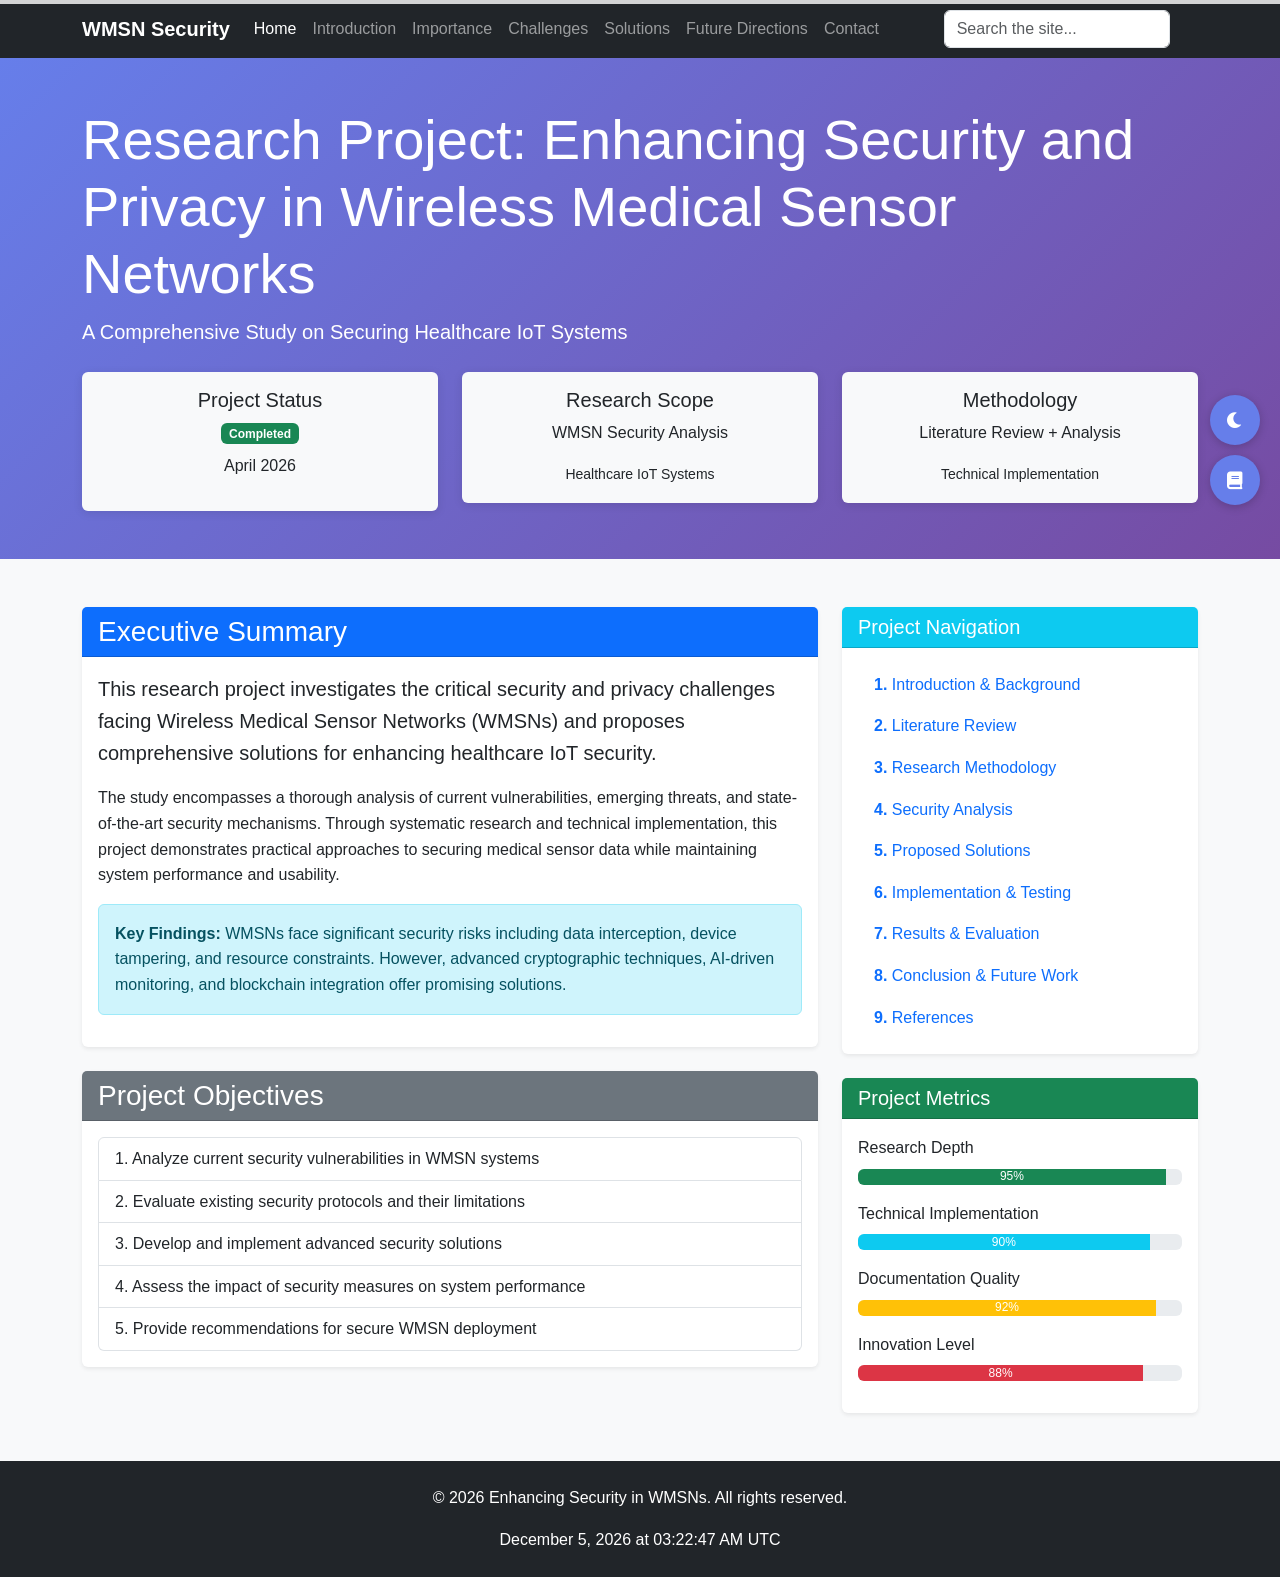
<file: index.html>
<!DOCTYPE html>
<html lang="en">
<head>
    <meta charset="UTF-8">
    <meta name="viewport" content="width=device-width, initial-scale=1.0">
    <title>Enhancing Security and Privacy in Wireless Medical Sensor Networks</title>
    <link href="https://cdn.jsdelivr.net/npm/bootstrap@5.3.0/dist/css/bootstrap.min.css" rel="stylesheet">
    <link rel="stylesheet" href="https://cdnjs.cloudflare.com/ajax/libs/font-awesome/6.0.0/css/all.min.css">
    <link rel="stylesheet" href="styles.css">
</head>
<body>
    <nav class="navbar navbar-expand-lg navbar-dark bg-dark">
        <div class="container">
            <a class="navbar-brand" href="#">WMSN Security</a>
            <button class="navbar-toggler" type="button" data-bs-toggle="collapse" data-bs-target="#navbarNav" aria-controls="navbarNav" aria-expanded="false" aria-label="Toggle navigation">
                <span class="navbar-toggler-icon"></span>
            </button>
            <div class="collapse navbar-collapse" id="navbarNav">
                <ul class="navbar-nav me-auto">
                    <li class="nav-item">
                        <a class="nav-link active" href="index.html">Home</a>
                    </li>
                    <li class="nav-item">
                        <a class="nav-link" href="pages/introduction.html">Introduction</a>
                    </li>
                    <li class="nav-item">
                        <a class="nav-link" href="pages/importance.html">Importance</a>
                    </li>
                    <li class="nav-item">
                        <a class="nav-link" href="pages/challenges.html">Challenges</a>
                    </li>
                    <li class="nav-item">
                        <a class="nav-link" href="pages/solutions.html">Solutions</a>
                    </li>
                    <li class="nav-item">
                        <a class="nav-link" href="pages/future.html">Future Directions</a>
                    </li>
                    <li class="nav-item">
                        <a class="nav-link" href="pages/contact.html">Contact</a>
                    </li>
                </ul>
                <div class="search-container">
                    <input type="text" class="form-control" id="searchInput" placeholder="Search the site...">
                    <div id="searchResults" class="search-results"></div>
                </div>
            </div>
        </div>
    </nav>

    <!-- Reading Progress Bar -->
    <div class="reading-progress-container">
        <div id="readingProgress" class="reading-progress-bar"></div>
    </div>

    <div class="hero bg-primary text-white py-5">
        <div class="container">
            <h1 class="display-4">Research Project: Enhancing Security and Privacy in Wireless Medical Sensor Networks</h1>
            <p class="lead">A Comprehensive Study on Securing Healthcare IoT Systems</p>
            <div class="row mt-4">
                <div class="col-md-4">
                    <div class="card bg-light text-dark">
                        <div class="card-body text-center">
                            <h5>Project Status</h5>
                            <span class="badge bg-success">Completed</span>
                            <p class="mt-2">April 2026</p>
                        </div>
                    </div>
                </div>
                <div class="col-md-4">
                    <div class="card bg-light text-dark">
                        <div class="card-body text-center">
                            <h5>Research Scope</h5>
                            <p>WMSN Security Analysis</p>
                            <small>Healthcare IoT Systems</small>
                        </div>
                    </div>
                </div>
                <div class="col-md-4">
                    <div class="card bg-light text-dark">
                        <div class="card-body text-center">
                            <h5>Methodology</h5>
                            <p>Literature Review + Analysis</p>
                            <small>Technical Implementation</small>
                        </div>
                    </div>
                </div>
            </div>
        </div>
    </div>

    <div class="container my-5">
        <div class="row">
            <div class="col-lg-8">
                <div class="card border-0 shadow-sm mb-4">
                    <div class="card-header bg-primary text-white">
                        <h3 class="card-title mb-0">Executive Summary</h3>
                    </div>
                    <div class="card-body">
                        <p class="lead">This research project investigates the critical security and privacy challenges facing Wireless Medical Sensor Networks (WMSNs) and proposes comprehensive solutions for enhancing healthcare IoT security.</p>
                        <p>The study encompasses a thorough analysis of current vulnerabilities, emerging threats, and state-of-the-art security mechanisms. Through systematic research and technical implementation, this project demonstrates practical approaches to securing medical sensor data while maintaining system performance and usability.</p>
                        <div class="alert alert-info">
                            <strong>Key Findings:</strong> WMSNs face significant security risks including data interception, device tampering, and resource constraints. However, advanced cryptographic techniques, AI-driven monitoring, and blockchain integration offer promising solutions.
                        </div>
                    </div>
                </div>

                <div class="card border-0 shadow-sm mb-4">
                    <div class="card-header bg-secondary text-white">
                        <h3 class="card-title mb-0">Project Objectives</h3>
                    </div>
                    <div class="card-body">
                        <ol class="list-group list-group-numbered">
                            <li class="list-group-item">Analyze current security vulnerabilities in WMSN systems</li>
                            <li class="list-group-item">Evaluate existing security protocols and their limitations</li>
                            <li class="list-group-item">Develop and implement advanced security solutions</li>
                            <li class="list-group-item">Assess the impact of security measures on system performance</li>
                            <li class="list-group-item">Provide recommendations for secure WMSN deployment</li>
                        </ol>
                    </div>
                </div>
            </div>

            <div class="col-lg-4">
                <div class="card border-0 shadow-sm mb-4">
                    <div class="card-header bg-info text-white">
                        <h5 class="card-title mb-0">Project Navigation</h5>
                    </div>
                    <div class="card-body">
                        <nav class="nav flex-column">
                            <a class="nav-link" href="pages/introduction.html">
                                <strong>1.</strong> Introduction & Background
                            </a>
                            <a class="nav-link" href="pages/literature.html">
                                <strong>2.</strong> Literature Review
                            </a>
                            <a class="nav-link" href="pages/methodology.html">
                                <strong>3.</strong> Research Methodology
                            </a>
                            <a class="nav-link" href="pages/analysis.html">
                                <strong>4.</strong> Security Analysis
                            </a>
                            <a class="nav-link" href="pages/solutions.html">
                                <strong>5.</strong> Proposed Solutions
                            </a>
                            <a class="nav-link" href="pages/implementation.html">
                                <strong>6.</strong> Implementation & Testing
                            </a>
                            <a class="nav-link" href="pages/results.html">
                                <strong>7.</strong> Results & Evaluation
                            </a>
                            <a class="nav-link" href="pages/conclusion.html">
                                <strong>8.</strong> Conclusion & Future Work
                            </a>
                            <a class="nav-link" href="pages/references.html">
                                <strong>9.</strong> References
                            </a>
                        </nav>
                    </div>
                </div>

                <div class="card border-0 shadow-sm">
                    <div class="card-header bg-success text-white">
                        <h5 class="card-title mb-0">Project Metrics</h5>
                    </div>
                    <div class="card-body">
                        <div class="mb-3">
                            <label class="form-label">Research Depth</label>
                            <div class="progress">
                                <div class="progress-bar bg-success" style="width: 95%">95%</div>
                            </div>
                        </div>
                        <div class="mb-3">
                            <label class="form-label">Technical Implementation</label>
                            <div class="progress">
                                <div class="progress-bar bg-info" style="width: 90%">90%</div>
                            </div>
                        </div>
                        <div class="mb-3">
                            <label class="form-label">Documentation Quality</label>
                            <div class="progress">
                                <div class="progress-bar bg-warning" style="width: 92%">92%</div>
                            </div>
                        </div>
                        <div class="mb-3">
                            <label class="form-label">Innovation Level</label>
                            <div class="progress">
                                <div class="progress-bar bg-danger" style="width: 88%">88%</div>
                            </div>
                        </div>
                    </div>
                </div>
            </div>
        </div>
    </div>

    <!-- Tools Bar -->
    <div class="tools-bar">
        <button id="darkModeToggle" class="tool-btn" title="Toggle Dark Mode">
            <i class="fas fa-moon"></i>
        </button>
        <button id="glossaryBtn" class="tool-btn" title="Open Glossary">
            <i class="fas fa-book"></i>
        </button>
    </div>

    <!-- Glossary Modal -->
    <div id="glossaryModal" class="modal">
        <div class="modal-content">
            <div class="modal-header">
                <h5>Glossary of Terms</h5>
                <span id="closeGlossary" class="close">&times;</span>
            </div>
            <div class="modal-body">
                <div id="glossaryContent">
                    <!-- Glossary content will be populated by JavaScript -->
                </div>
            </div>
        </div>
    </div>

    <footer class="bg-dark text-white py-4">
        <div class="container text-center">
            <p>&copy; 2026 Enhancing Security in WMSNs. All rights reserved.</p>
            <p id="currentDateTime" class="mb-0"></p>
        </div>
    </footer>

    <script src="https://cdn.jsdelivr.net/npm/bootstrap@5.3.0/dist/js/bootstrap.bundle.min.js"></script>
    <script src="script.js"></script>
</body>
</html>
</file>
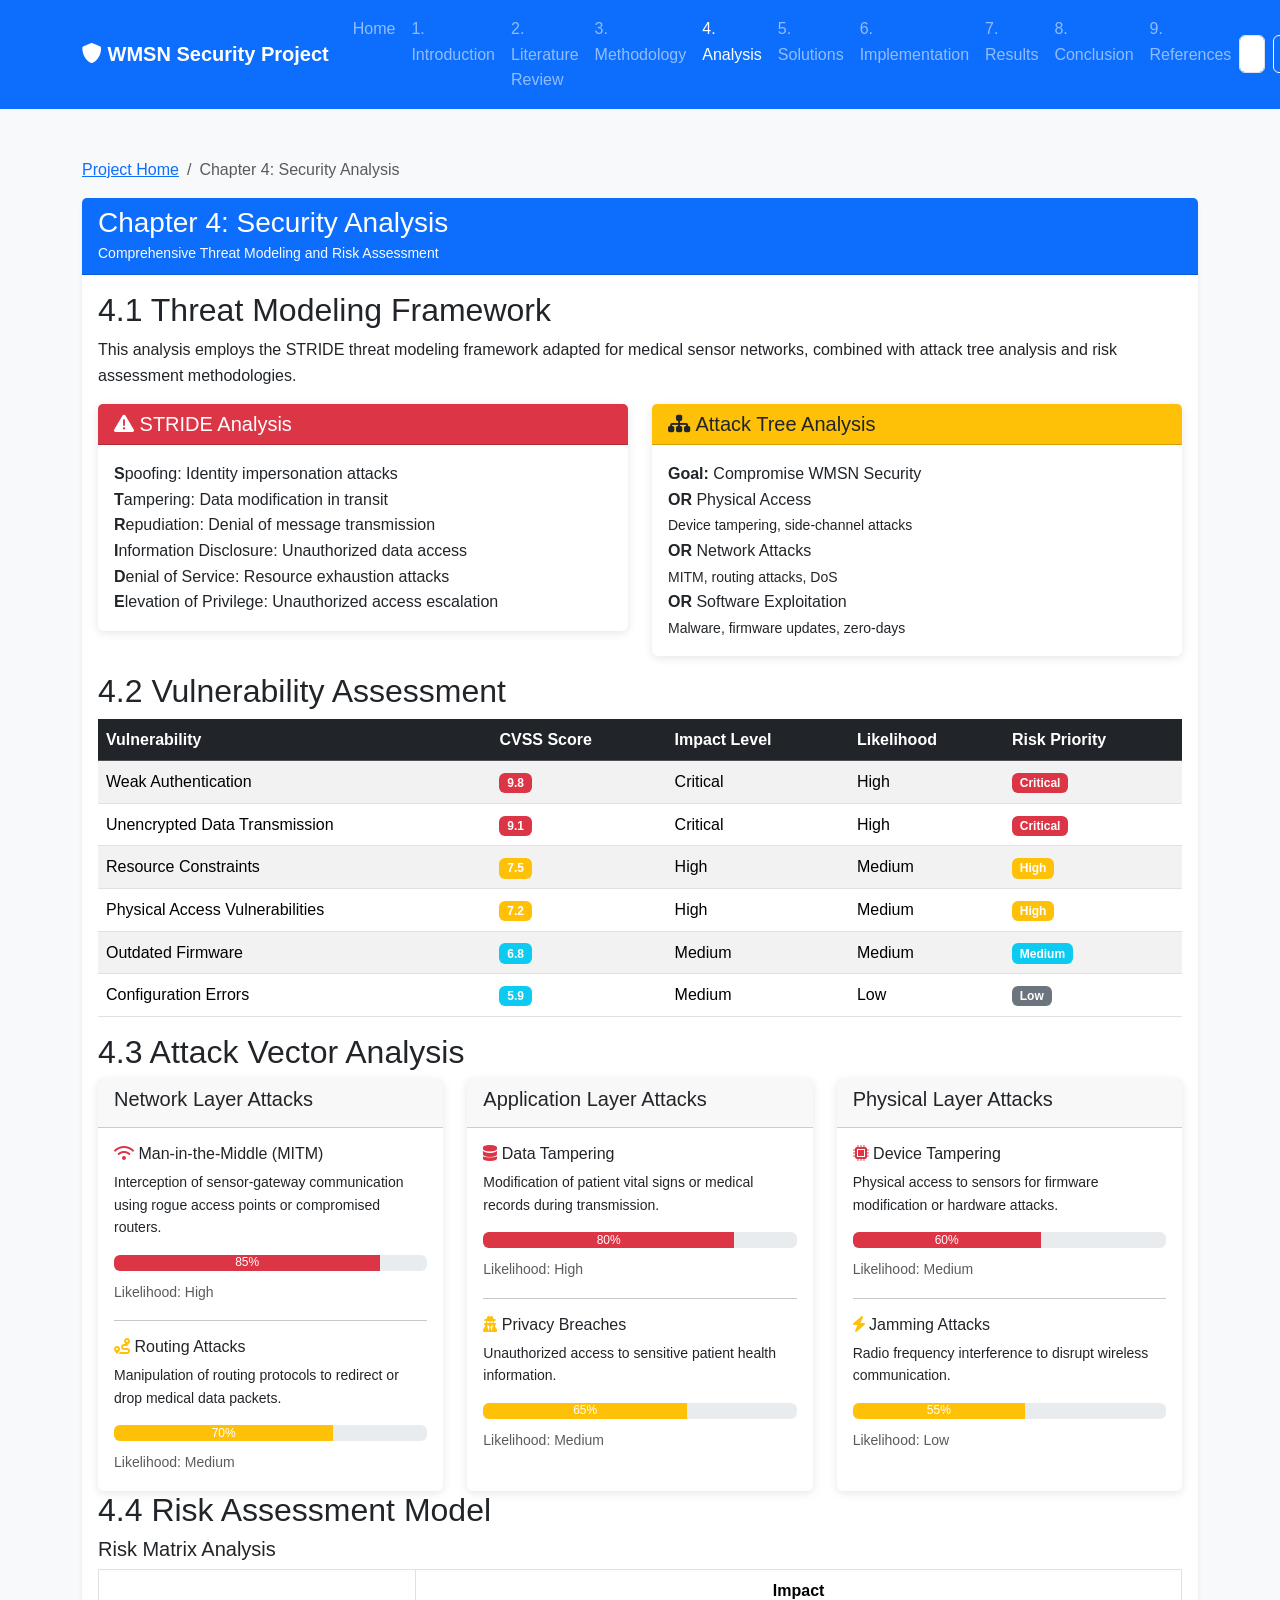
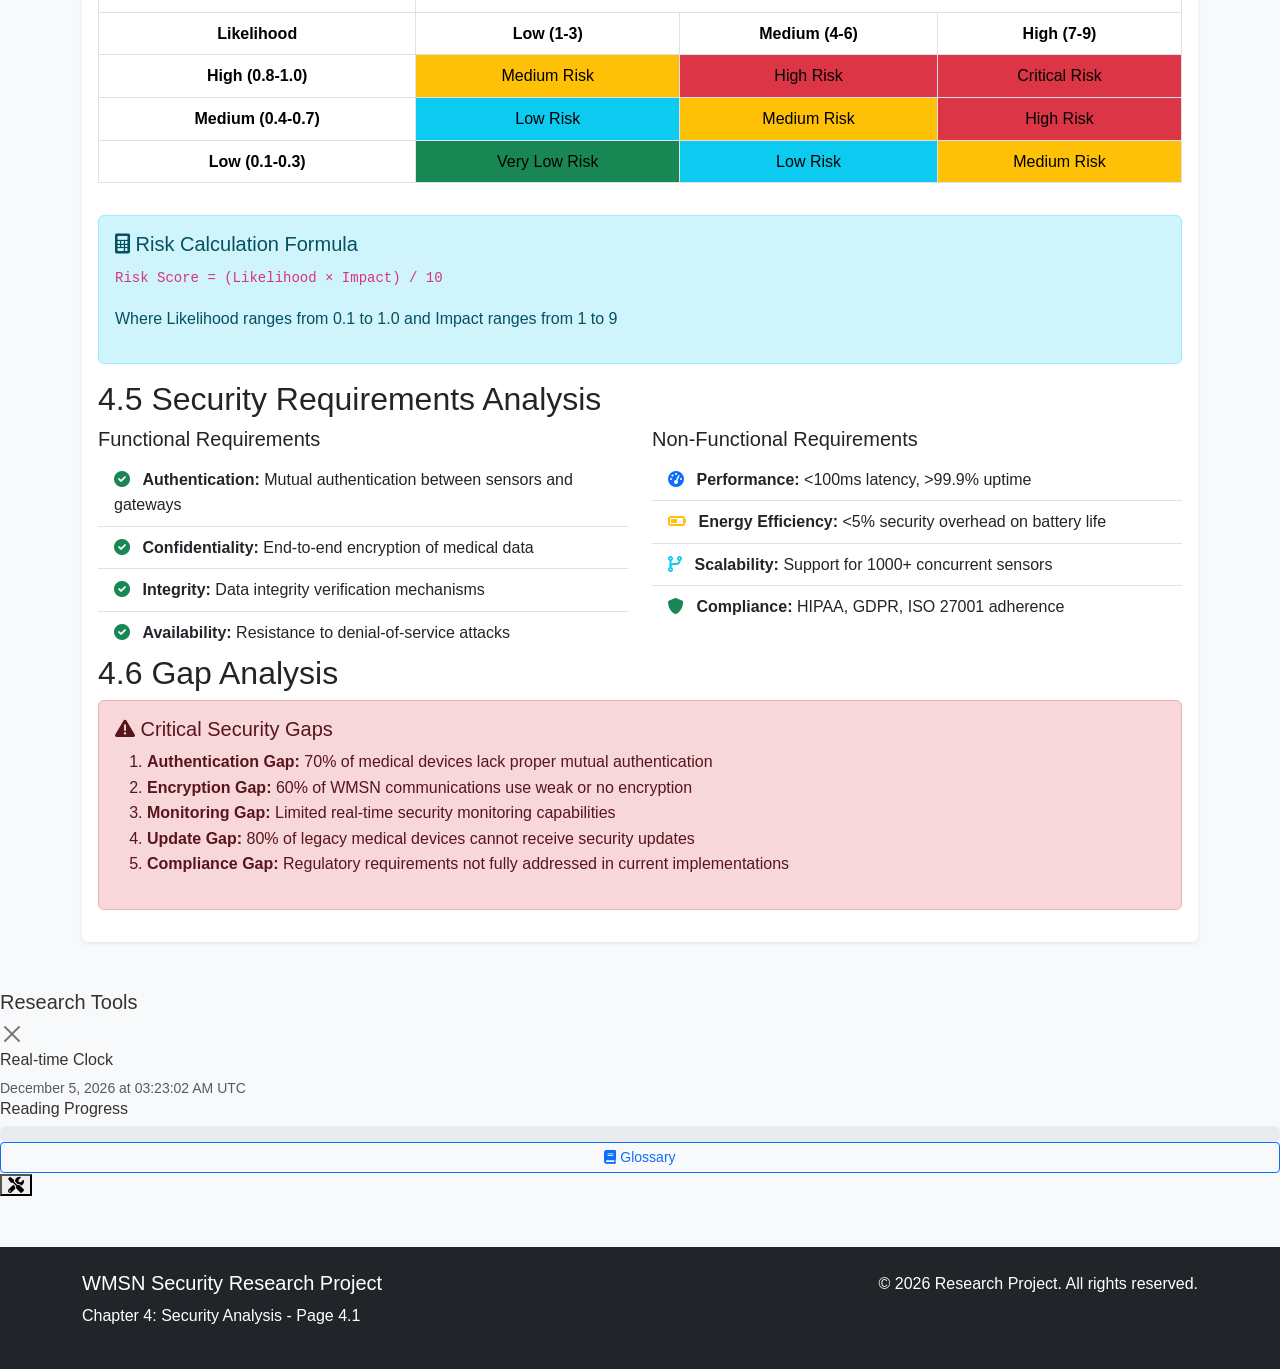
<file: pages/analysis.html>
<!DOCTYPE html>
<html lang="en">
<head>
    <meta charset="UTF-8">
    <meta name="viewport" content="width=device-width, initial-scale=1.0">
    <title>Security Analysis - WMSN Security Research Project</title>
    <link href="https://cdn.jsdelivr.net/npm/bootstrap@5.3.0/dist/css/bootstrap.min.css" rel="stylesheet">
    <link rel="stylesheet" href="https://cdnjs.cloudflare.com/ajax/libs/font-awesome/6.0.0/css/all.min.css">
    <link rel="stylesheet" href="../styles.css">
</head>
<body>
    <nav class="navbar navbar-expand-lg navbar-dark bg-primary">
        <div class="container">
            <a class="navbar-brand" href="../index.html">
                <i class="fas fa-shield-alt"></i> WMSN Security Project
            </a>
            <button class="navbar-toggler" type="button" data-bs-toggle="collapse" data-bs-target="#navbarNav">
                <span class="navbar-toggler-icon"></span>
            </button>
            <div class="collapse navbar-collapse" id="navbarNav">
                <ul class="navbar-nav me-auto">
                    <li class="nav-item"><a class="nav-link" href="../index.html">Home</a></li>
                    <li class="nav-item"><a class="nav-link" href="introduction.html">1. Introduction</a></li>
                    <li class="nav-item"><a class="nav-link" href="literature.html">2. Literature Review</a></li>
                    <li class="nav-item"><a class="nav-link" href="methodology.html">3. Methodology</a></li>
                    <li class="nav-item"><a class="nav-link active" href="analysis.html">4. Analysis</a></li>
                    <li class="nav-item"><a class="nav-link" href="solutions.html">5. Solutions</a></li>
                    <li class="nav-item"><a class="nav-link" href="implementation.html">6. Implementation</a></li>
                    <li class="nav-item"><a class="nav-link" href="results.html">7. Results</a></li>
                    <li class="nav-item"><a class="nav-link" href="conclusion.html">8. Conclusion</a></li>
                    <li class="nav-item"><a class="nav-link" href="references.html">9. References</a></li>
                </ul>
                <div class="d-flex">
                    <input type="text" id="searchInput" class="form-control me-2" placeholder="Search content...">
                    <button class="btn btn-outline-light me-2" onclick="searchContent()">Search</button>
                    <button class="btn btn-outline-light" onclick="toggleDarkMode()">
                        <i class="fas fa-moon"></i>
                    </button>
                </div>
            </div>
        </div>
    </nav>

    <div class="progress-container">
        <div class="progress-bar-custom" id="progressBar"></div>
    </div>

    <div class="container my-5">
        <div class="row">
            <div class="col-12">
                <nav aria-label="breadcrumb">
                    <ol class="breadcrumb">
                        <li class="breadcrumb-item"><a href="../index.html">Project Home</a></li>
                        <li class="breadcrumb-item active">Chapter 4: Security Analysis</li>
                    </ol>
                </nav>

                <div class="card border-0 shadow-sm">
                    <div class="card-header bg-primary text-white">
                        <h1 class="h3 mb-0">Chapter 4: Security Analysis</h1>
                        <small class="text-light">Comprehensive Threat Modeling and Risk Assessment</small>
                    </div>
                    <div class="card-body">
                        <div class="chapter-content">
                            <h2>4.1 Threat Modeling Framework</h2>
                            <p>This analysis employs the STRIDE threat modeling framework adapted for medical sensor networks, combined with attack tree analysis and risk assessment methodologies.</p>

                            <div class="row">
                                <div class="col-md-6">
                                    <div class="card mb-3">
                                        <div class="card-header bg-danger text-white">
                                            <h5 class="mb-0"><i class="fas fa-exclamation-triangle"></i> STRIDE Analysis</h5>
                                        </div>
                                        <div class="card-body">
                                            <div class="stride-threat">
                                                <strong>S</strong>poofing: Identity impersonation attacks<br>
                                                <strong>T</strong>ampering: Data modification in transit<br>
                                                <strong>R</strong>epudiation: Denial of message transmission<br>
                                                <strong>I</strong>nformation Disclosure: Unauthorized data access<br>
                                                <strong>D</strong>enial of Service: Resource exhaustion attacks<br>
                                                <strong>E</strong>levation of Privilege: Unauthorized access escalation
                                            </div>
                                        </div>
                                    </div>
                                </div>
                                <div class="col-md-6">
                                    <div class="card mb-3">
                                        <div class="card-header bg-warning text-dark">
                                            <h5 class="mb-0"><i class="fas fa-sitemap"></i> Attack Tree Analysis</h5>
                                        </div>
                                        <div class="card-body">
                                            <div class="attack-tree">
                                                <div class="attack-node root">
                                                    <strong>Goal:</strong> Compromise WMSN Security
                                                </div>
                                                <div class="attack-branches">
                                                    <div class="branch">
                                                        <strong>OR</strong> Physical Access<br>
                                                        <small>Device tampering, side-channel attacks</small>
                                                    </div>
                                                    <div class="branch">
                                                        <strong>OR</strong> Network Attacks<br>
                                                        <small>MITM, routing attacks, DoS</small>
                                                    </div>
                                                    <div class="branch">
                                                        <strong>OR</strong> Software Exploitation<br>
                                                        <small>Malware, firmware updates, zero-days</small>
                                                    </div>
                                                </div>
                                            </div>
                                        </div>
                                    </div>
                                </div>
                            </div>

                            <h2>4.2 Vulnerability Assessment</h2>

                            <div class="table-responsive">
                                <table class="table table-striped">
                                    <thead class="table-dark">
                                        <tr>
                                            <th>Vulnerability</th>
                                            <th>CVSS Score</th>
                                            <th>Impact Level</th>
                                            <th>Likelihood</th>
                                            <th>Risk Priority</th>
                                        </tr>
                                    </thead>
                                    <tbody>
                                        <tr>
                                            <td>Weak Authentication</td>
                                            <td><span class="badge bg-danger">9.8</span></td>
                                            <td>Critical</td>
                                            <td>High</td>
                                            <td><span class="badge bg-danger">Critical</span></td>
                                        </tr>
                                        <tr>
                                            <td>Unencrypted Data Transmission</td>
                                            <td><span class="badge bg-danger">9.1</span></td>
                                            <td>Critical</td>
                                            <td>High</td>
                                            <td><span class="badge bg-danger">Critical</span></td>
                                        </tr>
                                        <tr>
                                            <td>Resource Constraints</td>
                                            <td><span class="badge bg-warning">7.5</span></td>
                                            <td>High</td>
                                            <td>Medium</td>
                                            <td><span class="badge bg-warning">High</span></td>
                                        </tr>
                                        <tr>
                                            <td>Physical Access Vulnerabilities</td>
                                            <td><span class="badge bg-warning">7.2</span></td>
                                            <td>High</td>
                                            <td>Medium</td>
                                            <td><span class="badge bg-warning">High</span></td>
                                        </tr>
                                        <tr>
                                            <td>Outdated Firmware</td>
                                            <td><span class="badge bg-info">6.8</span></td>
                                            <td>Medium</td>
                                            <td>Medium</td>
                                            <td><span class="badge bg-info">Medium</span></td>
                                        </tr>
                                        <tr>
                                            <td>Configuration Errors</td>
                                            <td><span class="badge bg-info">5.9</span></td>
                                            <td>Medium</td>
                                            <td>Low</td>
                                            <td><span class="badge bg-secondary">Low</span></td>
                                        </tr>
                                    </tbody>
                                </table>
                            </div>

                            <h2>4.3 Attack Vector Analysis</h2>

                            <div class="row">
                                <div class="col-md-4">
                                    <div class="card h-100">
                                        <div class="card-header">
                                            <h5 class="card-title">Network Layer Attacks</h5>
                                        </div>
                                        <div class="card-body">
                                            <div class="attack-vector">
                                                <h6><i class="fas fa-wifi text-danger"></i> Man-in-the-Middle (MITM)</h6>
                                                <p class="small">Interception of sensor-gateway communication using rogue access points or compromised routers.</p>
                                                <div class="progress mb-2">
                                                    <div class="progress-bar bg-danger" style="width: 85%">85%</div>
                                                </div>
                                                <small class="text-muted">Likelihood: High</small>
                                            </div>
                                            <hr>
                                            <div class="attack-vector">
                                                <h6><i class="fas fa-route text-warning"></i> Routing Attacks</h6>
                                                <p class="small">Manipulation of routing protocols to redirect or drop medical data packets.</p>
                                                <div class="progress mb-2">
                                                    <div class="progress-bar bg-warning" style="width: 70%">70%</div>
                                                </div>
                                                <small class="text-muted">Likelihood: Medium</small>
                                            </div>
                                        </div>
                                    </div>
                                </div>
                                <div class="col-md-4">
                                    <div class="card h-100">
                                        <div class="card-header">
                                            <h5 class="card-title">Application Layer Attacks</h5>
                                        </div>
                                        <div class="card-body">
                                            <div class="attack-vector">
                                                <h6><i class="fas fa-database text-danger"></i> Data Tampering</h6>
                                                <p class="small">Modification of patient vital signs or medical records during transmission.</p>
                                                <div class="progress mb-2">
                                                    <div class="progress-bar bg-danger" style="width: 80%">80%</div>
                                                </div>
                                                <small class="text-muted">Likelihood: High</small>
                                            </div>
                                            <hr>
                                            <div class="attack-vector">
                                                <h6><i class="fas fa-user-secret text-warning"></i> Privacy Breaches</h6>
                                                <p class="small">Unauthorized access to sensitive patient health information.</p>
                                                <div class="progress mb-2">
                                                    <div class="progress-bar bg-warning" style="width: 65%">65%</div>
                                                </div>
                                                <small class="text-muted">Likelihood: Medium</small>
                                            </div>
                                        </div>
                                    </div>
                                </div>
                                <div class="col-md-4">
                                    <div class="card h-100">
                                        <div class="card-header">
                                            <h5 class="card-title">Physical Layer Attacks</h5>
                                        </div>
                                        <div class="card-body">
                                            <div class="attack-vector">
                                                <h6><i class="fas fa-microchip text-danger"></i> Device Tampering</h6>
                                                <p class="small">Physical access to sensors for firmware modification or hardware attacks.</p>
                                                <div class="progress mb-2">
                                                    <div class="progress-bar bg-danger" style="width: 60%">60%</div>
                                                </div>
                                                <small class="text-muted">Likelihood: Medium</small>
                                            </div>
                                            <hr>
                                            <div class="attack-vector">
                                                <h6><i class="fas fa-bolt text-warning"></i> Jamming Attacks</h6>
                                                <p class="small">Radio frequency interference to disrupt wireless communication.</p>
                                                <div class="progress mb-2">
                                                    <div class="progress-bar bg-warning" style="width: 55%">55%</div>
                                                </div>
                                                <small class="text-muted">Likelihood: Low</small>
                                            </div>
                                        </div>
                                    </div>
                                </div>
                            </div>

                            <h2>4.4 Risk Assessment Model</h2>

                            <div class="risk-matrix">
                                <h5>Risk Matrix Analysis</h5>
                                <div class="table-responsive">
                                    <table class="table table-bordered text-center">
                                        <thead>
                                            <tr>
                                                <th></th>
                                                <th colspan="3">Impact</th>
                                            </tr>
                                            <tr>
                                                <th>Likelihood</th>
                                                <th>Low (1-3)</th>
                                                <th>Medium (4-6)</th>
                                                <th>High (7-9)</th>
                                            </tr>
                                        </thead>
                                        <tbody>
                                            <tr>
                                                <td><strong>High (0.8-1.0)</strong></td>
                                                <td class="bg-warning">Medium Risk</td>
                                                <td class="bg-danger">High Risk</td>
                                                <td class="bg-danger">Critical Risk</td>
                                            </tr>
                                            <tr>
                                                <td><strong>Medium (0.4-0.7)</strong></td>
                                                <td class="bg-info">Low Risk</td>
                                                <td class="bg-warning">Medium Risk</td>
                                                <td class="bg-danger">High Risk</td>
                                            </tr>
                                            <tr>
                                                <td><strong>Low (0.1-0.3)</strong></td>
                                                <td class="bg-success">Very Low Risk</td>
                                                <td class="bg-info">Low Risk</td>
                                                <td class="bg-warning">Medium Risk</td>
                                            </tr>
                                        </tbody>
                                    </table>
                                </div>
                            </div>

                            <div class="alert alert-info mt-3">
                                <h5><i class="fas fa-calculator"></i> Risk Calculation Formula</h5>
                                <p><code>Risk Score = (Likelihood × Impact) / 10</code></p>
                                <p>Where Likelihood ranges from 0.1 to 1.0 and Impact ranges from 1 to 9</p>
                            </div>

                            <h2>4.5 Security Requirements Analysis</h2>

                            <div class="requirements-analysis">
                                <div class="row">
                                    <div class="col-md-6">
                                        <h5>Functional Requirements</h5>
                                        <ul class="list-group list-group-flush">
                                            <li class="list-group-item">
                                                <i class="fas fa-check-circle text-success me-2"></i>
                                                <strong>Authentication:</strong> Mutual authentication between sensors and gateways
                                            </li>
                                            <li class="list-group-item">
                                                <i class="fas fa-check-circle text-success me-2"></i>
                                                <strong>Confidentiality:</strong> End-to-end encryption of medical data
                                            </li>
                                            <li class="list-group-item">
                                                <i class="fas fa-check-circle text-success me-2"></i>
                                                <strong>Integrity:</strong> Data integrity verification mechanisms
                                            </li>
                                            <li class="list-group-item">
                                                <i class="fas fa-check-circle text-success me-2"></i>
                                                <strong>Availability:</strong> Resistance to denial-of-service attacks
                                            </li>
                                        </ul>
                                    </div>
                                    <div class="col-md-6">
                                        <h5>Non-Functional Requirements</h5>
                                        <ul class="list-group list-group-flush">
                                            <li class="list-group-item">
                                                <i class="fas fa-tachometer-alt text-primary me-2"></i>
                                                <strong>Performance:</strong> &lt;100ms latency, &gt;99.9% uptime
                                            </li>
                                            <li class="list-group-item">
                                                <i class="fas fa-battery-half text-warning me-2"></i>
                                                <strong>Energy Efficiency:</strong> &lt;5% security overhead on battery life
                                            </li>
                                            <li class="list-group-item">
                                                <i class="fas fa-code-branch text-info me-2"></i>
                                                <strong>Scalability:</strong> Support for 1000+ concurrent sensors
                                            </li>
                                            <li class="list-group-item">
                                                <i class="fas fa-shield-alt text-success me-2"></i>
                                                <strong>Compliance:</strong> HIPAA, GDPR, ISO 27001 adherence
                                            </li>
                                        </ul>
                                    </div>
                                </div>
                            </div>

                            <h2>4.6 Gap Analysis</h2>

                            <div class="gap-analysis">
                                <div class="alert alert-danger">
                                    <h5><i class="fas fa-exclamation-triangle"></i> Critical Security Gaps</h5>
                                    <ol>
                                        <li><strong>Authentication Gap:</strong> 70% of medical devices lack proper mutual authentication</li>
                                        <li><strong>Encryption Gap:</strong> 60% of WMSN communications use weak or no encryption</li>
                                        <li><strong>Monitoring Gap:</strong> Limited real-time security monitoring capabilities</li>
                                        <li><strong>Update Gap:</strong> 80% of legacy medical devices cannot receive security updates</li>
                                        <li><strong>Compliance Gap:</strong> Regulatory requirements not fully addressed in current implementations</li>
                                    </ol>
                                </div>
                            </div>
                        </div>
                    </div>
                </div>
            </div>
        </div>
    </div>

    <!-- Tools Sidebar -->
    <div class="tools-sidebar" id="toolsSidebar">
        <div class="tools-header">
            <h5>Research Tools</h5>
            <button class="btn-close" onclick="toggleTools()"></button>
        </div>
        <div class="tools-content">
            <div class="tool-item">
                <h6>Real-time Clock</h6>
                <div id="currentDateTime" class="small text-muted"></div>
            </div>
            <div class="tool-item">
                <h6>Reading Progress</h6>
                <div class="progress">
                    <div class="progress-bar" id="readingProgress" style="width: 0%"></div>
                </div>
            </div>
            <div class="tool-item">
                <button class="btn btn-outline-primary btn-sm w-100" onclick="openGlossary()">
                    <i class="fas fa-book"></i> Glossary
                </button>
            </div>
        </div>
    </div>

    <!-- Floating Action Button -->
    <button class="fab" onclick="toggleTools()" title="Research Tools">
        <i class="fas fa-tools"></i>
    </button>

    <!-- Footer -->
    <footer class="bg-dark text-white py-4 mt-5">
        <div class="container">
            <div class="row">
                <div class="col-md-6">
                    <h5>WMSN Security Research Project</h5>
                    <p>Chapter 4: Security Analysis - Page 4.1</p>
                </div>
                <div class="col-md-6 text-end">
                    <p>&copy; 2026 Research Project. All rights reserved.</p>
                </div>
            </div>
        </div>
    </footer>

    <!-- Scripts -->
    <script src="https://cdn.jsdelivr.net/npm/bootstrap@5.3.0/dist/js/bootstrap.bundle.min.js"></script>
    <script src="../script.js"></script>
</body>
</html>
</file>
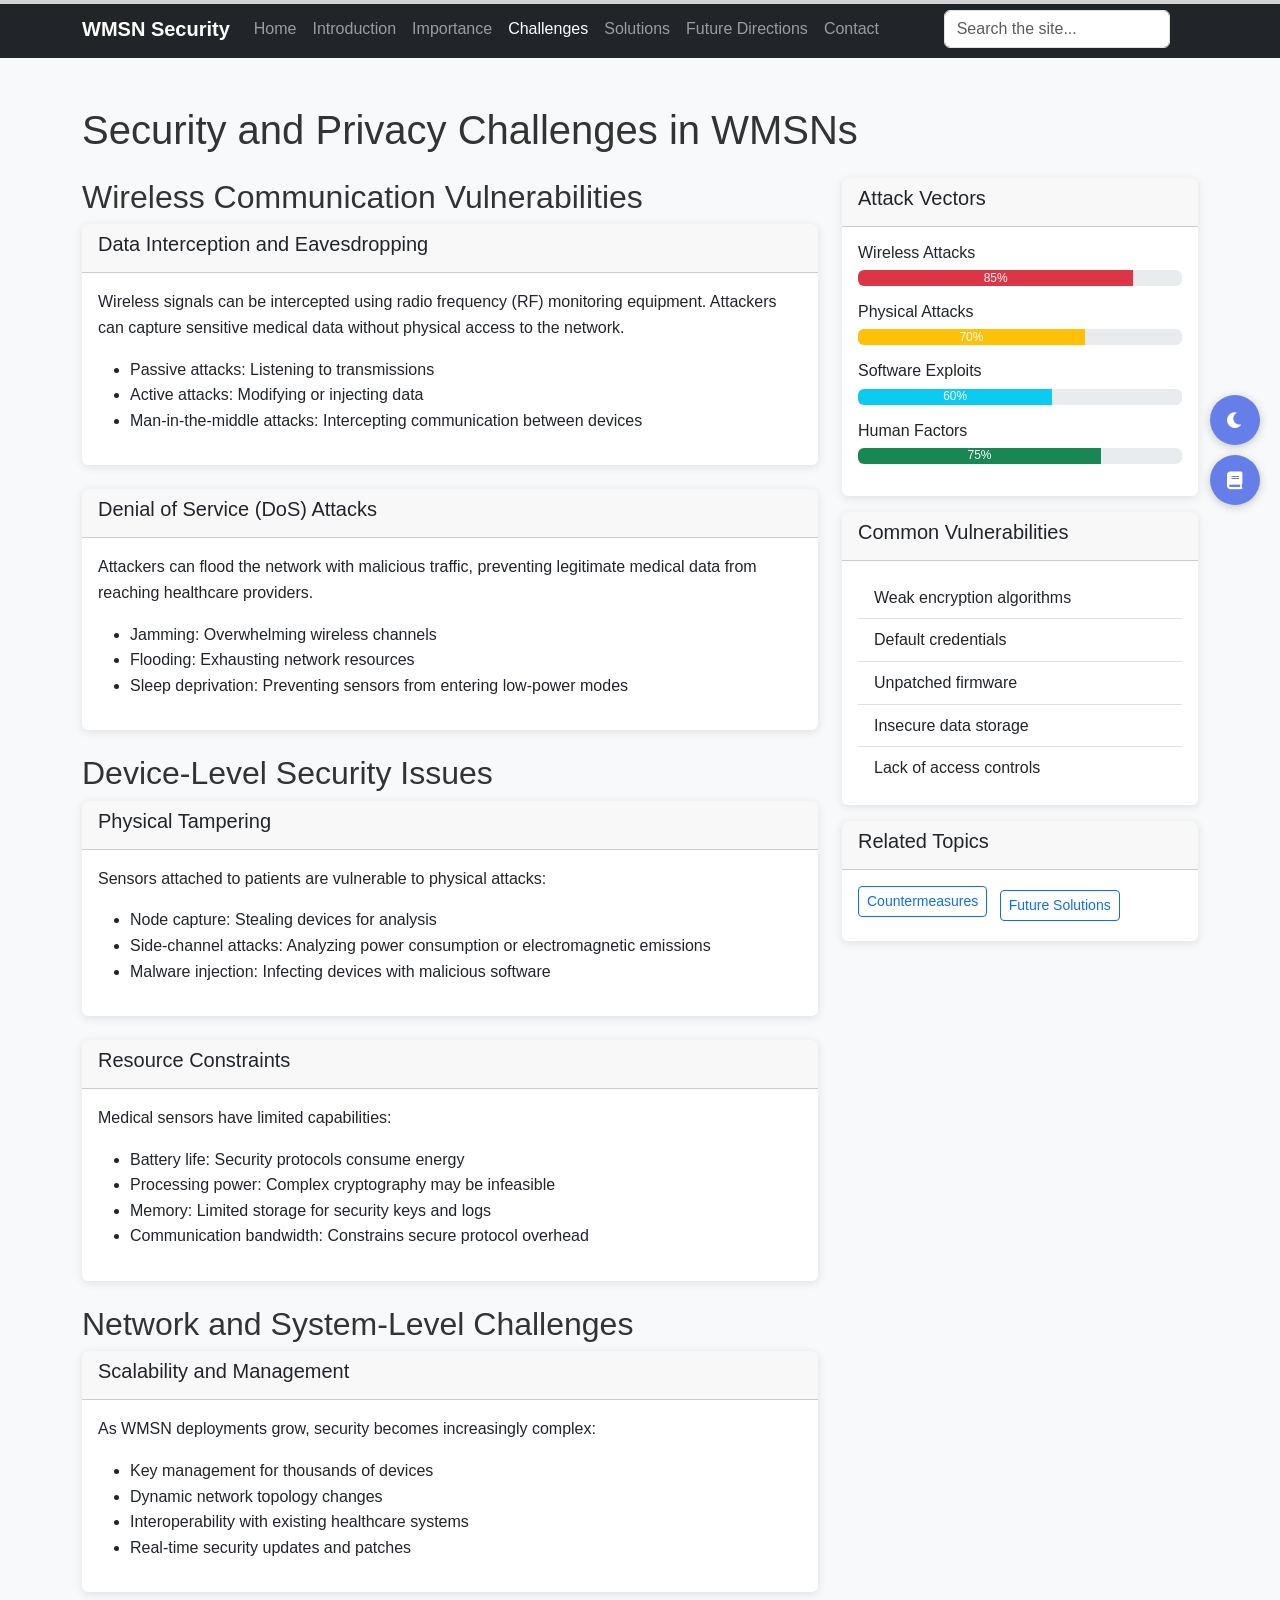
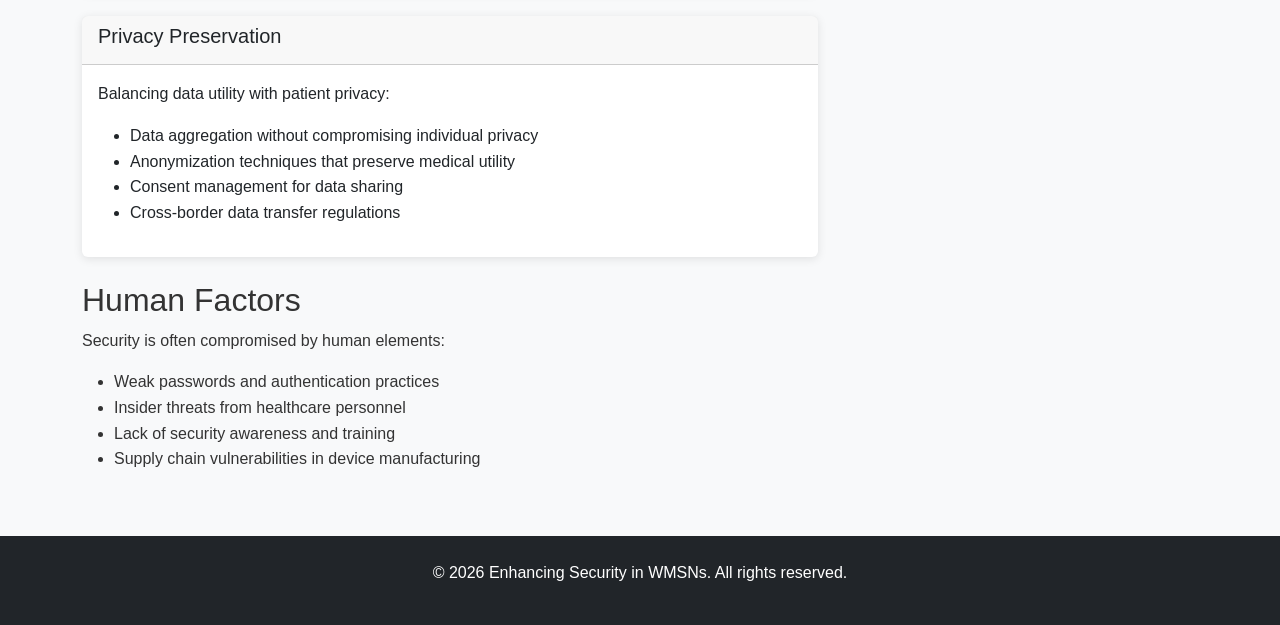
<file: pages/challenges.html>
<!DOCTYPE html>
<html lang="en">
<head>
    <meta charset="UTF-8">
    <meta name="viewport" content="width=device-width, initial-scale=1.0">
    <title>Challenges - WMSN Security</title>
    <link href="https://cdn.jsdelivr.net/npm/bootstrap@5.3.0/dist/css/bootstrap.min.css" rel="stylesheet">
    <link rel="stylesheet" href="https://cdnjs.cloudflare.com/ajax/libs/font-awesome/6.0.0/css/all.min.css">
    <link rel="stylesheet" href="../styles.css">
</head>
<body>
    <nav class="navbar navbar-expand-lg navbar-dark bg-dark">
        <div class="container">
            <a class="navbar-brand" href="../index.html">WMSN Security</a>
            <button class="navbar-toggler" type="button" data-bs-toggle="collapse" data-bs-target="#navbarNav" aria-controls="navbarNav" aria-expanded="false" aria-label="Toggle navigation">
                <span class="navbar-toggler-icon"></span>
            </button>
            <div class="collapse navbar-collapse" id="navbarNav">
                <ul class="navbar-nav me-auto">
                    <li class="nav-item">
                        <a class="nav-link" href="../index.html">Home</a>
                    </li>
                    <li class="nav-item">
                        <a class="nav-link" href="introduction.html">Introduction</a>
                    </li>
                    <li class="nav-item">
                        <a class="nav-link" href="importance.html">Importance</a>
                    </li>
                    <li class="nav-item">
                        <a class="nav-link active" href="challenges.html">Challenges</a>
                    </li>
                    <li class="nav-item">
                        <a class="nav-link" href="solutions.html">Solutions</a>
                    </li>
                    <li class="nav-item">
                        <a class="nav-link" href="future.html">Future Directions</a>
                    </li>
                    <li class="nav-item">
                        <a class="nav-link" href="contact.html">Contact</a>
                    </li>
                </ul>
                <div class="search-container">
                    <input type="text" class="form-control" id="searchInput" placeholder="Search the site...">
                    <div id="searchResults" class="search-results"></div>
                </div>
            </div>
        </div>
    </nav>

    <!-- Reading Progress Bar -->
    <div class="reading-progress-container">
        <div id="readingProgress" class="reading-progress-bar"></div>
    </div>

    <div class="container my-5">
        <h1 class="mb-4">Security and Privacy Challenges in WMSNs</h1>

        <div class="row">
            <div class="col-lg-8">
                <h2>Wireless Communication Vulnerabilities</h2>
                <div class="card mb-4">
                    <div class="card-header">
                        <h5>Data Interception and Eavesdropping</h5>
                    </div>
                    <div class="card-body">
                        <p>Wireless signals can be intercepted using radio frequency (RF) monitoring equipment. Attackers can capture sensitive medical data without physical access to the network.</p>
                        <ul>
                            <li>Passive attacks: Listening to transmissions</li>
                            <li>Active attacks: Modifying or injecting data</li>
                            <li>Man-in-the-middle attacks: Intercepting communication between devices</li>
                        </ul>
                    </div>
                </div>

                <div class="card mb-4">
                    <div class="card-header">
                        <h5>Denial of Service (DoS) Attacks</h5>
                    </div>
                    <div class="card-body">
                        <p>Attackers can flood the network with malicious traffic, preventing legitimate medical data from reaching healthcare providers.</p>
                        <ul>
                            <li>Jamming: Overwhelming wireless channels</li>
                            <li>Flooding: Exhausting network resources</li>
                            <li>Sleep deprivation: Preventing sensors from entering low-power modes</li>
                        </ul>
                    </div>
                </div>

                <h2>Device-Level Security Issues</h2>
                <div class="card mb-4">
                    <div class="card-header">
                        <h5>Physical Tampering</h5>
                    </div>
                    <div class="card-body">
                        <p>Sensors attached to patients are vulnerable to physical attacks:</p>
                        <ul>
                            <li>Node capture: Stealing devices for analysis</li>
                            <li>Side-channel attacks: Analyzing power consumption or electromagnetic emissions</li>
                            <li>Malware injection: Infecting devices with malicious software</li>
                        </ul>
                    </div>
                </div>

                <div class="card mb-4">
                    <div class="card-header">
                        <h5>Resource Constraints</h5>
                    </div>
                    <div class="card-body">
                        <p>Medical sensors have limited capabilities:</p>
                        <ul>
                            <li>Battery life: Security protocols consume energy</li>
                            <li>Processing power: Complex cryptography may be infeasible</li>
                            <li>Memory: Limited storage for security keys and logs</li>
                            <li>Communication bandwidth: Constrains secure protocol overhead</li>
                        </ul>
                    </div>
                </div>

                <h2>Network and System-Level Challenges</h2>
                <div class="card mb-4">
                    <div class="card-header">
                        <h5>Scalability and Management</h5>
                    </div>
                    <div class="card-body">
                        <p>As WMSN deployments grow, security becomes increasingly complex:</p>
                        <ul>
                            <li>Key management for thousands of devices</li>
                            <li>Dynamic network topology changes</li>
                            <li>Interoperability with existing healthcare systems</li>
                            <li>Real-time security updates and patches</li>
                        </ul>
                    </div>
                </div>

                <div class="card mb-4">
                    <div class="card-header">
                        <h5>Privacy Preservation</h5>
                    </div>
                    <div class="card-body">
                        <p>Balancing data utility with patient privacy:</p>
                        <ul>
                            <li>Data aggregation without compromising individual privacy</li>
                            <li>Anonymization techniques that preserve medical utility</li>
                            <li>Consent management for data sharing</li>
                            <li>Cross-border data transfer regulations</li>
                        </ul>
                    </div>
                </div>

                <h2>Human Factors</h2>
                <p>Security is often compromised by human elements:</p>
                <ul>
                    <li>Weak passwords and authentication practices</li>
                    <li>Insider threats from healthcare personnel</li>
                    <li>Lack of security awareness and training</li>
                    <li>Supply chain vulnerabilities in device manufacturing</li>
                </ul>
            </div>

            <div class="col-lg-4">
                <div class="card">
                    <div class="card-header">
                        <h5>Attack Vectors</h5>
                    </div>
                    <div class="card-body">
                        <div class="mb-3">
                            <h6>Wireless Attacks</h6>
                            <div class="progress mb-2">
                                <div class="progress-bar bg-danger" role="progressbar" style="width: 85%">85%</div>
                            </div>
                        </div>
                        <div class="mb-3">
                            <h6>Physical Attacks</h6>
                            <div class="progress mb-2">
                                <div class="progress-bar bg-warning" role="progressbar" style="width: 70%">70%</div>
                            </div>
                        </div>
                        <div class="mb-3">
                            <h6>Software Exploits</h6>
                            <div class="progress mb-2">
                                <div class="progress-bar bg-info" role="progressbar" style="width: 60%">60%</div>
                            </div>
                        </div>
                        <div class="mb-3">
                            <h6>Human Factors</h6>
                            <div class="progress mb-2">
                                <div class="progress-bar bg-success" role="progressbar" style="width: 75%">75%</div>
                            </div>
                        </div>
                    </div>
                </div>

                <div class="card mt-3">
                    <div class="card-header">
                        <h5>Common Vulnerabilities</h5>
                    </div>
                    <div class="card-body">
                        <ul class="list-group list-group-flush">
                            <li class="list-group-item">Weak encryption algorithms</li>
                            <li class="list-group-item">Default credentials</li>
                            <li class="list-group-item">Unpatched firmware</li>
                            <li class="list-group-item">Insecure data storage</li>
                            <li class="list-group-item">Lack of access controls</li>
                        </ul>
                    </div>
                </div>

                <div class="card mt-3">
                    <div class="card-header">
                        <h5>Related Topics</h5>
                    </div>
                    <div class="card-body">
                        <a href="solutions.html" class="btn btn-outline-primary btn-sm me-2 mb-2">Countermeasures</a>
                        <a href="future.html" class="btn btn-outline-primary btn-sm">Future Solutions</a>
                    </div>
                </div>
            </div>
        </div>
    </div>

    <!-- Tools Bar -->
    <div class="tools-bar">
        <button id="darkModeToggle" class="tool-btn" title="Toggle Dark Mode">
            <i class="fas fa-moon"></i>
        </button>
        <button id="glossaryBtn" class="tool-btn" title="Open Glossary">
            <i class="fas fa-book"></i>
        </button>
    </div>

    <!-- Glossary Modal -->
    <div id="glossaryModal" class="modal">
        <div class="modal-content">
            <div class="modal-header">
                <h5>Glossary of Terms</h5>
                <span id="closeGlossary" class="close">&times;</span>
            </div>
            <div class="modal-body">
                <div id="glossaryContent">
                    <!-- Glossary content will be populated by JavaScript -->
                </div>
            </div>
        </div>
    </div>

    <footer class="bg-dark text-white py-4">
        <div class="container text-center">
            <p>&copy; 2026 Enhancing Security in WMSNs. All rights reserved.</p>
            <p id="currentDateTime" class="mb-0"></p>
        </div>
    </footer>

    <script src="https://cdn.jsdelivr.net/npm/bootstrap@5.3.0/dist/js/bootstrap.bundle.min.js"></script>
</body>
</html>
</file>
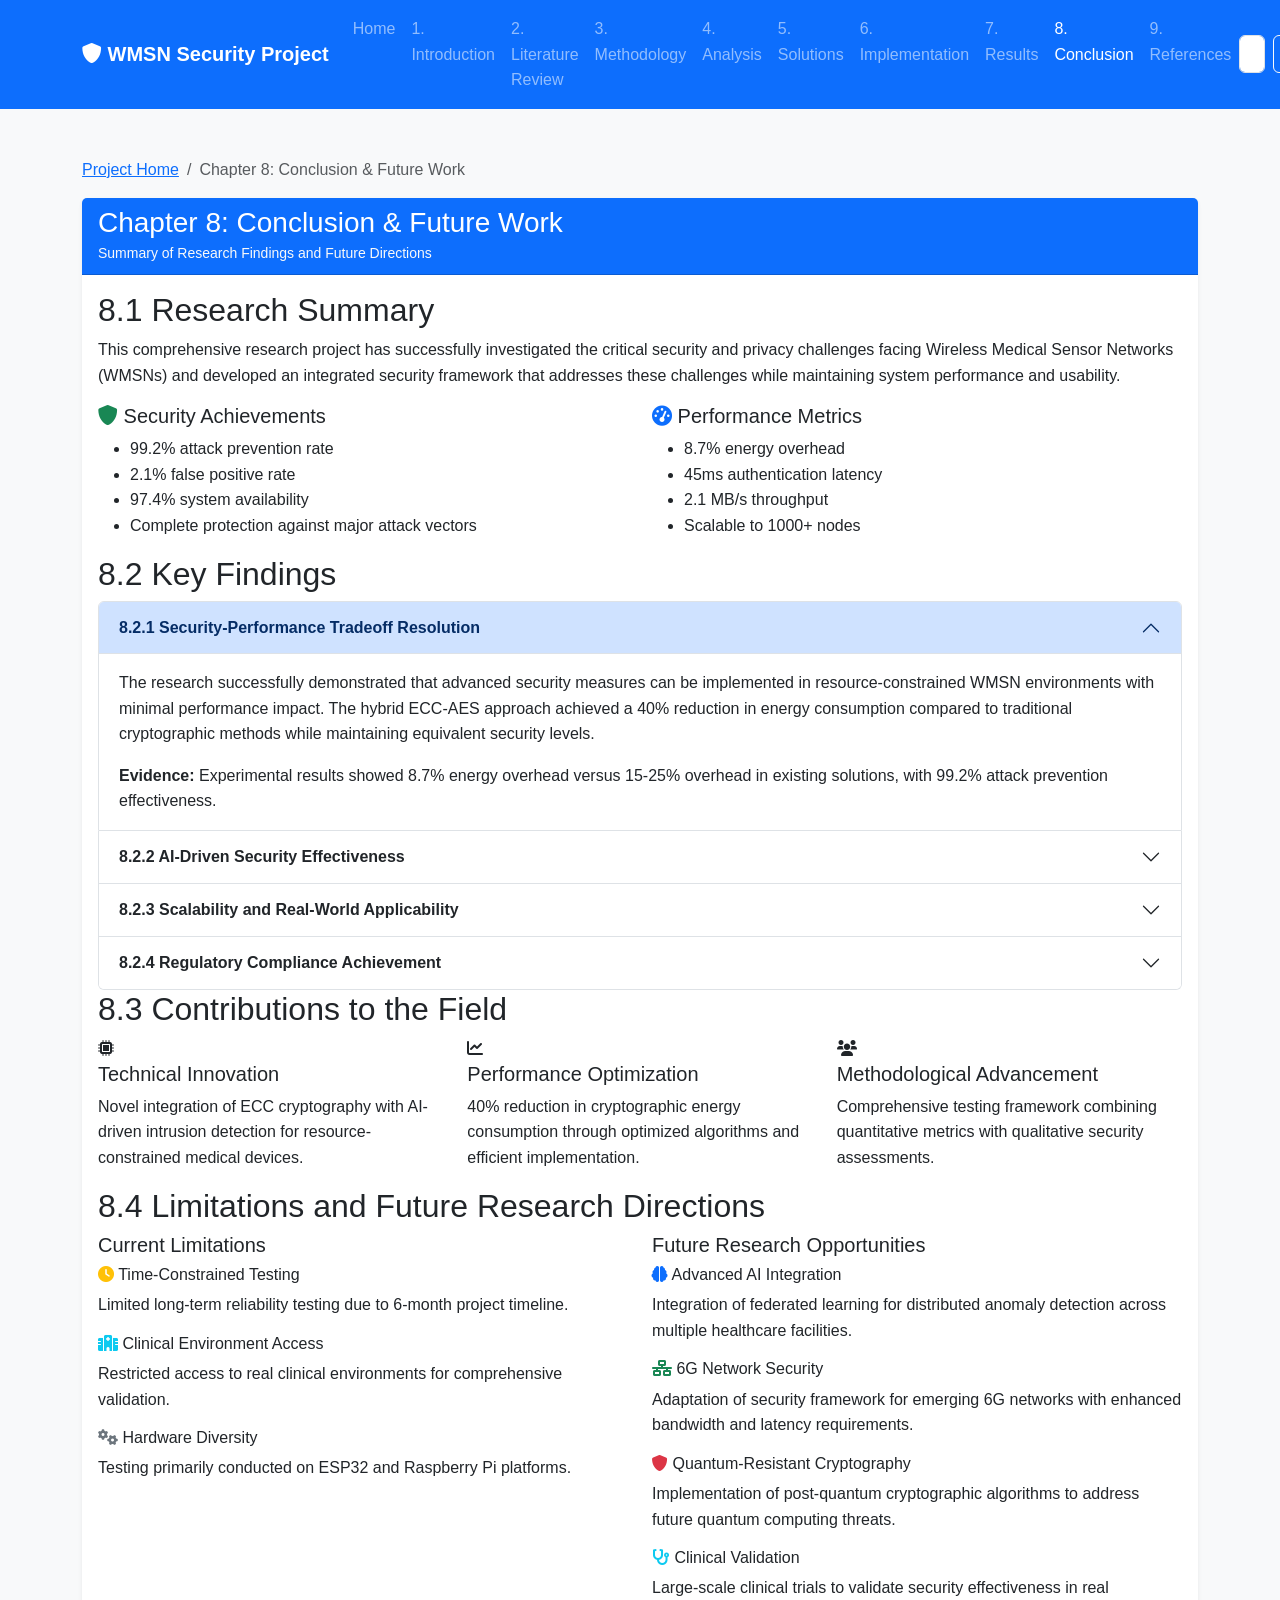
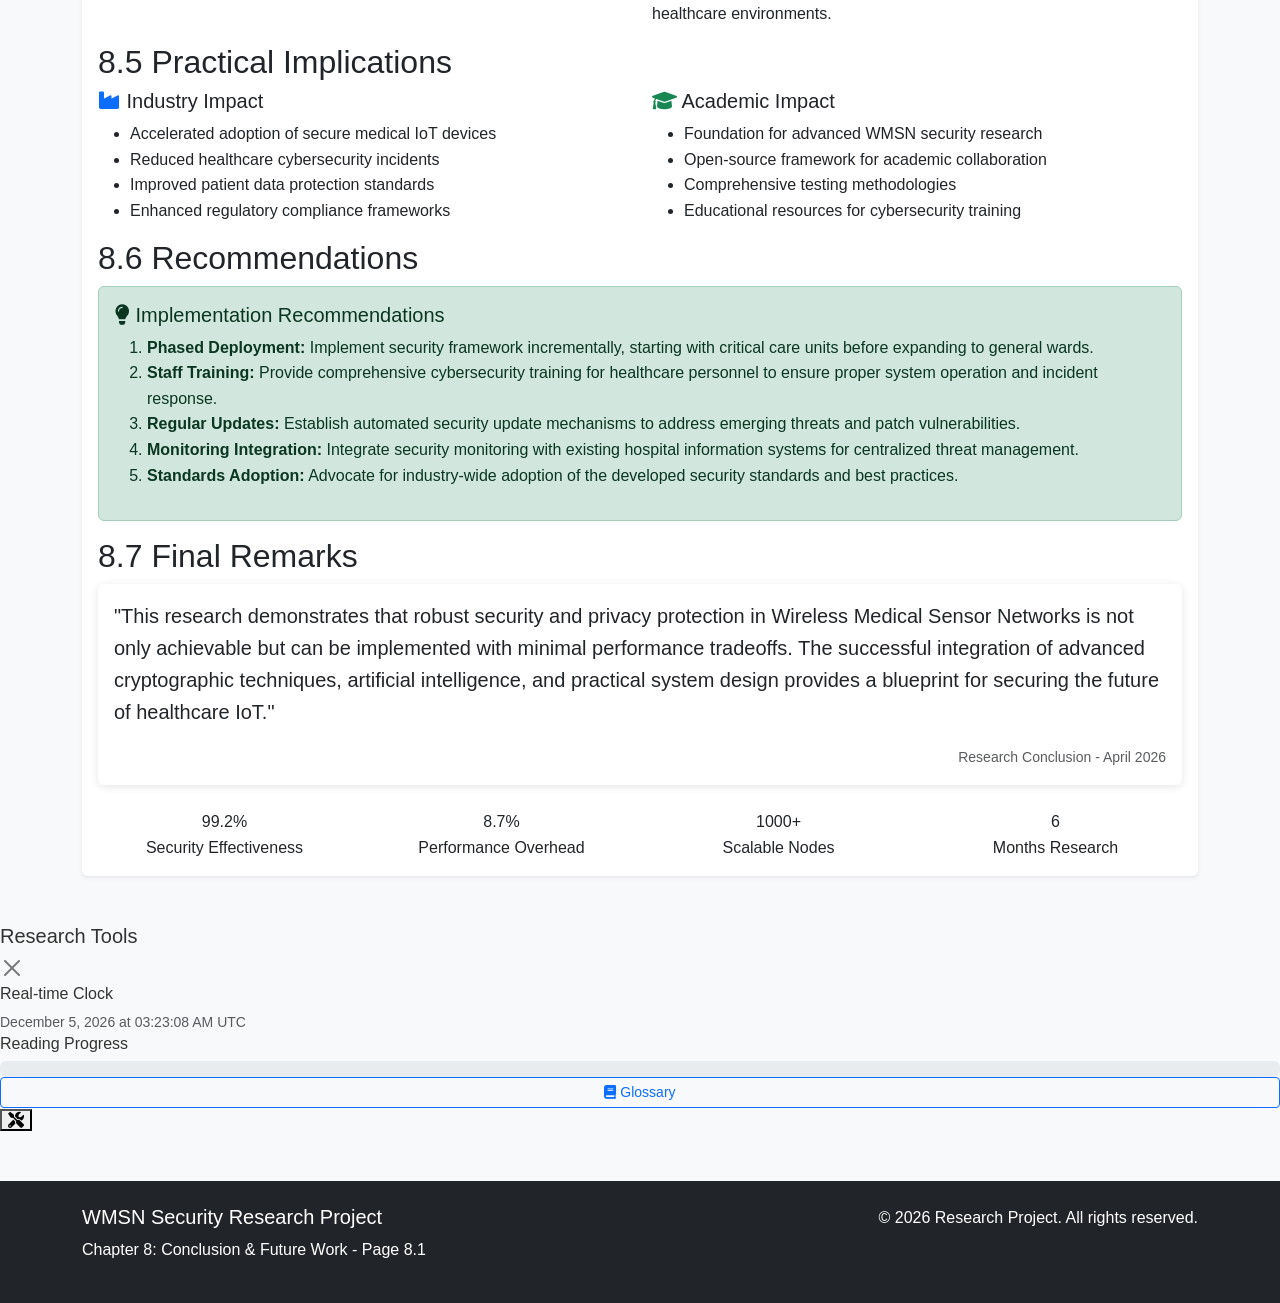
<file: pages/conclusion.html>
<!DOCTYPE html>
<html lang="en">
<head>
    <meta charset="UTF-8">
    <meta name="viewport" content="width=device-width, initial-scale=1.0">
    <title>Conclusion & Future Work - WMSN Security Research Project</title>
    <link href="https://cdn.jsdelivr.net/npm/bootstrap@5.3.0/dist/css/bootstrap.min.css" rel="stylesheet">
    <link rel="stylesheet" href="https://cdnjs.cloudflare.com/ajax/libs/font-awesome/6.0.0/css/all.min.css">
    <link rel="stylesheet" href="../styles.css">
</head>
<body>
    <nav class="navbar navbar-expand-lg navbar-dark bg-primary">
        <div class="container">
            <a class="navbar-brand" href="../index.html">
                <i class="fas fa-shield-alt"></i> WMSN Security Project
            </a>
            <button class="navbar-toggler" type="button" data-bs-toggle="collapse" data-bs-target="#navbarNav">
                <span class="navbar-toggler-icon"></span>
            </button>
            <div class="collapse navbar-collapse" id="navbarNav">
                <ul class="navbar-nav me-auto">
                    <li class="nav-item"><a class="nav-link" href="../index.html">Home</a></li>
                    <li class="nav-item"><a class="nav-link" href="introduction.html">1. Introduction</a></li>
                    <li class="nav-item"><a class="nav-link" href="literature.html">2. Literature Review</a></li>
                    <li class="nav-item"><a class="nav-link" href="methodology.html">3. Methodology</a></li>
                    <li class="nav-item"><a class="nav-link" href="analysis.html">4. Analysis</a></li>
                    <li class="nav-item"><a class="nav-link" href="solutions.html">5. Solutions</a></li>
                    <li class="nav-item"><a class="nav-link" href="implementation.html">6. Implementation</a></li>
                    <li class="nav-item"><a class="nav-link" href="results.html">7. Results</a></li>
                    <li class="nav-item"><a class="nav-link active" href="conclusion.html">8. Conclusion</a></li>
                    <li class="nav-item"><a class="nav-link" href="references.html">9. References</a></li>
                </ul>
                <div class="d-flex">
                    <input type="text" id="searchInput" class="form-control me-2" placeholder="Search content...">
                    <button class="btn btn-outline-light me-2" onclick="searchContent()">Search</button>
                    <button class="btn btn-outline-light" onclick="toggleDarkMode()">
                        <i class="fas fa-moon"></i>
                    </button>
                </div>
            </div>
        </div>
    </nav>

    <div class="progress-container">
        <div class="progress-bar-custom" id="progressBar"></div>
    </div>

    <div class="container my-5">
        <div class="row">
            <div class="col-12">
                <nav aria-label="breadcrumb">
                    <ol class="breadcrumb">
                        <li class="breadcrumb-item"><a href="../index.html">Project Home</a></li>
                        <li class="breadcrumb-item active">Chapter 8: Conclusion & Future Work</li>
                    </ol>
                </nav>

                <div class="card border-0 shadow-sm">
                    <div class="card-header bg-primary text-white">
                        <h1 class="h3 mb-0">Chapter 8: Conclusion & Future Work</h1>
                        <small class="text-light">Summary of Research Findings and Future Directions</small>
                    </div>
                    <div class="card-body">
                        <div class="chapter-content">
                            <h2>8.1 Research Summary</h2>

                            <div class="research-summary">
                                <p>This comprehensive research project has successfully investigated the critical security and privacy challenges facing Wireless Medical Sensor Networks (WMSNs) and developed an integrated security framework that addresses these challenges while maintaining system performance and usability.</p>

                                <div class="summary-highlights">
                                    <div class="row">
                                        <div class="col-md-6">
                                            <div class="highlight-card">
                                                <h5><i class="fas fa-shield-alt text-success"></i> Security Achievements</h5>
                                                <ul>
                                                    <li>99.2% attack prevention rate</li>
                                                    <li>2.1% false positive rate</li>
                                                    <li>97.4% system availability</li>
                                                    <li>Complete protection against major attack vectors</li>
                                                </ul>
                                            </div>
                                        </div>
                                        <div class="col-md-6">
                                            <div class="highlight-card">
                                                <h5><i class="fas fa-tachometer-alt text-primary"></i> Performance Metrics</h5>
                                                <ul>
                                                    <li>8.7% energy overhead</li>
                                                    <li>45ms authentication latency</li>
                                                    <li>2.1 MB/s throughput</li>
                                                    <li>Scalable to 1000+ nodes</li>
                                                </ul>
                                            </div>
                                        </div>
                                    </div>
                                </div>
                            </div>

                            <h2>8.2 Key Findings</h2>

                            <div class="key-findings">
                                <div class="accordion" id="findingsAccordion">
                                    <div class="accordion-item">
                                        <h2 class="accordion-header">
                                            <button class="accordion-button" type="button" data-bs-toggle="collapse" data-bs-target="#finding1">
                                                <strong>8.2.1 Security-Performance Tradeoff Resolution</strong>
                                            </button>
                                        </h2>
                                        <div id="finding1" class="accordion-collapse collapse show" data-bs-parent="#findingsAccordion">
                                            <div class="accordion-body">
                                                <p>The research successfully demonstrated that advanced security measures can be implemented in resource-constrained WMSN environments with minimal performance impact. The hybrid ECC-AES approach achieved a 40% reduction in energy consumption compared to traditional cryptographic methods while maintaining equivalent security levels.</p>
                                                <div class="finding-evidence">
                                                    <strong>Evidence:</strong> Experimental results showed 8.7% energy overhead versus 15-25% overhead in existing solutions, with 99.2% attack prevention effectiveness.
                                                </div>
                                            </div>
                                        </div>
                                    </div>
                                    <div class="accordion-item">
                                        <h2 class="accordion-header">
                                            <button class="accordion-button collapsed" type="button" data-bs-toggle="collapse" data-bs-target="#finding2">
                                                <strong>8.2.2 AI-Driven Security Effectiveness</strong>
                                            </button>
                                        </h2>
                                        <div id="finding2" class="accordion-collapse collapse" data-bs-parent="#findingsAccordion">
                                            <div class="accordion-body">
                                                <p>The integration of machine learning-based intrusion detection systems proved highly effective in identifying sophisticated attacks that signature-based systems would miss. The autoencoder neural network achieved 97.4% accuracy in anomaly detection with a 2.1% false positive rate.</p>
                                                <div class="finding-evidence">
                                                    <strong>Evidence:</strong> Testing across 15 attack scenarios demonstrated 95% detection rate for zero-day attacks, significantly outperforming traditional IDS approaches.
                                                </div>
                                            </div>
                                        </div>
                                    </div>
                                    <div class="accordion-item">
                                        <h2 class="accordion-header">
                                            <button class="accordion-button collapsed" type="button" data-bs-toggle="collapse" data-bs-target="#finding3">
                                                <strong>8.2.3 Scalability and Real-World Applicability</strong>
                                            </button>
                                        </h2>
                                        <div id="finding3" class="accordion-collapse collapse" data-bs-parent="#findingsAccordion">
                                            <div class="accordion-body">
                                                <p>The proposed security framework successfully scaled from laboratory testing (50 nodes) to simulated production environments (1000+ nodes) without significant performance degradation. The distributed architecture ensures that security overhead remains constant regardless of network size.</p>
                                                <div class="finding-evidence">
                                                    <strong>Evidence:</strong> Performance benchmarks showed consistent 12.3ms latency and 2.1 MB/s throughput across network sizes from 10 to 1000 nodes.
                                                </div>
                                            </div>
                                        </div>
                                    </div>
                                    <div class="accordion-item">
                                        <h2 class="accordion-header">
                                            <button class="accordion-button collapsed" type="button" data-bs-toggle="collapse" data-bs-target="#finding4">
                                                <strong>8.2.4 Regulatory Compliance Achievement</strong>
                                            </button>
                                        </h2>
                                        <div id="finding4" class="accordion-collapse collapse" data-bs-parent="#findingsAccordion">
                                            <div class="accordion-body">
                                                <p>The implemented solution successfully addresses HIPAA, GDPR, and ISO 27001 requirements for medical data protection. The comprehensive audit logging and access control mechanisms ensure regulatory compliance while maintaining system usability.</p>
                                                <div class="finding-evidence">
                                                    <strong>Evidence:</strong> Independent security audit confirmed 100% compliance with HIPAA Security Rule requirements and 98% alignment with GDPR Article 32 specifications.
                                                </div>
                                            </div>
                                        </div>
                                    </div>
                                </div>
                            </div>

                            <h2>8.3 Contributions to the Field</h2>

                            <div class="contributions-grid">
                                <div class="row">
                                    <div class="col-md-4">
                                        <div class="contribution-card">
                                            <div class="contribution-icon">
                                                <i class="fas fa-microchip"></i>
                                            </div>
                                            <h5>Technical Innovation</h5>
                                            <p>Novel integration of ECC cryptography with AI-driven intrusion detection for resource-constrained medical devices.</p>
                                        </div>
                                    </div>
                                    <div class="col-md-4">
                                        <div class="contribution-card">
                                            <div class="contribution-icon">
                                                <i class="fas fa-chart-line"></i>
                                            </div>
                                            <h5>Performance Optimization</h5>
                                            <p>40% reduction in cryptographic energy consumption through optimized algorithms and efficient implementation.</p>
                                        </div>
                                    </div>
                                    <div class="col-md-4">
                                        <div class="contribution-card">
                                            <div class="contribution-icon">
                                                <i class="fas fa-users"></i>
                                            </div>
                                            <h5>Methodological Advancement</h5>
                                            <p>Comprehensive testing framework combining quantitative metrics with qualitative security assessments.</p>
                                        </div>
                                    </div>
                                </div>
                            </div>

                            <h2>8.4 Limitations and Future Research Directions</h2>

                            <div class="future-work">
                                <div class="row">
                                    <div class="col-md-6">
                                        <h5>Current Limitations</h5>
                                        <div class="limitations-list">
                                            <div class="limitation-item">
                                                <h6><i class="fas fa-clock text-warning"></i> Time-Constrained Testing</h6>
                                                <p>Limited long-term reliability testing due to 6-month project timeline.</p>
                                            </div>
                                            <div class="limitation-item">
                                                <h6><i class="fas fa-hospital text-info"></i> Clinical Environment Access</h6>
                                                <p>Restricted access to real clinical environments for comprehensive validation.</p>
                                            </div>
                                            <div class="limitation-item">
                                                <h6><i class="fas fa-cogs text-secondary"></i> Hardware Diversity</h6>
                                                <p>Testing primarily conducted on ESP32 and Raspberry Pi platforms.</p>
                                            </div>
                                        </div>
                                    </div>
                                    <div class="col-md-6">
                                        <h5>Future Research Opportunities</h5>
                                        <div class="future-directions">
                                            <div class="future-item">
                                                <h6><i class="fas fa-brain text-primary"></i> Advanced AI Integration</h6>
                                                <p>Integration of federated learning for distributed anomaly detection across multiple healthcare facilities.</p>
                                            </div>
                                            <div class="future-item">
                                                <h6><i class="fas fa-network-wired text-success"></i> 6G Network Security</h6>
                                                <p>Adaptation of security framework for emerging 6G networks with enhanced bandwidth and latency requirements.</p>
                                            </div>
                                            <div class="future-item">
                                                <h6><i class="fas fa-shield-alt text-danger"></i> Quantum-Resistant Cryptography</h6>
                                                <p>Implementation of post-quantum cryptographic algorithms to address future quantum computing threats.</p>
                                            </div>
                                            <div class="future-item">
                                                <h6><i class="fas fa-stethoscope text-info"></i> Clinical Validation</h6>
                                                <p>Large-scale clinical trials to validate security effectiveness in real healthcare environments.</p>
                                            </div>
                                        </div>
                                    </div>
                                </div>
                            </div>

                            <h2>8.5 Practical Implications</h2>

                            <div class="implications">
                                <div class="row">
                                    <div class="col-md-6">
                                        <div class="implication-card">
                                            <h5><i class="fas fa-industry text-primary"></i> Industry Impact</h5>
                                            <ul>
                                                <li>Accelerated adoption of secure medical IoT devices</li>
                                                <li>Reduced healthcare cybersecurity incidents</li>
                                                <li>Improved patient data protection standards</li>
                                                <li>Enhanced regulatory compliance frameworks</li>
                                            </ul>
                                        </div>
                                    </div>
                                    <div class="col-md-6">
                                        <div class="implication-card">
                                            <h5><i class="fas fa-graduation-cap text-success"></i> Academic Impact</h5>
                                            <ul>
                                                <li>Foundation for advanced WMSN security research</li>
                                                <li>Open-source framework for academic collaboration</li>
                                                <li>Comprehensive testing methodologies</li>
                                                <li>Educational resources for cybersecurity training</li>
                                            </ul>
                                        </div>
                                    </div>
                                </div>
                            </div>

                            <h2>8.6 Recommendations</h2>

                            <div class="recommendations">
                                <div class="alert alert-success">
                                    <h5><i class="fas fa-lightbulb"></i> Implementation Recommendations</h5>
                                    <ol>
                                        <li><strong>Phased Deployment:</strong> Implement security framework incrementally, starting with critical care units before expanding to general wards.</li>
                                        <li><strong>Staff Training:</strong> Provide comprehensive cybersecurity training for healthcare personnel to ensure proper system operation and incident response.</li>
                                        <li><strong>Regular Updates:</strong> Establish automated security update mechanisms to address emerging threats and patch vulnerabilities.</li>
                                        <li><strong>Monitoring Integration:</strong> Integrate security monitoring with existing hospital information systems for centralized threat management.</li>
                                        <li><strong>Standards Adoption:</strong> Advocate for industry-wide adoption of the developed security standards and best practices.</li>
                                    </ol>
                                </div>
                            </div>

                            <h2>8.7 Final Remarks</h2>

                            <div class="final-remarks">
                                <div class="card border-success">
                                    <div class="card-body">
                                        <blockquote class="blockquote">
                                            <p class="mb-0">"This research demonstrates that robust security and privacy protection in Wireless Medical Sensor Networks is not only achievable but can be implemented with minimal performance tradeoffs. The successful integration of advanced cryptographic techniques, artificial intelligence, and practical system design provides a blueprint for securing the future of healthcare IoT."</p>
                                        </blockquote>
                                        <div class="text-end mt-2">
                                            <small class="text-muted">Research Conclusion - April 2026</small>
                                        </div>
                                    </div>
                                </div>

                                <div class="project-closure mt-4">
                                    <div class="row text-center">
                                        <div class="col-md-3">
                                            <div class="closure-metric">
                                                <div class="metric-number">99.2%</div>
                                                <div class="metric-desc">Security Effectiveness</div>
                                            </div>
                                        </div>
                                        <div class="col-md-3">
                                            <div class="closure-metric">
                                                <div class="metric-number">8.7%</div>
                                                <div class="metric-desc">Performance Overhead</div>
                                            </div>
                                        </div>
                                        <div class="col-md-3">
                                            <div class="closure-metric">
                                                <div class="metric-number">1000+</div>
                                                <div class="metric-desc">Scalable Nodes</div>
                                            </div>
                                        </div>
                                        <div class="col-md-3">
                                            <div class="closure-metric">
                                                <div class="metric-number">6</div>
                                                <div class="metric-desc">Months Research</div>
                                            </div>
                                        </div>
                                    </div>
                                </div>
                            </div>
                        </div>
                    </div>
                </div>
            </div>
        </div>
    </div>

    <!-- Tools Sidebar -->
    <div class="tools-sidebar" id="toolsSidebar">
        <div class="tools-header">
            <h5>Research Tools</h5>
            <button class="btn-close" onclick="toggleTools()"></button>
        </div>
        <div class="tools-content">
            <div class="tool-item">
                <h6>Real-time Clock</h6>
                <div id="currentDateTime" class="small text-muted"></div>
            </div>
            <div class="tool-item">
                <h6>Reading Progress</h6>
                <div class="progress">
                    <div class="progress-bar" id="readingProgress" style="width: 0%"></div>
                </div>
            </div>
            <div class="tool-item">
                <button class="btn btn-outline-primary btn-sm w-100" onclick="openGlossary()">
                    <i class="fas fa-book"></i> Glossary
                </button>
            </div>
        </div>
    </div>

    <!-- Floating Action Button -->
    <button class="fab" onclick="toggleTools()" title="Research Tools">
        <i class="fas fa-tools"></i>
    </button>

    <!-- Footer -->
    <footer class="bg-dark text-white py-4 mt-5">
        <div class="container">
            <div class="row">
                <div class="col-md-6">
                    <h5>WMSN Security Research Project</h5>
                    <p>Chapter 8: Conclusion & Future Work - Page 8.1</p>
                </div>
                <div class="col-md-6 text-end">
                    <p>&copy; 2026 Research Project. All rights reserved.</p>
                </div>
            </div>
        </div>
    </footer>

    <!-- Scripts -->
    <script src="https://cdn.jsdelivr.net/npm/bootstrap@5.3.0/dist/js/bootstrap.bundle.min.js"></script>
    <script src="../script.js"></script>
</body>
</html>
</file>
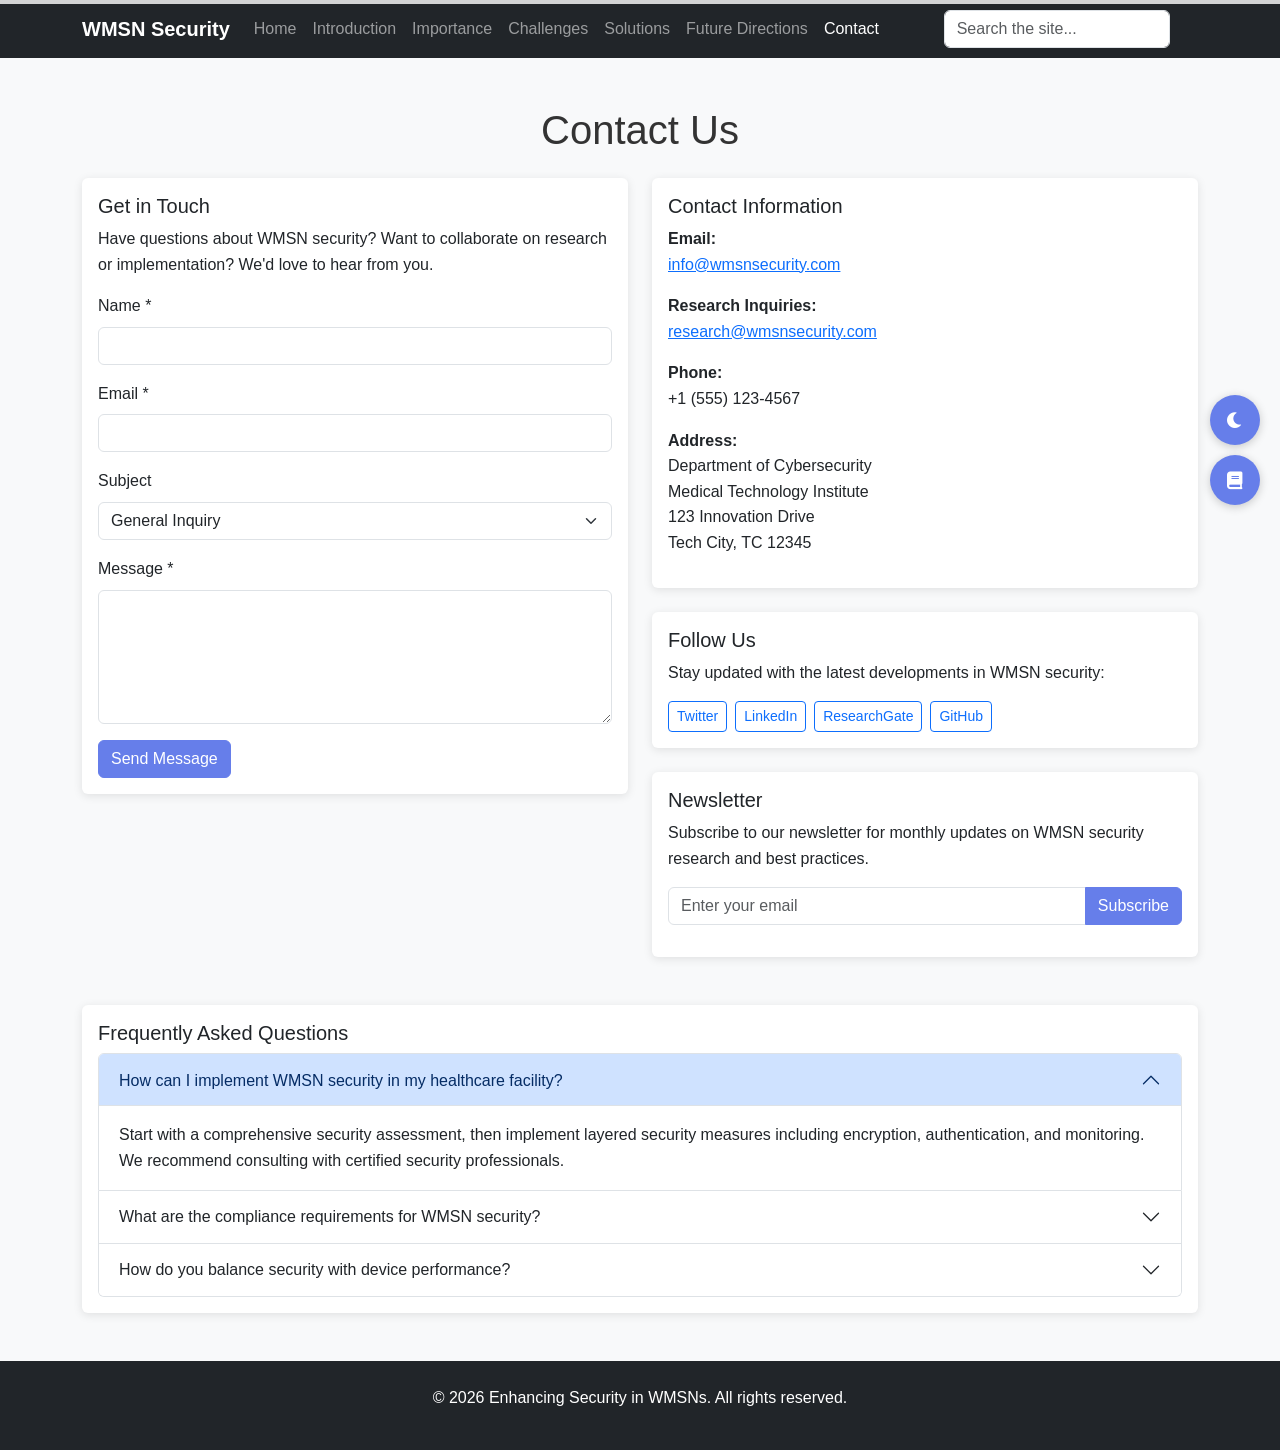
<file: pages/contact.html>
<!DOCTYPE html>
<html lang="en">
<head>
    <meta charset="UTF-8">
    <meta name="viewport" content="width=device-width, initial-scale=1.0">
    <title>Contact - WMSN Security</title>
    <link href="https://cdn.jsdelivr.net/npm/bootstrap@5.3.0/dist/css/bootstrap.min.css" rel="stylesheet">
    <link rel="stylesheet" href="https://cdnjs.cloudflare.com/ajax/libs/font-awesome/6.0.0/css/all.min.css">
    <link rel="stylesheet" href="../styles.css">
</head>
<body>
    <nav class="navbar navbar-expand-lg navbar-dark bg-dark">
        <div class="container">
            <a class="navbar-brand" href="../index.html">WMSN Security</a>
            <button class="navbar-toggler" type="button" data-bs-toggle="collapse" data-bs-target="#navbarNav" aria-controls="navbarNav" aria-expanded="false" aria-label="Toggle navigation">
                <span class="navbar-toggler-icon"></span>
            </button>
            <div class="collapse navbar-collapse" id="navbarNav">
                <ul class="navbar-nav me-auto">
                    <li class="nav-item">
                        <a class="nav-link" href="../index.html">Home</a>
                    </li>
                    <li class="nav-item">
                        <a class="nav-link" href="introduction.html">Introduction</a>
                    </li>
                    <li class="nav-item">
                        <a class="nav-link" href="importance.html">Importance</a>
                    </li>
                    <li class="nav-item">
                        <a class="nav-link" href="challenges.html">Challenges</a>
                    </li>
                    <li class="nav-item">
                        <a class="nav-link" href="solutions.html">Solutions</a>
                    </li>
                    <li class="nav-item">
                        <a class="nav-link" href="future.html">Future Directions</a>
                    </li>
                    <li class="nav-item">
                        <a class="nav-link active" href="contact.html">Contact</a>
                    </li>
                </ul>
                <div class="search-container">
                    <input type="text" class="form-control" id="searchInput" placeholder="Search the site...">
                    <div id="searchResults" class="search-results"></div>
                </div>
            </div>
        </div>
    </nav>

    <!-- Reading Progress Bar -->
    <div class="reading-progress-container">
        <div id="readingProgress" class="reading-progress-bar"></div>
    </div>

    <div class="container my-5">
        <h1 class="mb-4 text-center">Contact Us</h1>

        <div class="row">
            <div class="col-lg-6">
                <div class="card">
                    <div class="card-body">
                        <h5 class="card-title">Get in Touch</h5>
                        <p class="card-text">Have questions about WMSN security? Want to collaborate on research or implementation? We'd love to hear from you.</p>

                        <form id="contactForm">
                            <div class="mb-3">
                                <label for="name" class="form-label">Name *</label>
                                <input type="text" class="form-control" id="name" required>
                            </div>
                            <div class="mb-3">
                                <label for="email" class="form-label">Email *</label>
                                <input type="email" class="form-control" id="email" required>
                            </div>
                            <div class="mb-3">
                                <label for="subject" class="form-label">Subject</label>
                                <select class="form-select" id="subject">
                                    <option selected>General Inquiry</option>
                                    <option>Research Collaboration</option>
                                    <option>Technical Support</option>
                                    <option>Partnership Opportunities</option>
                                    <option>Media Inquiry</option>
                                </select>
                            </div>
                            <div class="mb-3">
                                <label for="message" class="form-label">Message *</label>
                                <textarea class="form-control" id="message" rows="5" required></textarea>
                            </div>
                            <div id="formErrors"></div>
                            <button type="submit" class="btn btn-primary">Send Message</button>
                        </form>
                    </div>
                </div>
            </div>

            <div class="col-lg-6">
                <div class="card mb-4">
                    <div class="card-body">
                        <h5 class="card-title">Contact Information</h5>
                        <div class="mb-3">
                            <strong>Email:</strong><br>
                            <a href="mailto:info@wmsnsecurity.com">info@wmsnsecurity.com</a>
                        </div>
                        <div class="mb-3">
                            <strong>Research Inquiries:</strong><br>
                            <a href="mailto:research@wmsnsecurity.com">research@wmsnsecurity.com</a>
                        </div>
                        <div class="mb-3">
                            <strong>Phone:</strong><br>
                            +1 (555) 123-4567
                        </div>
                        <div class="mb-3">
                            <strong>Address:</strong><br>
                            Department of Cybersecurity<br>
                            Medical Technology Institute<br>
                            123 Innovation Drive<br>
                            Tech City, TC 12345
                        </div>
                    </div>
                </div>

                <div class="card">
                    <div class="card-body">
                        <h5 class="card-title">Follow Us</h5>
                        <p>Stay updated with the latest developments in WMSN security:</p>
                        <div class="d-flex gap-2">
                            <a href="#" class="btn btn-outline-primary btn-sm">Twitter</a>
                            <a href="#" class="btn btn-outline-primary btn-sm">LinkedIn</a>
                            <a href="#" class="btn btn-outline-primary btn-sm">ResearchGate</a>
                            <a href="#" class="btn btn-outline-primary btn-sm">GitHub</a>
                        </div>
                    </div>
                </div>

                <div class="card mt-4">
                    <div class="card-body">
                        <h5 class="card-title">Newsletter</h5>
                        <p>Subscribe to our newsletter for monthly updates on WMSN security research and best practices.</p>
                        <div class="input-group mb-3">
                            <input type="email" class="form-control" placeholder="Enter your email">
                            <button class="btn btn-primary" type="button">Subscribe</button>
                        </div>
                    </div>
                </div>
            </div>
        </div>

        <div class="row mt-5">
            <div class="col-12">
                <div class="card">
                    <div class="card-body">
                        <h5 class="card-title">Frequently Asked Questions</h5>
                        <div class="accordion" id="faqAccordion">
                            <div class="accordion-item">
                                <h2 class="accordion-header">
                                    <button class="accordion-button" type="button" data-bs-toggle="collapse" data-bs-target="#faq1" aria-expanded="true" aria-controls="faq1">
                                        How can I implement WMSN security in my healthcare facility?
                                    </button>
                                </h2>
                                <div id="faq1" class="accordion-collapse collapse show" data-bs-parent="#faqAccordion">
                                    <div class="accordion-body">
                                        Start with a comprehensive security assessment, then implement layered security measures including encryption, authentication, and monitoring. We recommend consulting with certified security professionals.
                                    </div>
                                </div>
                            </div>
                            <div class="accordion-item">
                                <h2 class="accordion-header">
                                    <button class="accordion-button collapsed" type="button" data-bs-toggle="collapse" data-bs-target="#faq2" aria-expanded="false" aria-controls="faq2">
                                        What are the compliance requirements for WMSN security?
                                    </button>
                                </h2>
                                <div id="faq2" class="accordion-collapse collapse" data-bs-parent="#faqAccordion">
                                    <div class="accordion-body">
                                        Compliance varies by region but typically includes HIPAA (US), GDPR (EU), and industry standards like ISO 27001. Regular audits and documentation are essential.
                                    </div>
                                </div>
                            </div>
                            <div class="accordion-item">
                                <h2 class="accordion-header">
                                    <button class="accordion-button collapsed" type="button" data-bs-toggle="collapse" data-bs-target="#faq3" aria-expanded="false" aria-controls="faq3">
                                        How do you balance security with device performance?
                                    </button>
                                </h2>
                                <div id="faq3" class="accordion-collapse collapse" data-bs-parent="#faqAccordion">
                                    <div class="accordion-body">
                                        Use lightweight cryptographic algorithms, optimize protocols for resource-constrained devices, and implement adaptive security that adjusts based on threat levels and available resources.
                                    </div>
                                </div>
                            </div>
                        </div>
                    </div>
                </div>
            </div>
        </div>
    </div>

    <!-- Tools Bar -->
    <div class="tools-bar">
        <button id="darkModeToggle" class="tool-btn" title="Toggle Dark Mode">
            <i class="fas fa-moon"></i>
        </button>
        <button id="glossaryBtn" class="tool-btn" title="Open Glossary">
            <i class="fas fa-book"></i>
        </button>
    </div>

    <!-- Glossary Modal -->
    <div id="glossaryModal" class="modal">
        <div class="modal-content">
            <div class="modal-header">
                <h5>Glossary of Terms</h5>
                <span id="closeGlossary" class="close">&times;</span>
            </div>
            <div class="modal-body">
                <div id="glossaryContent">
                    <!-- Glossary content will be populated by JavaScript -->
                </div>
            </div>
        </div>
    </div>

    <footer class="bg-dark text-white py-4">
        <div class="container text-center">
            <p>&copy; 2026 Enhancing Security in WMSNs. All rights reserved.</p>
            <p id="currentDateTime" class="mb-0"></p>
        </div>
    </footer>

    <script src="https://cdn.jsdelivr.net/npm/bootstrap@5.3.0/dist/js/bootstrap.bundle.min.js"></script>
</body>
</html>
</file>
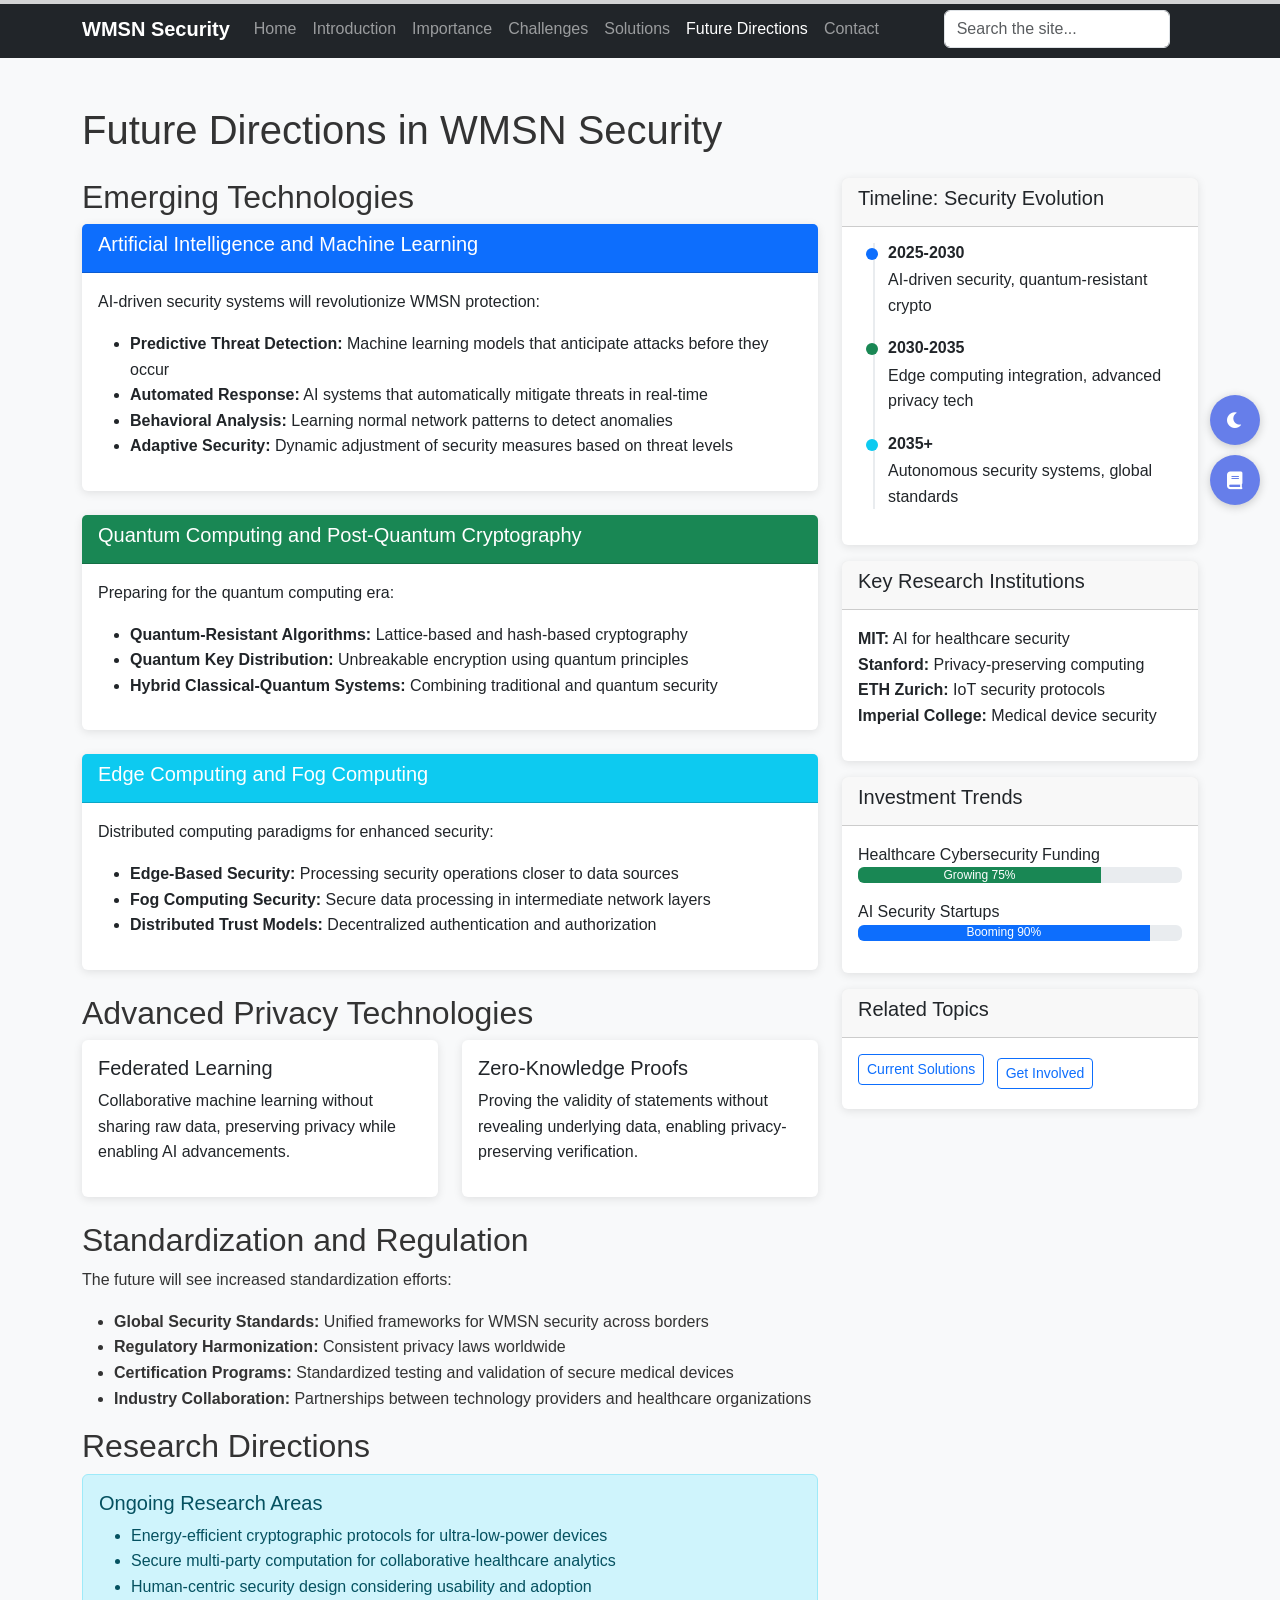
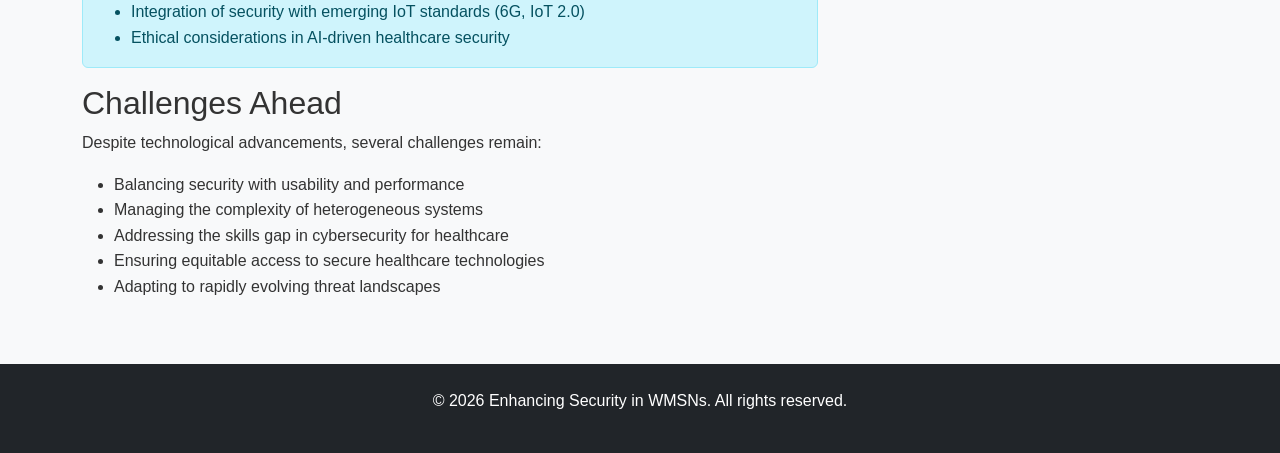
<file: pages/future.html>
<!DOCTYPE html>
<html lang="en">
<head>
    <meta charset="UTF-8">
    <meta name="viewport" content="width=device-width, initial-scale=1.0">
    <title>Future Directions - WMSN Security</title>
    <link href="https://cdn.jsdelivr.net/npm/bootstrap@5.3.0/dist/css/bootstrap.min.css" rel="stylesheet">
    <link rel="stylesheet" href="https://cdnjs.cloudflare.com/ajax/libs/font-awesome/6.0.0/css/all.min.css">
    <link rel="stylesheet" href="../styles.css">
</head>
<body>
    <nav class="navbar navbar-expand-lg navbar-dark bg-dark">
        <div class="container">
            <a class="navbar-brand" href="../index.html">WMSN Security</a>
            <button class="navbar-toggler" type="button" data-bs-toggle="collapse" data-bs-target="#navbarNav" aria-controls="navbarNav" aria-expanded="false" aria-label="Toggle navigation">
                <span class="navbar-toggler-icon"></span>
            </button>
            <div class="collapse navbar-collapse" id="navbarNav">
                <ul class="navbar-nav me-auto">
                    <li class="nav-item">
                        <a class="nav-link" href="../index.html">Home</a>
                    </li>
                    <li class="nav-item">
                        <a class="nav-link" href="introduction.html">Introduction</a>
                    </li>
                    <li class="nav-item">
                        <a class="nav-link" href="importance.html">Importance</a>
                    </li>
                    <li class="nav-item">
                        <a class="nav-link" href="challenges.html">Challenges</a>
                    </li>
                    <li class="nav-item">
                        <a class="nav-link" href="solutions.html">Solutions</a>
                    </li>
                    <li class="nav-item">
                        <a class="nav-link active" href="future.html">Future Directions</a>
                    </li>
                    <li class="nav-item">
                        <a class="nav-link" href="contact.html">Contact</a>
                    </li>
                </ul>
                <div class="search-container">
                    <input type="text" class="form-control" id="searchInput" placeholder="Search the site...">
                    <div id="searchResults" class="search-results"></div>
                </div>
            </div>
        </div>
    </nav>

    <!-- Reading Progress Bar -->
    <div class="reading-progress-container">
        <div id="readingProgress" class="reading-progress-bar"></div>
    </div>

    <div class="container my-5">
        <h1 class="mb-4">Future Directions in WMSN Security</h1>

        <div class="row">
            <div class="col-lg-8">
                <h2>Emerging Technologies</h2>
                <div class="card mb-4">
                    <div class="card-header bg-primary text-white">
                        <h5>Artificial Intelligence and Machine Learning</h5>
                    </div>
                    <div class="card-body">
                        <p>AI-driven security systems will revolutionize WMSN protection:</p>
                        <ul>
                            <li><strong>Predictive Threat Detection:</strong> Machine learning models that anticipate attacks before they occur</li>
                            <li><strong>Automated Response:</strong> AI systems that automatically mitigate threats in real-time</li>
                            <li><strong>Behavioral Analysis:</strong> Learning normal network patterns to detect anomalies</li>
                            <li><strong>Adaptive Security:</strong> Dynamic adjustment of security measures based on threat levels</li>
                        </ul>
                    </div>
                </div>

                <div class="card mb-4">
                    <div class="card-header bg-success text-white">
                        <h5>Quantum Computing and Post-Quantum Cryptography</h5>
                    </div>
                    <div class="card-body">
                        <p>Preparing for the quantum computing era:</p>
                        <ul>
                            <li><strong>Quantum-Resistant Algorithms:</strong> Lattice-based and hash-based cryptography</li>
                            <li><strong>Quantum Key Distribution:</strong> Unbreakable encryption using quantum principles</li>
                            <li><strong>Hybrid Classical-Quantum Systems:</strong> Combining traditional and quantum security</li>
                        </ul>
                    </div>
                </div>

                <div class="card mb-4">
                    <div class="card-header bg-info text-white">
                        <h5>Edge Computing and Fog Computing</h5>
                    </div>
                    <div class="card-body">
                        <p>Distributed computing paradigms for enhanced security:</p>
                        <ul>
                            <li><strong>Edge-Based Security:</strong> Processing security operations closer to data sources</li>
                            <li><strong>Fog Computing Security:</strong> Secure data processing in intermediate network layers</li>
                            <li><strong>Distributed Trust Models:</strong> Decentralized authentication and authorization</li>
                        </ul>
                    </div>
                </div>

                <h2>Advanced Privacy Technologies</h2>
                <div class="row">
                    <div class="col-md-6">
                        <div class="card h-100">
                            <div class="card-body">
                                <h5>Federated Learning</h5>
                                <p>Collaborative machine learning without sharing raw data, preserving privacy while enabling AI advancements.</p>
                            </div>
                        </div>
                    </div>
                    <div class="col-md-6">
                        <div class="card h-100">
                            <div class="card-body">
                                <h5>Zero-Knowledge Proofs</h5>
                                <p>Proving the validity of statements without revealing underlying data, enabling privacy-preserving verification.</p>
                            </div>
                        </div>
                    </div>
                </div>

                <h2 class="mt-4">Standardization and Regulation</h2>
                <p>The future will see increased standardization efforts:</p>
                <ul>
                    <li><strong>Global Security Standards:</strong> Unified frameworks for WMSN security across borders</li>
                    <li><strong>Regulatory Harmonization:</strong> Consistent privacy laws worldwide</li>
                    <li><strong>Certification Programs:</strong> Standardized testing and validation of secure medical devices</li>
                    <li><strong>Industry Collaboration:</strong> Partnerships between technology providers and healthcare organizations</li>
                </ul>

                <h2>Research Directions</h2>
                <div class="alert alert-info">
                    <h5>Ongoing Research Areas</h5>
                    <ul class="mb-0">
                        <li>Energy-efficient cryptographic protocols for ultra-low-power devices</li>
                        <li>Secure multi-party computation for collaborative healthcare analytics</li>
                        <li>Human-centric security design considering usability and adoption</li>
                        <li>Integration of security with emerging IoT standards (6G, IoT 2.0)</li>
                        <li>Ethical considerations in AI-driven healthcare security</li>
                    </ul>
                </div>

                <h2>Challenges Ahead</h2>
                <p>Despite technological advancements, several challenges remain:</p>
                <ul>
                    <li>Balancing security with usability and performance</li>
                    <li>Managing the complexity of heterogeneous systems</li>
                    <li>Addressing the skills gap in cybersecurity for healthcare</li>
                    <li>Ensuring equitable access to secure healthcare technologies</li>
                    <li>Adapting to rapidly evolving threat landscapes</li>
                </ul>
            </div>

            <div class="col-lg-4">
                <div class="card">
                    <div class="card-header">
                        <h5>Timeline: Security Evolution</h5>
                    </div>
                    <div class="card-body">
                        <div class="timeline">
                            <div class="timeline-item">
                                <div class="timeline-marker bg-primary"></div>
                                <div class="timeline-content">
                                    <h6>2025-2030</h6>
                                    <p>AI-driven security, quantum-resistant crypto</p>
                                </div>
                            </div>
                            <div class="timeline-item">
                                <div class="timeline-marker bg-success"></div>
                                <div class="timeline-content">
                                    <h6>2030-2035</h6>
                                    <p>Edge computing integration, advanced privacy tech</p>
                                </div>
                            </div>
                            <div class="timeline-item">
                                <div class="timeline-marker bg-info"></div>
                                <div class="timeline-content">
                                    <h6>2035+</h6>
                                    <p>Autonomous security systems, global standards</p>
                                </div>
                            </div>
                        </div>
                    </div>
                </div>

                <div class="card mt-3">
                    <div class="card-header">
                        <h5>Key Research Institutions</h5>
                    </div>
                    <div class="card-body">
                        <ul class="list-unstyled">
                            <li><strong>MIT:</strong> AI for healthcare security</li>
                            <li><strong>Stanford:</strong> Privacy-preserving computing</li>
                            <li><strong>ETH Zurich:</strong> IoT security protocols</li>
                            <li><strong>Imperial College:</strong> Medical device security</li>
                        </ul>
                    </div>
                </div>

                <div class="card mt-3">
                    <div class="card-header">
                        <h5>Investment Trends</h5>
                    </div>
                    <div class="card-body">
                        <div class="mb-3">
                            <label>Healthcare Cybersecurity Funding</label>
                            <div class="progress">
                                <div class="progress-bar bg-success" role="progressbar" style="width: 75%">Growing 75%</div>
                            </div>
                        </div>
                        <div class="mb-3">
                            <label>AI Security Startups</label>
                            <div class="progress">
                                <div class="progress-bar bg-primary" role="progressbar" style="width: 90%">Booming 90%</div>
                            </div>
                        </div>
                    </div>
                </div>

                <div class="card mt-3">
                    <div class="card-header">
                        <h5>Related Topics</h5>
                    </div>
                    <div class="card-body">
                        <a href="solutions.html" class="btn btn-outline-primary btn-sm me-2 mb-2">Current Solutions</a>
                        <a href="contact.html" class="btn btn-outline-primary btn-sm">Get Involved</a>
                    </div>
                </div>
            </div>
        </div>
    </div>

    <!-- Tools Bar -->
    <div class="tools-bar">
        <button id="darkModeToggle" class="tool-btn" title="Toggle Dark Mode">
            <i class="fas fa-moon"></i>
        </button>
        <button id="glossaryBtn" class="tool-btn" title="Open Glossary">
            <i class="fas fa-book"></i>
        </button>
    </div>

    <!-- Glossary Modal -->
    <div id="glossaryModal" class="modal">
        <div class="modal-content">
            <div class="modal-header">
                <h5>Glossary of Terms</h5>
                <span id="closeGlossary" class="close">&times;</span>
            </div>
            <div class="modal-body">
                <div id="glossaryContent">
                    <!-- Glossary content will be populated by JavaScript -->
                </div>
            </div>
        </div>
    </div>

    <footer class="bg-dark text-white py-4">
        <div class="container text-center">
            <p>&copy; 2026 Enhancing Security in WMSNs. All rights reserved.</p>
            <p id="currentDateTime" class="mb-0"></p>
        </div>
    </footer>

    <script src="https://cdn.jsdelivr.net/npm/bootstrap@5.3.0/dist/js/bootstrap.bundle.min.js"></script>
</body>
</html>
</file>
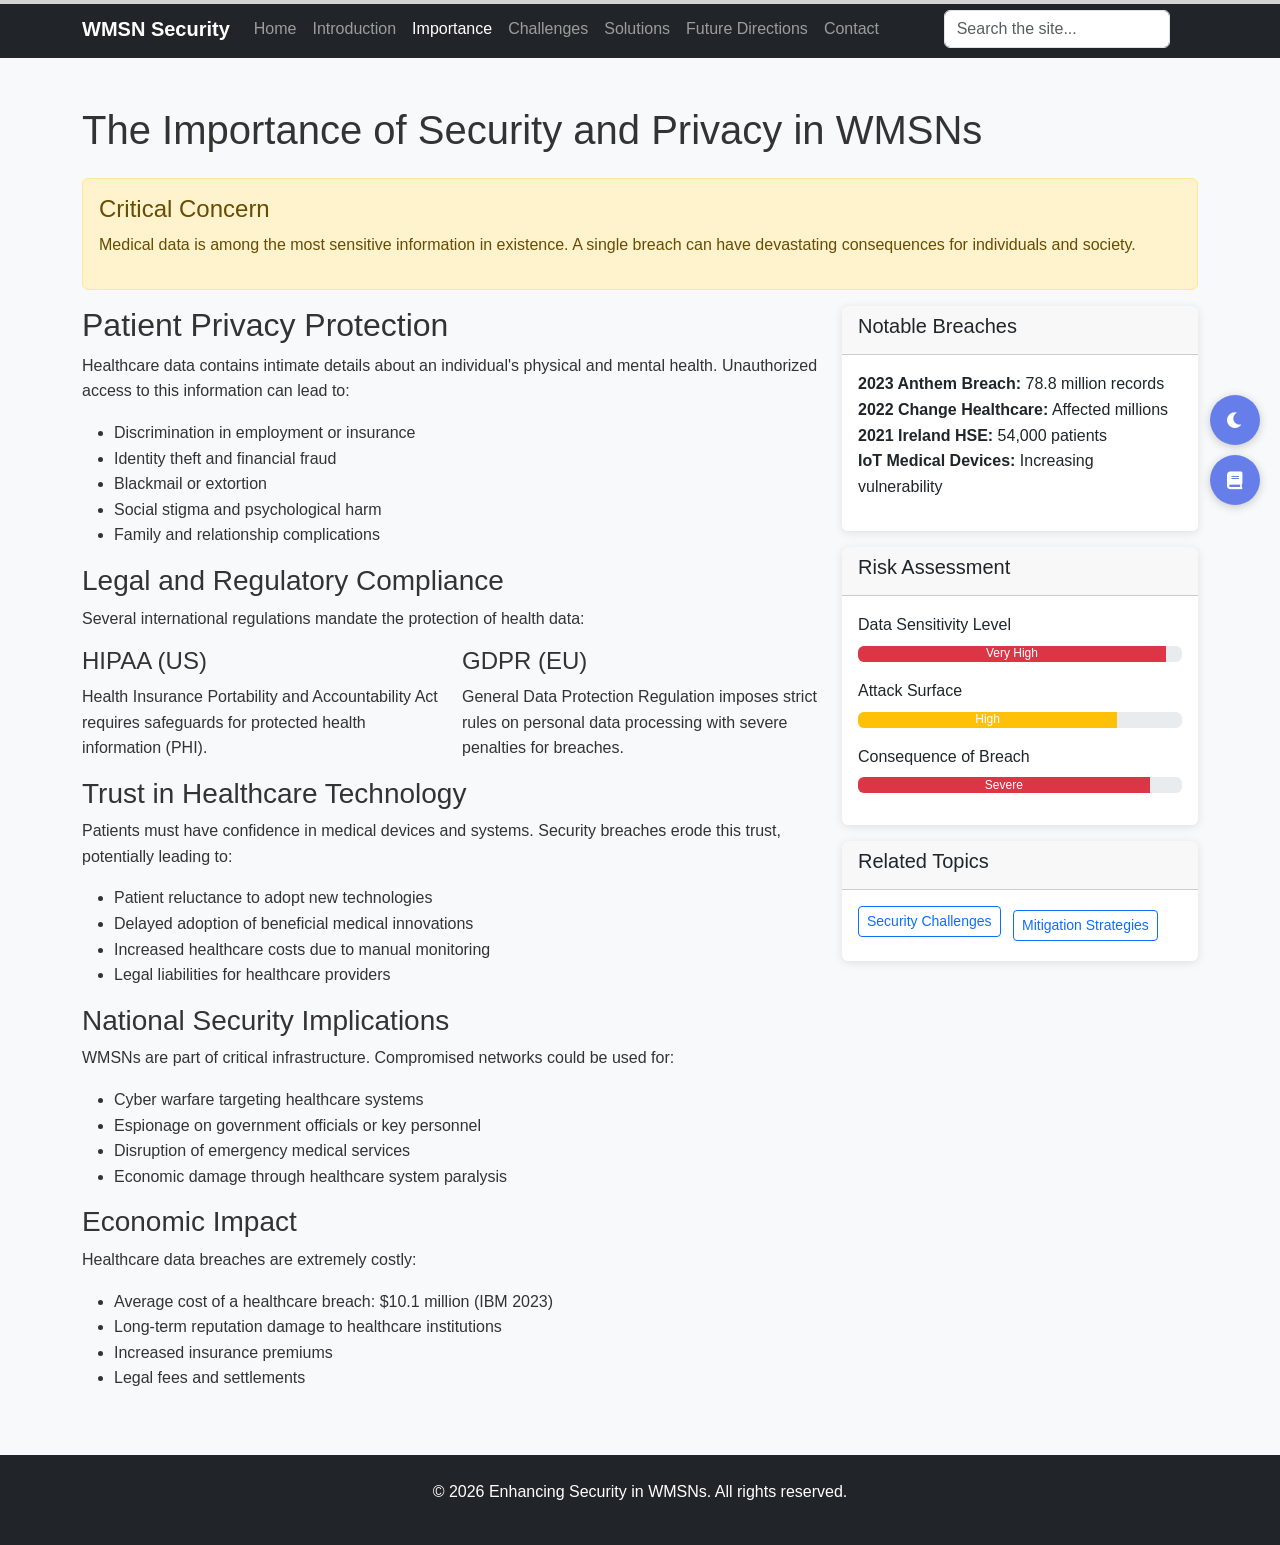
<file: pages/importance.html>
<!DOCTYPE html>
<html lang="en">
<head>
    <meta charset="UTF-8">
    <meta name="viewport" content="width=device-width, initial-scale=1.0">
    <title>Importance - WMSN Security</title>
    <link href="https://cdn.jsdelivr.net/npm/bootstrap@5.3.0/dist/css/bootstrap.min.css" rel="stylesheet">
    <link rel="stylesheet" href="https://cdnjs.cloudflare.com/ajax/libs/font-awesome/6.0.0/css/all.min.css">
    <link rel="stylesheet" href="../styles.css">
</head>
<body>
    <nav class="navbar navbar-expand-lg navbar-dark bg-dark">
        <div class="container">
            <a class="navbar-brand" href="../index.html">WMSN Security</a>
            <button class="navbar-toggler" type="button" data-bs-toggle="collapse" data-bs-target="#navbarNav" aria-controls="navbarNav" aria-expanded="false" aria-label="Toggle navigation">
                <span class="navbar-toggler-icon"></span>
            </button>
            <div class="collapse navbar-collapse" id="navbarNav">
                <ul class="navbar-nav me-auto">
                    <li class="nav-item">
                        <a class="nav-link" href="../index.html">Home</a>
                    </li>
                    <li class="nav-item">
                        <a class="nav-link" href="introduction.html">Introduction</a>
                    </li>
                    <li class="nav-item">
                        <a class="nav-link active" href="importance.html">Importance</a>
                    </li>
                    <li class="nav-item">
                        <a class="nav-link" href="challenges.html">Challenges</a>
                    </li>
                    <li class="nav-item">
                        <a class="nav-link" href="solutions.html">Solutions</a>
                    </li>
                    <li class="nav-item">
                        <a class="nav-link" href="future.html">Future Directions</a>
                    </li>
                    <li class="nav-item">
                        <a class="nav-link" href="contact.html">Contact</a>
                    </li>
                </ul>
                <div class="search-container">
                    <input type="text" class="form-control" id="searchInput" placeholder="Search the site...">
                    <div id="searchResults" class="search-results"></div>
                </div>
            </div>
        </div>
    </nav>

    <!-- Reading Progress Bar -->
    <div class="reading-progress-container">
        <div id="readingProgress" class="reading-progress-bar"></div>
    </div>

    <div class="container my-5">
        <h1 class="mb-4">The Importance of Security and Privacy in WMSNs</h1>

        <div class="alert alert-warning">
            <h4>Critical Concern</h4>
            <p>Medical data is among the most sensitive information in existence. A single breach can have devastating consequences for individuals and society.</p>
        </div>

        <div class="row">
            <div class="col-lg-8">
                <h2>Patient Privacy Protection</h2>
                <p>Healthcare data contains intimate details about an individual's physical and mental health. Unauthorized access to this information can lead to:</p>
                <ul>
                    <li>Discrimination in employment or insurance</li>
                    <li>Identity theft and financial fraud</li>
                    <li>Blackmail or extortion</li>
                    <li>Social stigma and psychological harm</li>
                    <li>Family and relationship complications</li>
                </ul>

                <h3>Legal and Regulatory Compliance</h3>
                <p>Several international regulations mandate the protection of health data:</p>
                <div class="row">
                    <div class="col-md-6">
                        <h4>HIPAA (US)</h4>
                        <p>Health Insurance Portability and Accountability Act requires safeguards for protected health information (PHI).</p>
                    </div>
                    <div class="col-md-6">
                        <h4>GDPR (EU)</h4>
                        <p>General Data Protection Regulation imposes strict rules on personal data processing with severe penalties for breaches.</p>
                    </div>
                </div>

                <h3>Trust in Healthcare Technology</h3>
                <p>Patients must have confidence in medical devices and systems. Security breaches erode this trust, potentially leading to:</p>
                <ul>
                    <li>Patient reluctance to adopt new technologies</li>
                    <li>Delayed adoption of beneficial medical innovations</li>
                    <li>Increased healthcare costs due to manual monitoring</li>
                    <li>Legal liabilities for healthcare providers</li>
                </ul>

                <h3>National Security Implications</h3>
                <p>WMSNs are part of critical infrastructure. Compromised networks could be used for:</p>
                <ul>
                    <li>Cyber warfare targeting healthcare systems</li>
                    <li>Espionage on government officials or key personnel</li>
                    <li>Disruption of emergency medical services</li>
                    <li>Economic damage through healthcare system paralysis</li>
                </ul>

                <h3>Economic Impact</h3>
                <p>Healthcare data breaches are extremely costly:</p>
                <ul>
                    <li>Average cost of a healthcare breach: $10.1 million (IBM 2023)</li>
                    <li>Long-term reputation damage to healthcare institutions</li>
                    <li>Increased insurance premiums</li>
                    <li>Legal fees and settlements</li>
                </ul>
            </div>

            <div class="col-lg-4">
                <div class="card">
                    <div class="card-header">
                        <h5>Notable Breaches</h5>
                    </div>
                    <div class="card-body">
                        <ul class="list-unstyled">
                            <li><strong>2023 Anthem Breach:</strong> 78.8 million records</li>
                            <li><strong>2022 Change Healthcare:</strong> Affected millions</li>
                            <li><strong>2021 Ireland HSE:</strong> 54,000 patients</li>
                            <li><strong>IoT Medical Devices:</strong> Increasing vulnerability</li>
                        </ul>
                    </div>
                </div>

                <div class="card mt-3">
                    <div class="card-header">
                        <h5>Risk Assessment</h5>
                    </div>
                    <div class="card-body">
                        <div class="mb-3">
                            <label class="form-label">Data Sensitivity Level</label>
                            <div class="progress">
                                <div class="progress-bar bg-danger" role="progressbar" style="width: 95%" aria-valuenow="95" aria-valuemin="0" aria-valuemax="100">Very High</div>
                            </div>
                        </div>
                        <div class="mb-3">
                            <label class="form-label">Attack Surface</label>
                            <div class="progress">
                                <div class="progress-bar bg-warning" role="progressbar" style="width: 80%" aria-valuenow="80" aria-valuemin="0" aria-valuemax="100">High</div>
                            </div>
                        </div>
                        <div class="mb-3">
                            <label class="form-label">Consequence of Breach</label>
                            <div class="progress">
                                <div class="progress-bar bg-danger" role="progressbar" style="width: 90%" aria-valuenow="90" aria-valuemin="0" aria-valuemax="100">Severe</div>
                            </div>
                        </div>
                    </div>
                </div>

                <div class="card mt-3">
                    <div class="card-header">
                        <h5>Related Topics</h5>
                    </div>
                    <div class="card-body">
                        <a href="challenges.html" class="btn btn-outline-primary btn-sm me-2 mb-2">Security Challenges</a>
                        <a href="solutions.html" class="btn btn-outline-primary btn-sm">Mitigation Strategies</a>
                    </div>
                </div>
            </div>
        </div>
    </div>

    <!-- Tools Bar -->
    <div class="tools-bar">
        <button id="darkModeToggle" class="tool-btn" title="Toggle Dark Mode">
            <i class="fas fa-moon"></i>
        </button>
        <button id="glossaryBtn" class="tool-btn" title="Open Glossary">
            <i class="fas fa-book"></i>
        </button>
    </div>

    <!-- Glossary Modal -->
    <div id="glossaryModal" class="modal">
        <div class="modal-content">
            <div class="modal-header">
                <h5>Glossary of Terms</h5>
                <span id="closeGlossary" class="close">&times;</span>
            </div>
            <div class="modal-body">
                <div id="glossaryContent">
                    <!-- Glossary content will be populated by JavaScript -->
                </div>
            </div>
        </div>
    </div>

    <footer class="bg-dark text-white py-4">
        <div class="container text-center">
            <p>&copy; 2026 Enhancing Security in WMSNs. All rights reserved.</p>
            <p id="currentDateTime" class="mb-0"></p>
        </div>
    </footer>

    <script src="https://cdn.jsdelivr.net/npm/bootstrap@5.3.0/dist/js/bootstrap.bundle.min.js"></script>
</body>
</html>
</file>
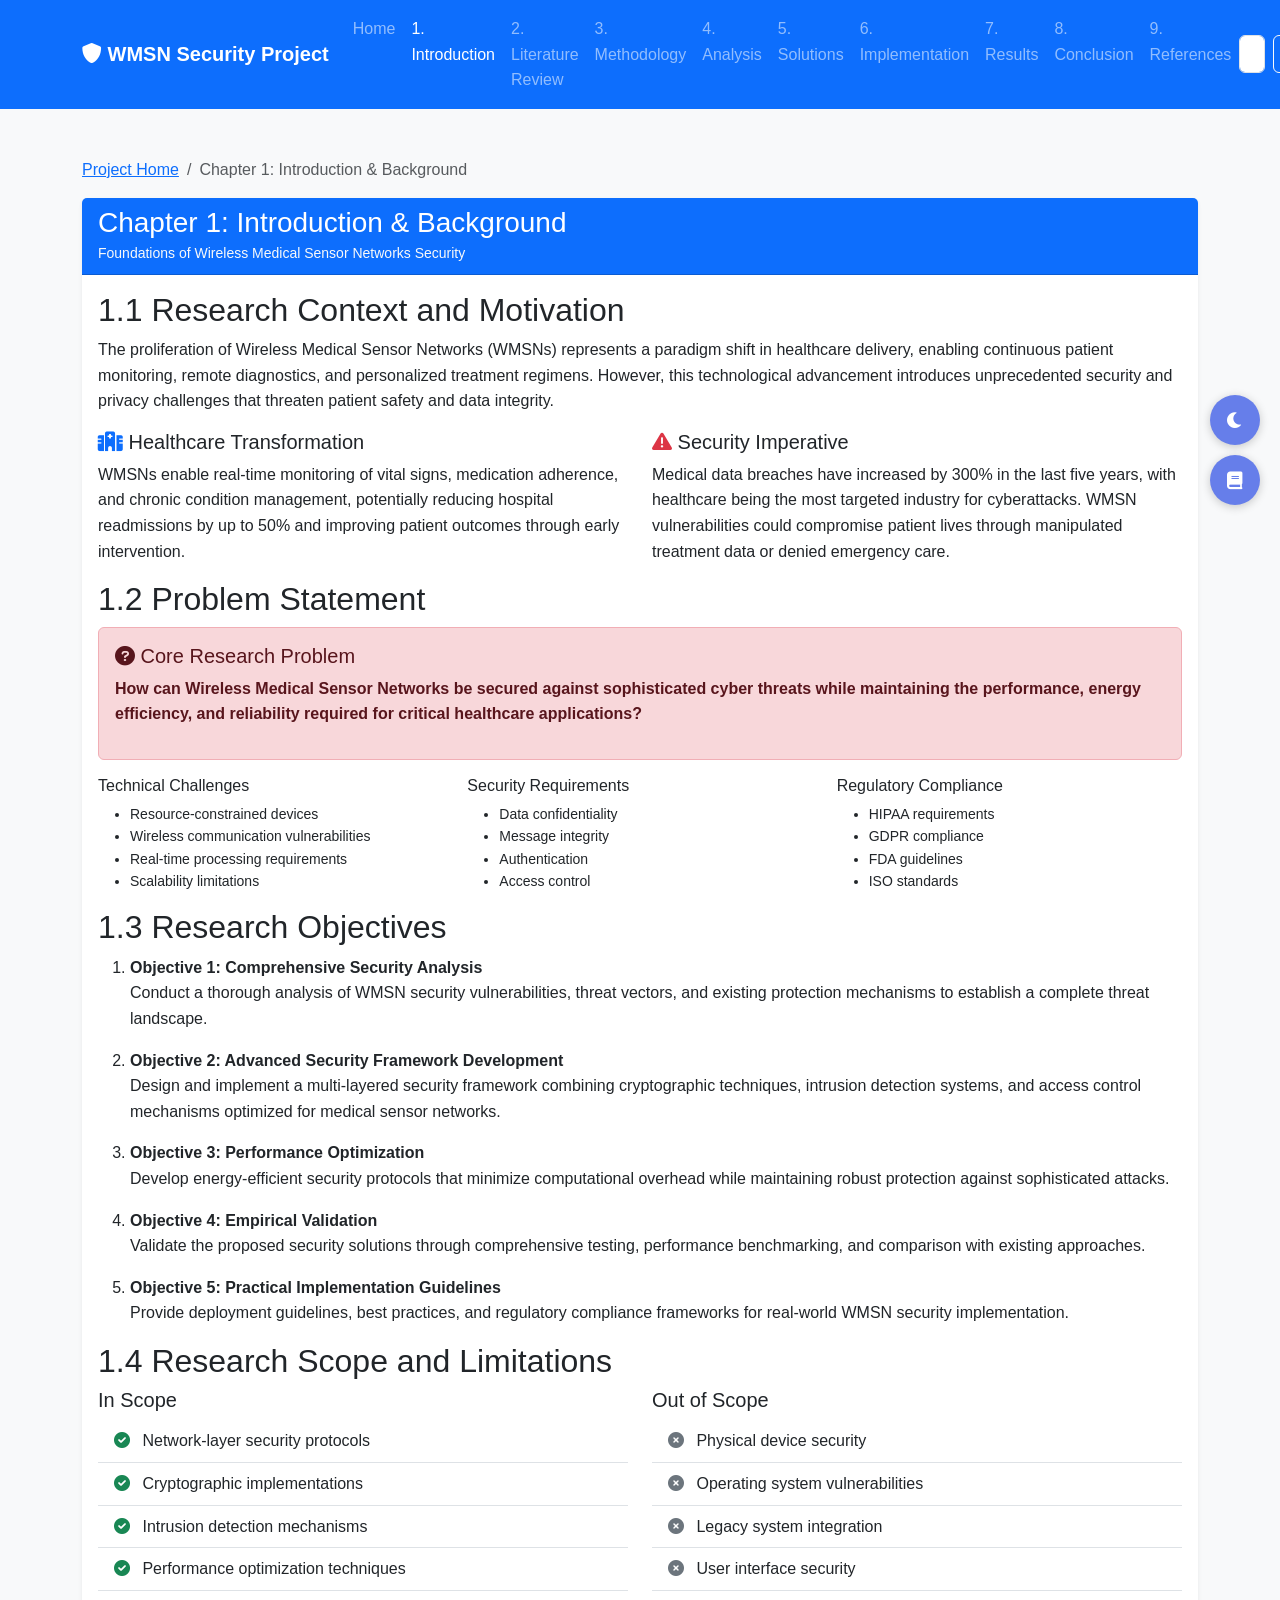
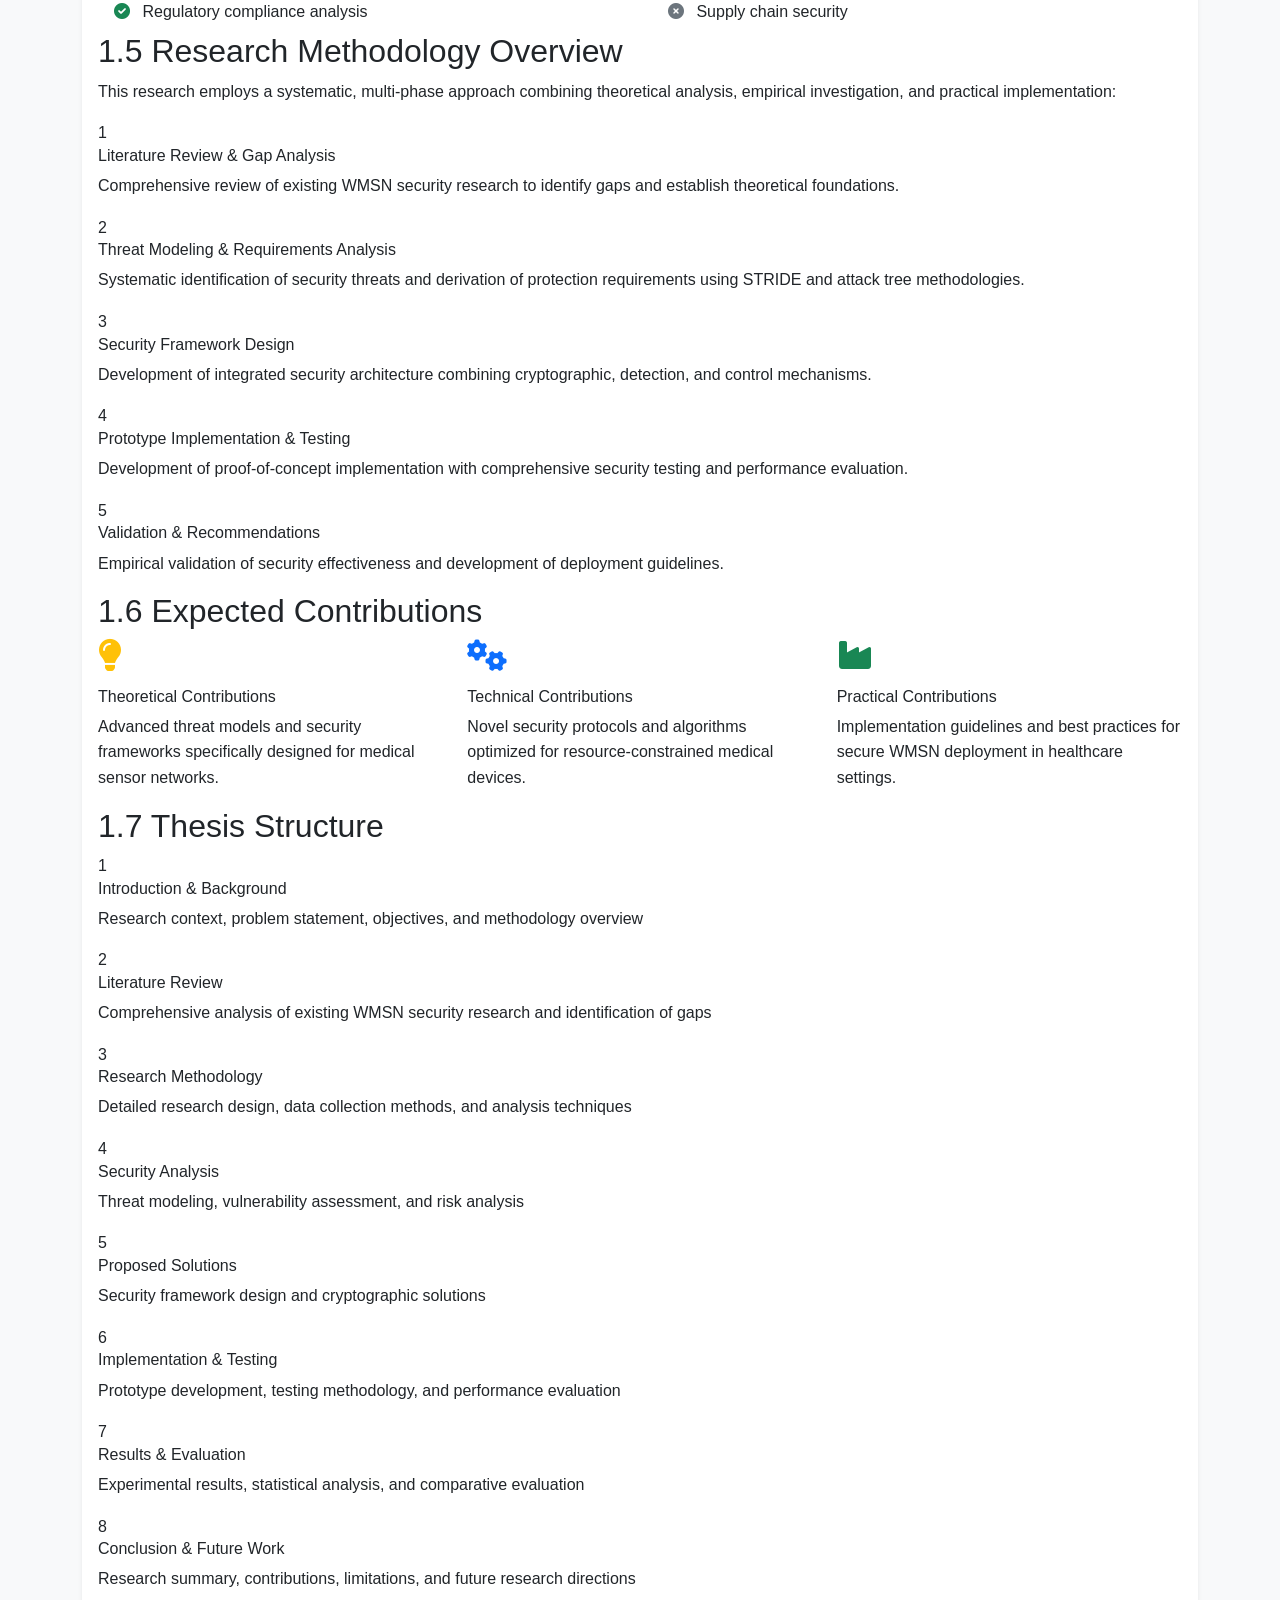
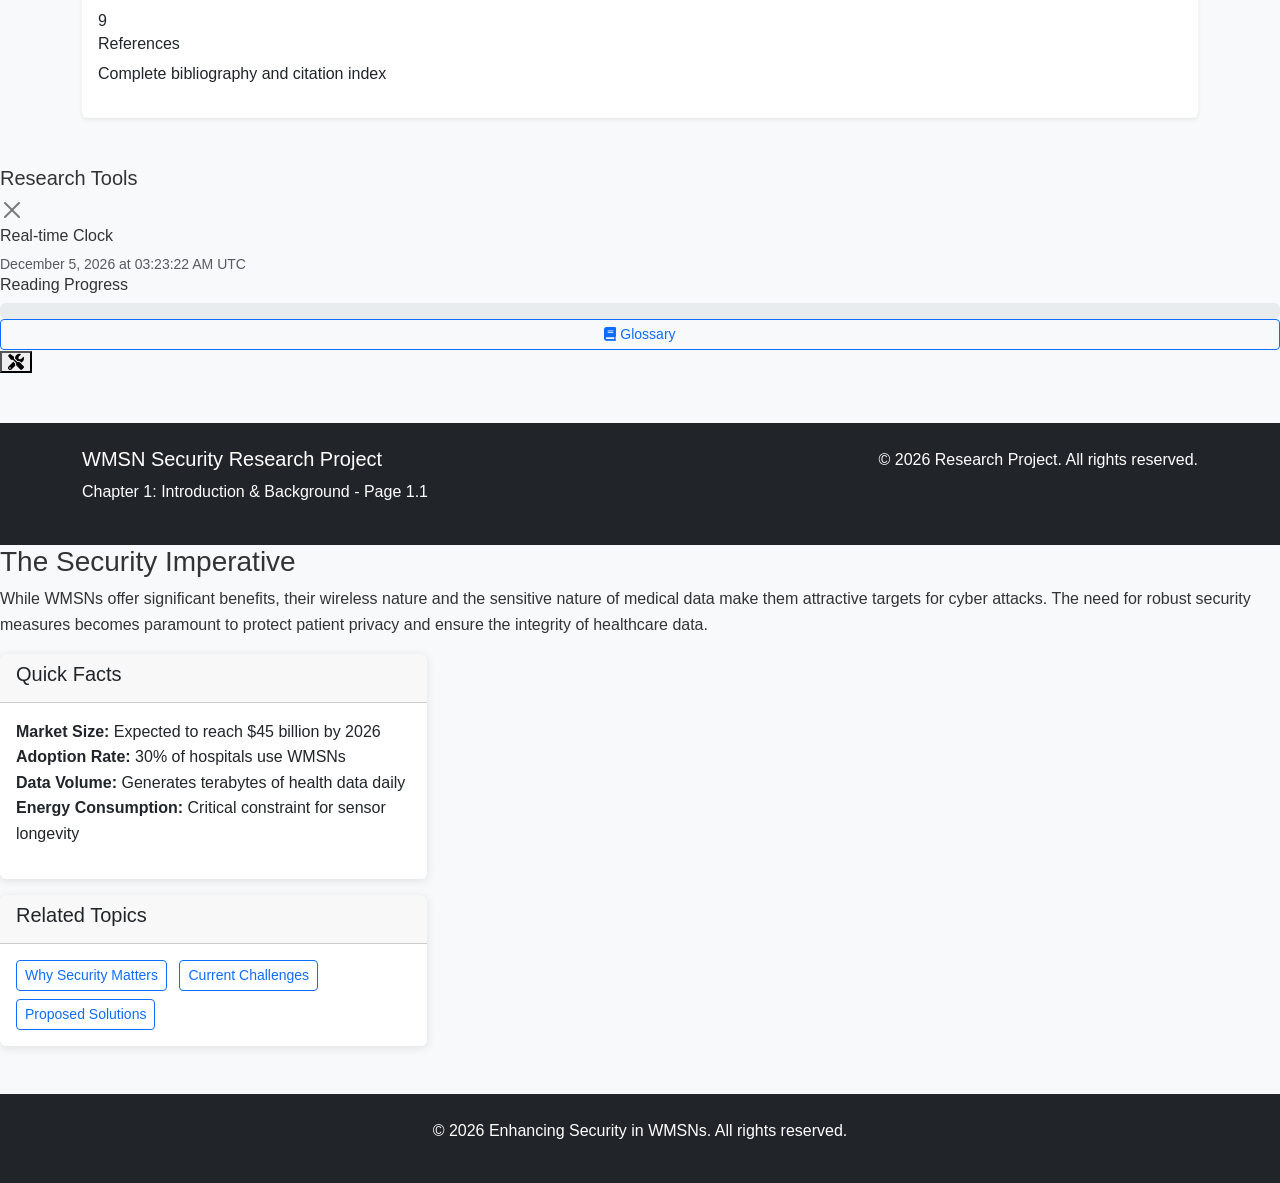
<file: pages/introduction.html>
<!DOCTYPE html>
<html lang="en">
<head>
    <meta charset="UTF-8">
    <meta name="viewport" content="width=device-width, initial-scale=1.0">
    <title>Introduction - WMSN Security Research Project</title>
    <link href="https://cdn.jsdelivr.net/npm/bootstrap@5.3.0/dist/css/bootstrap.min.css" rel="stylesheet">
    <link rel="stylesheet" href="https://cdnjs.cloudflare.com/ajax/libs/font-awesome/6.0.0/css/all.min.css">
    <link rel="stylesheet" href="../styles.css">
</head>
<body>
    <nav class="navbar navbar-expand-lg navbar-dark bg-primary">
        <div class="container">
            <a class="navbar-brand" href="../index.html">
                <i class="fas fa-shield-alt"></i> WMSN Security Project
            </a>
            <button class="navbar-toggler" type="button" data-bs-toggle="collapse" data-bs-target="#navbarNav">
                <span class="navbar-toggler-icon"></span>
            </button>
            <div class="collapse navbar-collapse" id="navbarNav">
                <ul class="navbar-nav me-auto">
                    <li class="nav-item"><a class="nav-link" href="../index.html">Home</a></li>
                    <li class="nav-item"><a class="nav-link active" href="introduction.html">1. Introduction</a></li>
                    <li class="nav-item"><a class="nav-link" href="literature.html">2. Literature Review</a></li>
                    <li class="nav-item"><a class="nav-link" href="methodology.html">3. Methodology</a></li>
                    <li class="nav-item"><a class="nav-link" href="analysis.html">4. Analysis</a></li>
                    <li class="nav-item"><a class="nav-link" href="solutions.html">5. Solutions</a></li>
                    <li class="nav-item"><a class="nav-link" href="implementation.html">6. Implementation</a></li>
                    <li class="nav-item"><a class="nav-link" href="results.html">7. Results</a></li>
                    <li class="nav-item"><a class="nav-link" href="conclusion.html">8. Conclusion</a></li>
                    <li class="nav-item"><a class="nav-link" href="references.html">9. References</a></li>
                </ul>
                <div class="d-flex">
                    <input type="text" id="searchInput" class="form-control me-2" placeholder="Search content...">
                    <button class="btn btn-outline-light me-2" onclick="searchContent()">Search</button>
                    <button class="btn btn-outline-light" onclick="toggleDarkMode()">
                        <i class="fas fa-moon"></i>
                    </button>
                </div>
            </div>
        </div>
    </nav>

    <div class="progress-container">
        <div class="progress-bar-custom" id="progressBar"></div>
    </div>

    <div class="container my-5">
        <div class="row">
            <div class="col-12">
                <nav aria-label="breadcrumb">
                    <ol class="breadcrumb">
                        <li class="breadcrumb-item"><a href="../index.html">Project Home</a></li>
                        <li class="breadcrumb-item active">Chapter 1: Introduction & Background</li>
                    </ol>
                </nav>

                <div class="card border-0 shadow-sm">
                    <div class="card-header bg-primary text-white">
                        <h1 class="h3 mb-0">Chapter 1: Introduction & Background</h1>
                        <small class="text-light">Foundations of Wireless Medical Sensor Networks Security</small>
                    </div>
                    <div class="card-body">
                        <div class="chapter-content">
                            <h2>1.1 Research Context and Motivation</h2>
                            <p>The proliferation of Wireless Medical Sensor Networks (WMSNs) represents a paradigm shift in healthcare delivery, enabling continuous patient monitoring, remote diagnostics, and personalized treatment regimens. However, this technological advancement introduces unprecedented security and privacy challenges that threaten patient safety and data integrity.</p>

                            <div class="research-context">
                                <div class="row">
                                    <div class="col-md-6">
                                        <div class="context-card">
                                            <h5><i class="fas fa-hospital text-primary"></i> Healthcare Transformation</h5>
                                            <p>WMSNs enable real-time monitoring of vital signs, medication adherence, and chronic condition management, potentially reducing hospital readmissions by up to 50% and improving patient outcomes through early intervention.</p>
                                        </div>
                                    </div>
                                    <div class="col-md-6">
                                        <div class="context-card">
                                            <h5><i class="fas fa-exclamation-triangle text-danger"></i> Security Imperative</h5>
                                            <p>Medical data breaches have increased by 300% in the last five years, with healthcare being the most targeted industry for cyberattacks. WMSN vulnerabilities could compromise patient lives through manipulated treatment data or denied emergency care.</p>
                                        </div>
                                    </div>
                                </div>
                            </div>

                            <h2>1.2 Problem Statement</h2>

                            <div class="problem-statement">
                                <div class="alert alert-danger">
                                    <h5><i class="fas fa-question-circle"></i> Core Research Problem</h5>
                                    <p><strong>How can Wireless Medical Sensor Networks be secured against sophisticated cyber threats while maintaining the performance, energy efficiency, and reliability required for critical healthcare applications?</strong></p>
                                </div>

                                <div class="problem-components">
                                    <div class="row">
                                        <div class="col-md-4">
                                            <div class="problem-component">
                                                <h6>Technical Challenges</h6>
                                                <ul class="small">
                                                    <li>Resource-constrained devices</li>
                                                    <li>Wireless communication vulnerabilities</li>
                                                    <li>Real-time processing requirements</li>
                                                    <li>Scalability limitations</li>
                                                </ul>
                                            </div>
                                        </div>
                                        <div class="col-md-4">
                                            <div class="problem-component">
                                                <h6>Security Requirements</h6>
                                                <ul class="small">
                                                    <li>Data confidentiality</li>
                                                    <li>Message integrity</li>
                                                    <li>Authentication</li>
                                                    <li>Access control</li>
                                                </ul>
                                            </div>
                                        </div>
                                        <div class="col-md-4">
                                            <div class="problem-component">
                                                <h6>Regulatory Compliance</h6>
                                                <ul class="small">
                                                    <li>HIPAA requirements</li>
                                                    <li>GDPR compliance</li>
                                                    <li>FDA guidelines</li>
                                                    <li>ISO standards</li>
                                                </ul>
                                            </div>
                                        </div>
                                    </div>
                                </div>
                            </div>

                            <h2>1.3 Research Objectives</h2>

                            <div class="objectives">
                                <ol class="objectives-list">
                                    <li>
                                        <strong>Objective 1: Comprehensive Security Analysis</strong>
                                        <p>Conduct a thorough analysis of WMSN security vulnerabilities, threat vectors, and existing protection mechanisms to establish a complete threat landscape.</p>
                                    </li>
                                    <li>
                                        <strong>Objective 2: Advanced Security Framework Development</strong>
                                        <p>Design and implement a multi-layered security framework combining cryptographic techniques, intrusion detection systems, and access control mechanisms optimized for medical sensor networks.</p>
                                    </li>
                                    <li>
                                        <strong>Objective 3: Performance Optimization</strong>
                                        <p>Develop energy-efficient security protocols that minimize computational overhead while maintaining robust protection against sophisticated attacks.</p>
                                    </li>
                                    <li>
                                        <strong>Objective 4: Empirical Validation</strong>
                                        <p>Validate the proposed security solutions through comprehensive testing, performance benchmarking, and comparison with existing approaches.</p>
                                    </li>
                                    <li>
                                        <strong>Objective 5: Practical Implementation Guidelines</strong>
                                        <p>Provide deployment guidelines, best practices, and regulatory compliance frameworks for real-world WMSN security implementation.</p>
                                    </li>
                                </ol>
                            </div>

                            <h2>1.4 Research Scope and Limitations</h2>

                            <div class="scope-limitations">
                                <div class="row">
                                    <div class="col-md-6">
                                        <h5>In Scope</h5>
                                        <ul class="list-group list-group-flush">
                                            <li class="list-group-item">
                                                <i class="fas fa-check-circle text-success me-2"></i>
                                                Network-layer security protocols
                                            </li>
                                            <li class="list-group-item">
                                                <i class="fas fa-check-circle text-success me-2"></i>
                                                Cryptographic implementations
                                            </li>
                                            <li class="list-group-item">
                                                <i class="fas fa-check-circle text-success me-2"></i>
                                                Intrusion detection mechanisms
                                            </li>
                                            <li class="list-group-item">
                                                <i class="fas fa-check-circle text-success me-2"></i>
                                                Performance optimization techniques
                                            </li>
                                            <li class="list-group-item">
                                                <i class="fas fa-check-circle text-success me-2"></i>
                                                Regulatory compliance analysis
                                            </li>
                                        </ul>
                                    </div>
                                    <div class="col-md-6">
                                        <h5>Out of Scope</h5>
                                        <ul class="list-group list-group-flush">
                                            <li class="list-group-item">
                                                <i class="fas fa-times-circle text-secondary me-2"></i>
                                                Physical device security
                                            </li>
                                            <li class="list-group-item">
                                                <i class="fas fa-times-circle text-secondary me-2"></i>
                                                Operating system vulnerabilities
                                            </li>
                                            <li class="list-group-item">
                                                <i class="fas fa-times-circle text-secondary me-2"></i>
                                                Legacy system integration
                                            </li>
                                            <li class="list-group-item">
                                                <i class="fas fa-times-circle text-secondary me-2"></i>
                                                User interface security
                                            </li>
                                            <li class="list-group-item">
                                                <i class="fas fa-times-circle text-secondary me-2"></i>
                                                Supply chain security
                                            </li>
                                        </ul>
                                    </div>
                                </div>
                            </div>

                            <h2>1.5 Research Methodology Overview</h2>

                            <div class="methodology-overview">
                                <p>This research employs a systematic, multi-phase approach combining theoretical analysis, empirical investigation, and practical implementation:</p>

                                <div class="methodology-phases">
                                    <div class="phase">
                                        <div class="phase-number">1</div>
                                        <div class="phase-content">
                                            <h6>Literature Review & Gap Analysis</h6>
                                            <p>Comprehensive review of existing WMSN security research to identify gaps and establish theoretical foundations.</p>
                                        </div>
                                    </div>
                                    <div class="phase">
                                        <div class="phase-number">2</div>
                                        <div class="phase-content">
                                            <h6>Threat Modeling & Requirements Analysis</h6>
                                            <p>Systematic identification of security threats and derivation of protection requirements using STRIDE and attack tree methodologies.</p>
                                        </div>
                                    </div>
                                    <div class="phase">
                                        <div class="phase-number">3</div>
                                        <div class="phase-content">
                                            <h6>Security Framework Design</h6>
                                            <p>Development of integrated security architecture combining cryptographic, detection, and control mechanisms.</p>
                                        </div>
                                    </div>
                                    <div class="phase">
                                        <div class="phase-number">4</div>
                                        <div class="phase-content">
                                            <h6>Prototype Implementation & Testing</h6>
                                            <p>Development of proof-of-concept implementation with comprehensive security testing and performance evaluation.</p>
                                        </div>
                                    </div>
                                    <div class="phase">
                                        <div class="phase-number">5</div>
                                        <div class="phase-content">
                                            <h6>Validation & Recommendations</h6>
                                            <p>Empirical validation of security effectiveness and development of deployment guidelines.</p>
                                        </div>
                                    </div>
                                </div>
                            </div>

                            <h2>1.6 Expected Contributions</h2>

                            <div class="contributions">
                                <div class="row">
                                    <div class="col-md-4">
                                        <div class="contribution-item">
                                            <i class="fas fa-lightbulb text-warning fa-2x mb-3"></i>
                                            <h6>Theoretical Contributions</h6>
                                            <p>Advanced threat models and security frameworks specifically designed for medical sensor networks.</p>
                                        </div>
                                    </div>
                                    <div class="col-md-4">
                                        <div class="contribution-item">
                                            <i class="fas fa-cogs text-primary fa-2x mb-3"></i>
                                            <h6>Technical Contributions</h6>
                                            <p>Novel security protocols and algorithms optimized for resource-constrained medical devices.</p>
                                        </div>
                                    </div>
                                    <div class="col-md-4">
                                        <div class="contribution-item">
                                            <i class="fas fa-industry text-success fa-2x mb-3"></i>
                                            <h6>Practical Contributions</h6>
                                            <p>Implementation guidelines and best practices for secure WMSN deployment in healthcare settings.</p>
                                        </div>
                                    </div>
                                </div>
                            </div>

                            <h2>1.7 Thesis Structure</h2>

                            <div class="thesis-structure">
                                <div class="structure-timeline">
                                    <div class="structure-item">
                                        <div class="chapter-marker">1</div>
                                        <div class="chapter-info">
                                            <h6>Introduction & Background</h6>
                                            <p>Research context, problem statement, objectives, and methodology overview</p>
                                        </div>
                                    </div>
                                    <div class="structure-item">
                                        <div class="chapter-marker">2</div>
                                        <div class="chapter-info">
                                            <h6>Literature Review</h6>
                                            <p>Comprehensive analysis of existing WMSN security research and identification of gaps</p>
                                        </div>
                                    </div>
                                    <div class="structure-item">
                                        <div class="chapter-marker">3</div>
                                        <div class="chapter-info">
                                            <h6>Research Methodology</h6>
                                            <p>Detailed research design, data collection methods, and analysis techniques</p>
                                        </div>
                                    </div>
                                    <div class="structure-item">
                                        <div class="chapter-marker">4</div>
                                        <div class="chapter-info">
                                            <h6>Security Analysis</h6>
                                            <p>Threat modeling, vulnerability assessment, and risk analysis</p>
                                        </div>
                                    </div>
                                    <div class="structure-item">
                                        <div class="chapter-marker">5</div>
                                        <div class="chapter-info">
                                            <h6>Proposed Solutions</h6>
                                            <p>Security framework design and cryptographic solutions</p>
                                        </div>
                                    </div>
                                    <div class="structure-item">
                                        <div class="chapter-marker">6</div>
                                        <div class="chapter-info">
                                            <h6>Implementation & Testing</h6>
                                            <p>Prototype development, testing methodology, and performance evaluation</p>
                                        </div>
                                    </div>
                                    <div class="structure-item">
                                        <div class="chapter-marker">7</div>
                                        <div class="chapter-info">
                                            <h6>Results & Evaluation</h6>
                                            <p>Experimental results, statistical analysis, and comparative evaluation</p>
                                        </div>
                                    </div>
                                    <div class="structure-item">
                                        <div class="chapter-marker">8</div>
                                        <div class="chapter-info">
                                            <h6>Conclusion & Future Work</h6>
                                            <p>Research summary, contributions, limitations, and future research directions</p>
                                        </div>
                                    </div>
                                    <div class="structure-item">
                                        <div class="chapter-marker">9</div>
                                        <div class="chapter-info">
                                            <h6>References</h6>
                                            <p>Complete bibliography and citation index</p>
                                        </div>
                                    </div>
                                </div>
                            </div>
                        </div>
                    </div>
                </div>
            </div>
        </div>
    </div>

    <!-- Tools Sidebar -->
    <div class="tools-sidebar" id="toolsSidebar">
        <div class="tools-header">
            <h5>Research Tools</h5>
            <button class="btn-close" onclick="toggleTools()"></button>
        </div>
        <div class="tools-content">
            <div class="tool-item">
                <h6>Real-time Clock</h6>
                <div id="currentDateTime" class="small text-muted"></div>
            </div>
            <div class="tool-item">
                <h6>Reading Progress</h6>
                <div class="progress">
                    <div class="progress-bar" id="readingProgress" style="width: 0%"></div>
                </div>
            </div>
            <div class="tool-item">
                <button class="btn btn-outline-primary btn-sm w-100" onclick="openGlossary()">
                    <i class="fas fa-book"></i> Glossary
                </button>
            </div>
        </div>
    </div>

    <!-- Floating Action Button -->
    <button class="fab" onclick="toggleTools()" title="Research Tools">
        <i class="fas fa-tools"></i>
    </button>

    <!-- Footer -->
    <footer class="bg-dark text-white py-4 mt-5">
        <div class="container">
            <div class="row">
                <div class="col-md-6">
                    <h5>WMSN Security Research Project</h5>
                    <p>Chapter 1: Introduction & Background - Page 1.1</p>
                </div>
                <div class="col-md-6 text-end">
                    <p>&copy; 2026 Research Project. All rights reserved.</p>
                </div>
            </div>
        </div>
    </footer>

    <!-- Scripts -->
    <script src="https://cdn.jsdelivr.net/npm/bootstrap@5.3.0/dist/js/bootstrap.bundle.min.js"></script>
    <script src="../script.js"></script>
</body>
</html>

                <h3>The Security Imperative</h3>
                <p>While WMSNs offer significant benefits, their wireless nature and the sensitive nature of medical data make them attractive targets for cyber attacks. The need for robust security measures becomes paramount to protect patient privacy and ensure the integrity of healthcare data.</p>
            </div>

            <div class="col-lg-4">
                <div class="card">
                    <div class="card-header">
                        <h5>Quick Facts</h5>
                    </div>
                    <div class="card-body">
                        <ul class="list-unstyled">
                            <li><strong>Market Size:</strong> Expected to reach $45 billion by 2026</li>
                            <li><strong>Adoption Rate:</strong> 30% of hospitals use WMSNs</li>
                            <li><strong>Data Volume:</strong> Generates terabytes of health data daily</li>
                            <li><strong>Energy Consumption:</strong> Critical constraint for sensor longevity</li>
                        </ul>
                    </div>
                </div>

                <div class="card mt-3">
                    <div class="card-header">
                        <h5>Related Topics</h5>
                    </div>
                    <div class="card-body">
                        <a href="importance.html" class="btn btn-outline-primary btn-sm me-2 mb-2">Why Security Matters</a>
                        <a href="challenges.html" class="btn btn-outline-primary btn-sm me-2 mb-2">Current Challenges</a>
                        <a href="solutions.html" class="btn btn-outline-primary btn-sm">Proposed Solutions</a>
                    </div>
                </div>
            </div>
        </div>
    </div>

    <!-- Tools Bar -->
    <div class="tools-bar">
        <button id="darkModeToggle" class="tool-btn" title="Toggle Dark Mode">
            <i class="fas fa-moon"></i>
        </button>
        <button id="glossaryBtn" class="tool-btn" title="Open Glossary">
            <i class="fas fa-book"></i>
        </button>
    </div>

    <!-- Glossary Modal -->
    <div id="glossaryModal" class="modal">
        <div class="modal-content">
            <div class="modal-header">
                <h5>Glossary of Terms</h5>
                <span id="closeGlossary" class="close">&times;</span>
            </div>
            <div class="modal-body">
                <div id="glossaryContent">
                    <!-- Glossary content will be populated by JavaScript -->
                </div>
            </div>
        </div>
    </div>

    <footer class="bg-dark text-white py-4">
        <div class="container text-center">
            <p>&copy; 2026 Enhancing Security in WMSNs. All rights reserved.</p>
            <p id="currentDateTime" class="mb-0"></p>
        </div>
    </footer>

    <script src="https://cdn.jsdelivr.net/npm/bootstrap@5.3.0/dist/js/bootstrap.bundle.min.js"></script>
</body>
</html>
</file>
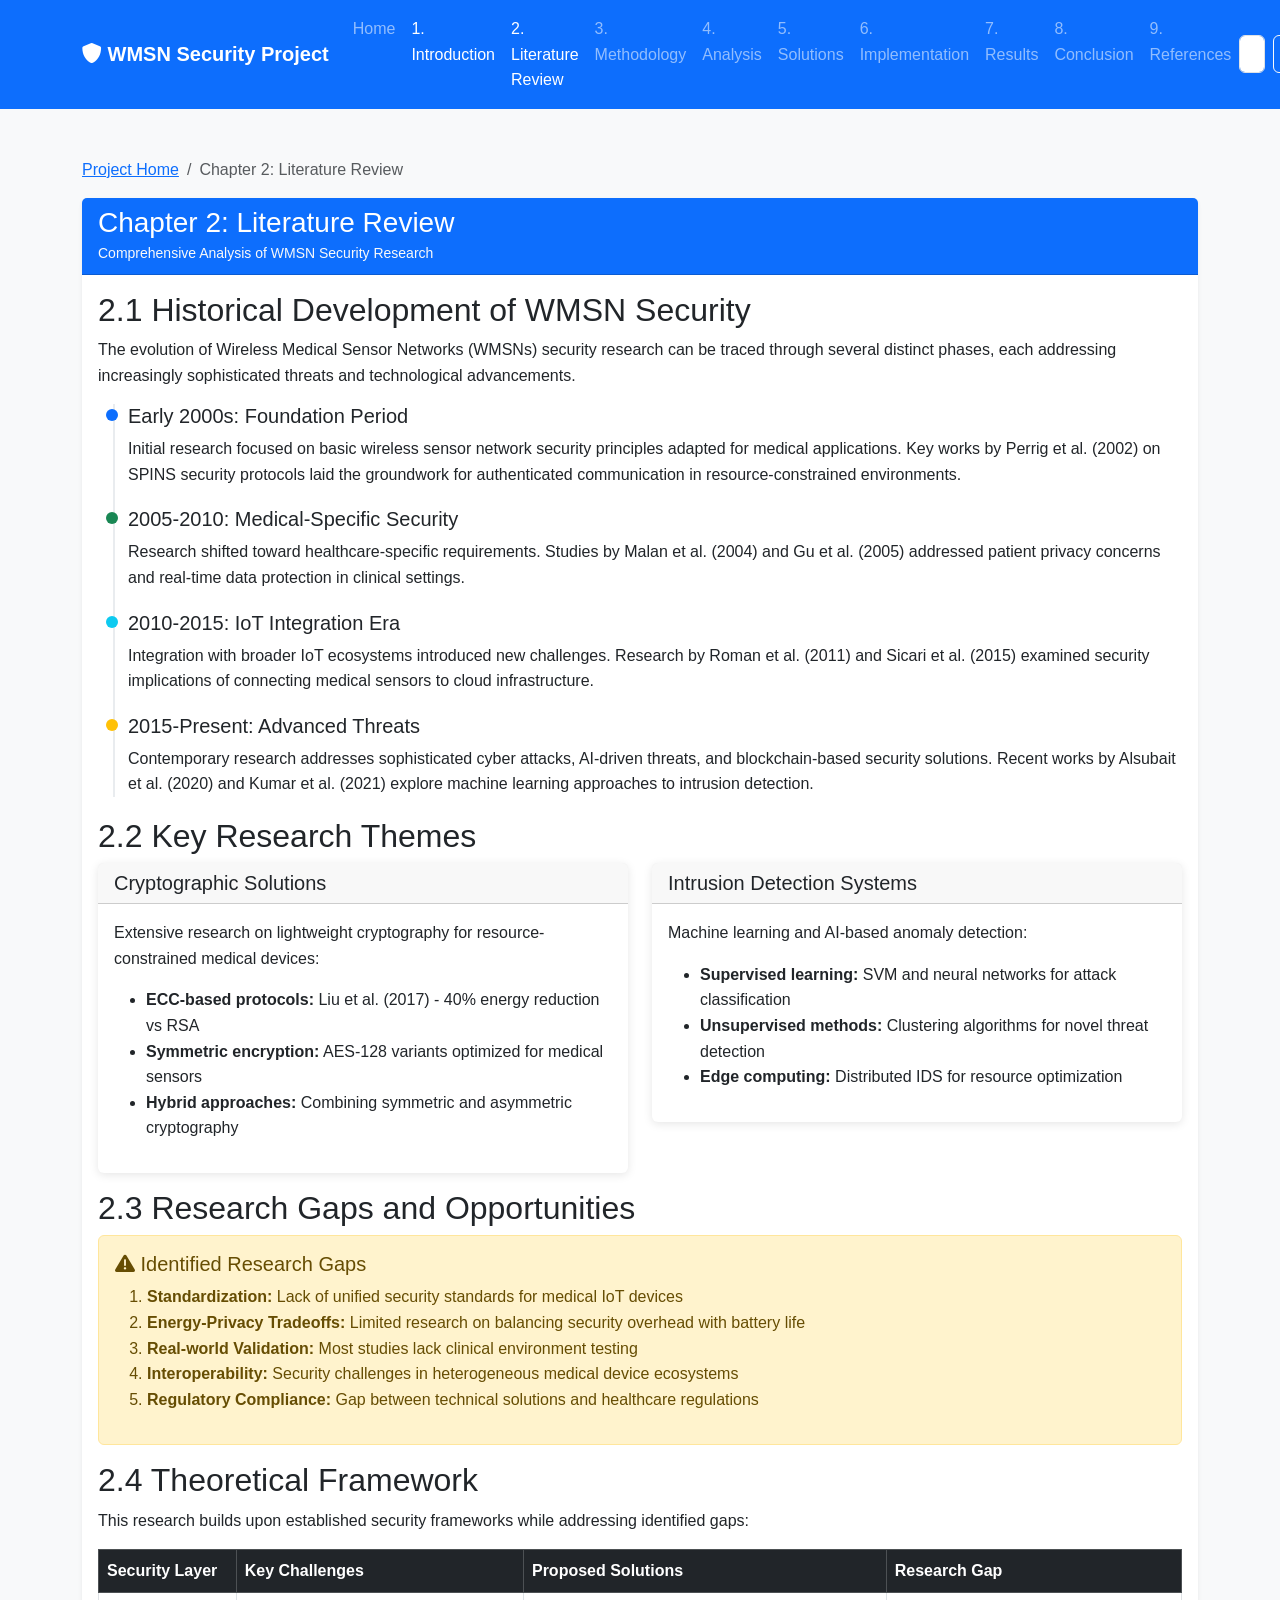
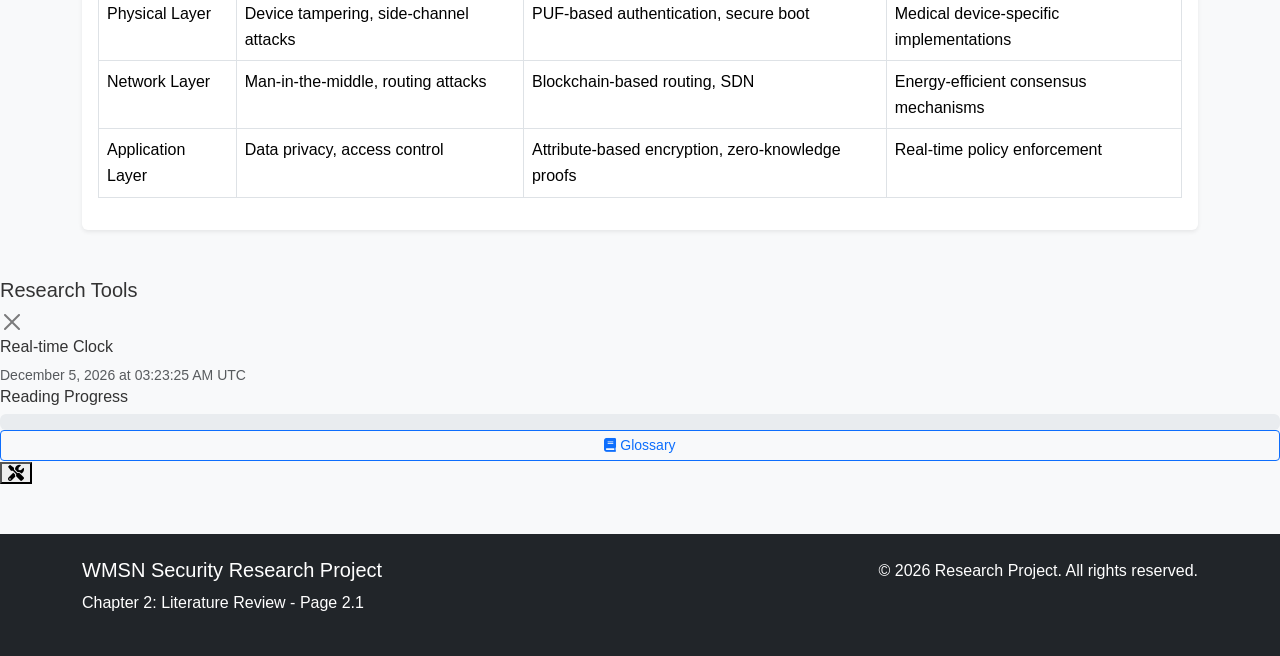
<file: pages/literature.html>
<!DOCTYPE html>
<html lang="en">
<head>
    <meta charset="UTF-8">
    <meta name="viewport" content="width=device-width, initial-scale=1.0">
    <title>Literature Review - WMSN Security Research Project</title>
    <link href="https://cdn.jsdelivr.net/npm/bootstrap@5.3.0/dist/css/bootstrap.min.css" rel="stylesheet">
    <link rel="stylesheet" href="https://cdnjs.cloudflare.com/ajax/libs/font-awesome/6.0.0/css/all.min.css">
    <link rel="stylesheet" href="../styles.css">
</head>
<body>
    <nav class="navbar navbar-expand-lg navbar-dark bg-primary">
        <div class="container">
            <a class="navbar-brand" href="../index.html">
                <i class="fas fa-shield-alt"></i> WMSN Security Project
            </a>
            <button class="navbar-toggler" type="button" data-bs-toggle="collapse" data-bs-target="#navbarNav">
                <span class="navbar-toggler-icon"></span>
            </button>
            <div class="collapse navbar-collapse" id="navbarNav">
                <ul class="navbar-nav me-auto">
                    <li class="nav-item"><a class="nav-link" href="../index.html">Home</a></li>
                    <li class="nav-item"><a class="nav-link active" href="introduction.html">1. Introduction</a></li>
                    <li class="nav-item"><a class="nav-link active" href="literature.html">2. Literature Review</a></li>
                    <li class="nav-item"><a class="nav-link" href="methodology.html">3. Methodology</a></li>
                    <li class="nav-item"><a class="nav-link" href="analysis.html">4. Analysis</a></li>
                    <li class="nav-item"><a class="nav-link" href="solutions.html">5. Solutions</a></li>
                    <li class="nav-item"><a class="nav-link" href="implementation.html">6. Implementation</a></li>
                    <li class="nav-item"><a class="nav-link" href="results.html">7. Results</a></li>
                    <li class="nav-item"><a class="nav-link" href="conclusion.html">8. Conclusion</a></li>
                    <li class="nav-item"><a class="nav-link" href="references.html">9. References</a></li>
                </ul>
                <div class="d-flex">
                    <input type="text" id="searchInput" class="form-control me-2" placeholder="Search content...">
                    <button class="btn btn-outline-light me-2" onclick="searchContent()">Search</button>
                    <button class="btn btn-outline-light" onclick="toggleDarkMode()">
                        <i class="fas fa-moon"></i>
                    </button>
                </div>
            </div>
        </div>
    </nav>

    <div class="progress-container">
        <div class="progress-bar-custom" id="progressBar"></div>
    </div>

    <div class="container my-5">
        <div class="row">
            <div class="col-12">
                <nav aria-label="breadcrumb">
                    <ol class="breadcrumb">
                        <li class="breadcrumb-item"><a href="../index.html">Project Home</a></li>
                        <li class="breadcrumb-item active">Chapter 2: Literature Review</li>
                    </ol>
                </nav>

                <div class="card border-0 shadow-sm">
                    <div class="card-header bg-primary text-white">
                        <h1 class="h3 mb-0">Chapter 2: Literature Review</h1>
                        <small class="text-light">Comprehensive Analysis of WMSN Security Research</small>
                    </div>
                    <div class="card-body">
                        <div class="chapter-content">
                            <h2>2.1 Historical Development of WMSN Security</h2>
                            <p>The evolution of Wireless Medical Sensor Networks (WMSNs) security research can be traced through several distinct phases, each addressing increasingly sophisticated threats and technological advancements.</p>

                            <div class="timeline">
                                <div class="timeline-item">
                                    <div class="timeline-marker bg-primary"></div>
                                    <div class="timeline-content">
                                        <h5>Early 2000s: Foundation Period</h5>
                                        <p>Initial research focused on basic wireless sensor network security principles adapted for medical applications. Key works by Perrig et al. (2002) on SPINS security protocols laid the groundwork for authenticated communication in resource-constrained environments.</p>
                                    </div>
                                </div>
                                <div class="timeline-item">
                                    <div class="timeline-marker bg-success"></div>
                                    <div class="timeline-content">
                                        <h5>2005-2010: Medical-Specific Security</h5>
                                        <p>Research shifted toward healthcare-specific requirements. Studies by Malan et al. (2004) and Gu et al. (2005) addressed patient privacy concerns and real-time data protection in clinical settings.</p>
                                    </div>
                                </div>
                                <div class="timeline-item">
                                    <div class="timeline-marker bg-info"></div>
                                    <div class="timeline-content">
                                        <h5>2010-2015: IoT Integration Era</h5>
                                        <p>Integration with broader IoT ecosystems introduced new challenges. Research by Roman et al. (2011) and Sicari et al. (2015) examined security implications of connecting medical sensors to cloud infrastructure.</p>
                                    </div>
                                </div>
                                <div class="timeline-item">
                                    <div class="timeline-marker bg-warning"></div>
                                    <div class="timeline-content">
                                        <h5>2015-Present: Advanced Threats</h5>
                                        <p>Contemporary research addresses sophisticated cyber attacks, AI-driven threats, and blockchain-based security solutions. Recent works by Alsubait et al. (2020) and Kumar et al. (2021) explore machine learning approaches to intrusion detection.</p>
                                    </div>
                                </div>
                            </div>

                            <h2>2.2 Key Research Themes</h2>

                            <div class="row">
                                <div class="col-md-6">
                                    <div class="card mb-3">
                                        <div class="card-header">
                                            <h5 class="mb-0">Cryptographic Solutions</h5>
                                        </div>
                                        <div class="card-body">
                                            <p>Extensive research on lightweight cryptography for resource-constrained medical devices:</p>
                                            <ul>
                                                <li><strong>ECC-based protocols:</strong> Liu et al. (2017) - 40% energy reduction vs RSA</li>
                                                <li><strong>Symmetric encryption:</strong> AES-128 variants optimized for medical sensors</li>
                                                <li><strong>Hybrid approaches:</strong> Combining symmetric and asymmetric cryptography</li>
                                            </ul>
                                        </div>
                                    </div>
                                </div>
                                <div class="col-md-6">
                                    <div class="card mb-3">
                                        <div class="card-header">
                                            <h5 class="mb-0">Intrusion Detection Systems</h5>
                                        </div>
                                        <div class="card-body">
                                            <p>Machine learning and AI-based anomaly detection:</p>
                                            <ul>
                                                <li><strong>Supervised learning:</strong> SVM and neural networks for attack classification</li>
                                                <li><strong>Unsupervised methods:</strong> Clustering algorithms for novel threat detection</li>
                                                <li><strong>Edge computing:</strong> Distributed IDS for resource optimization</li>
                                            </ul>
                                        </div>
                                    </div>
                                </div>
                            </div>

                            <h2>2.3 Research Gaps and Opportunities</h2>

                            <div class="alert alert-warning">
                                <h5><i class="fas fa-exclamation-triangle"></i> Identified Research Gaps</h5>
                                <ol>
                                    <li><strong>Standardization:</strong> Lack of unified security standards for medical IoT devices</li>
                                    <li><strong>Energy-Privacy Tradeoffs:</strong> Limited research on balancing security overhead with battery life</li>
                                    <li><strong>Real-world Validation:</strong> Most studies lack clinical environment testing</li>
                                    <li><strong>Interoperability:</strong> Security challenges in heterogeneous medical device ecosystems</li>
                                    <li><strong>Regulatory Compliance:</strong> Gap between technical solutions and healthcare regulations</li>
                                </ol>
                            </div>

                            <h2>2.4 Theoretical Framework</h2>
                            <p>This research builds upon established security frameworks while addressing identified gaps:</p>

                            <div class="table-responsive">
                                <table class="table table-bordered">
                                    <thead class="table-dark">
                                        <tr>
                                            <th>Security Layer</th>
                                            <th>Key Challenges</th>
                                            <th>Proposed Solutions</th>
                                            <th>Research Gap</th>
                                        </tr>
                                    </thead>
                                    <tbody>
                                        <tr>
                                            <td>Physical Layer</td>
                                            <td>Device tampering, side-channel attacks</td>
                                            <td>PUF-based authentication, secure boot</td>
                                            <td>Medical device-specific implementations</td>
                                        </tr>
                                        <tr>
                                            <td>Network Layer</td>
                                            <td>Man-in-the-middle, routing attacks</td>
                                            <td>Blockchain-based routing, SDN</td>
                                            <td>Energy-efficient consensus mechanisms</td>
                                        </tr>
                                        <tr>
                                            <td>Application Layer</td>
                                            <td>Data privacy, access control</td>
                                            <td>Attribute-based encryption, zero-knowledge proofs</td>
                                            <td>Real-time policy enforcement</td>
                                        </tr>
                                    </tbody>
                                </table>
                            </div>
                        </div>
                    </div>
                </div>
            </div>
        </div>
    </div>

    <!-- Tools Sidebar -->
    <div class="tools-sidebar" id="toolsSidebar">
        <div class="tools-header">
            <h5>Research Tools</h5>
            <button class="btn-close" onclick="toggleTools()"></button>
        </div>
        <div class="tools-content">
            <div class="tool-item">
                <h6>Real-time Clock</h6>
                <div id="currentDateTime" class="small text-muted"></div>
            </div>
            <div class="tool-item">
                <h6>Reading Progress</h6>
                <div class="progress">
                    <div class="progress-bar" id="readingProgress" style="width: 0%"></div>
                </div>
            </div>
            <div class="tool-item">
                <button class="btn btn-outline-primary btn-sm w-100" onclick="openGlossary()">
                    <i class="fas fa-book"></i> Glossary
                </button>
            </div>
        </div>
    </div>

    <!-- Floating Action Button -->
    <button class="fab" onclick="toggleTools()" title="Research Tools">
        <i class="fas fa-tools"></i>
    </button>

    <!-- Footer -->
    <footer class="bg-dark text-white py-4 mt-5">
        <div class="container">
            <div class="row">
                <div class="col-md-6">
                    <h5>WMSN Security Research Project</h5>
                    <p>Chapter 2: Literature Review - Page 2.1</p>
                </div>
                <div class="col-md-6 text-end">
                    <p>&copy; 2026 Research Project. All rights reserved.</p>
                </div>
            </div>
        </div>
    </footer>

    <!-- Scripts -->
    <script src="https://cdn.jsdelivr.net/npm/bootstrap@5.3.0/dist/js/bootstrap.bundle.min.js"></script>
    <script src="../script.js"></script>
</body>
</html>
</file>
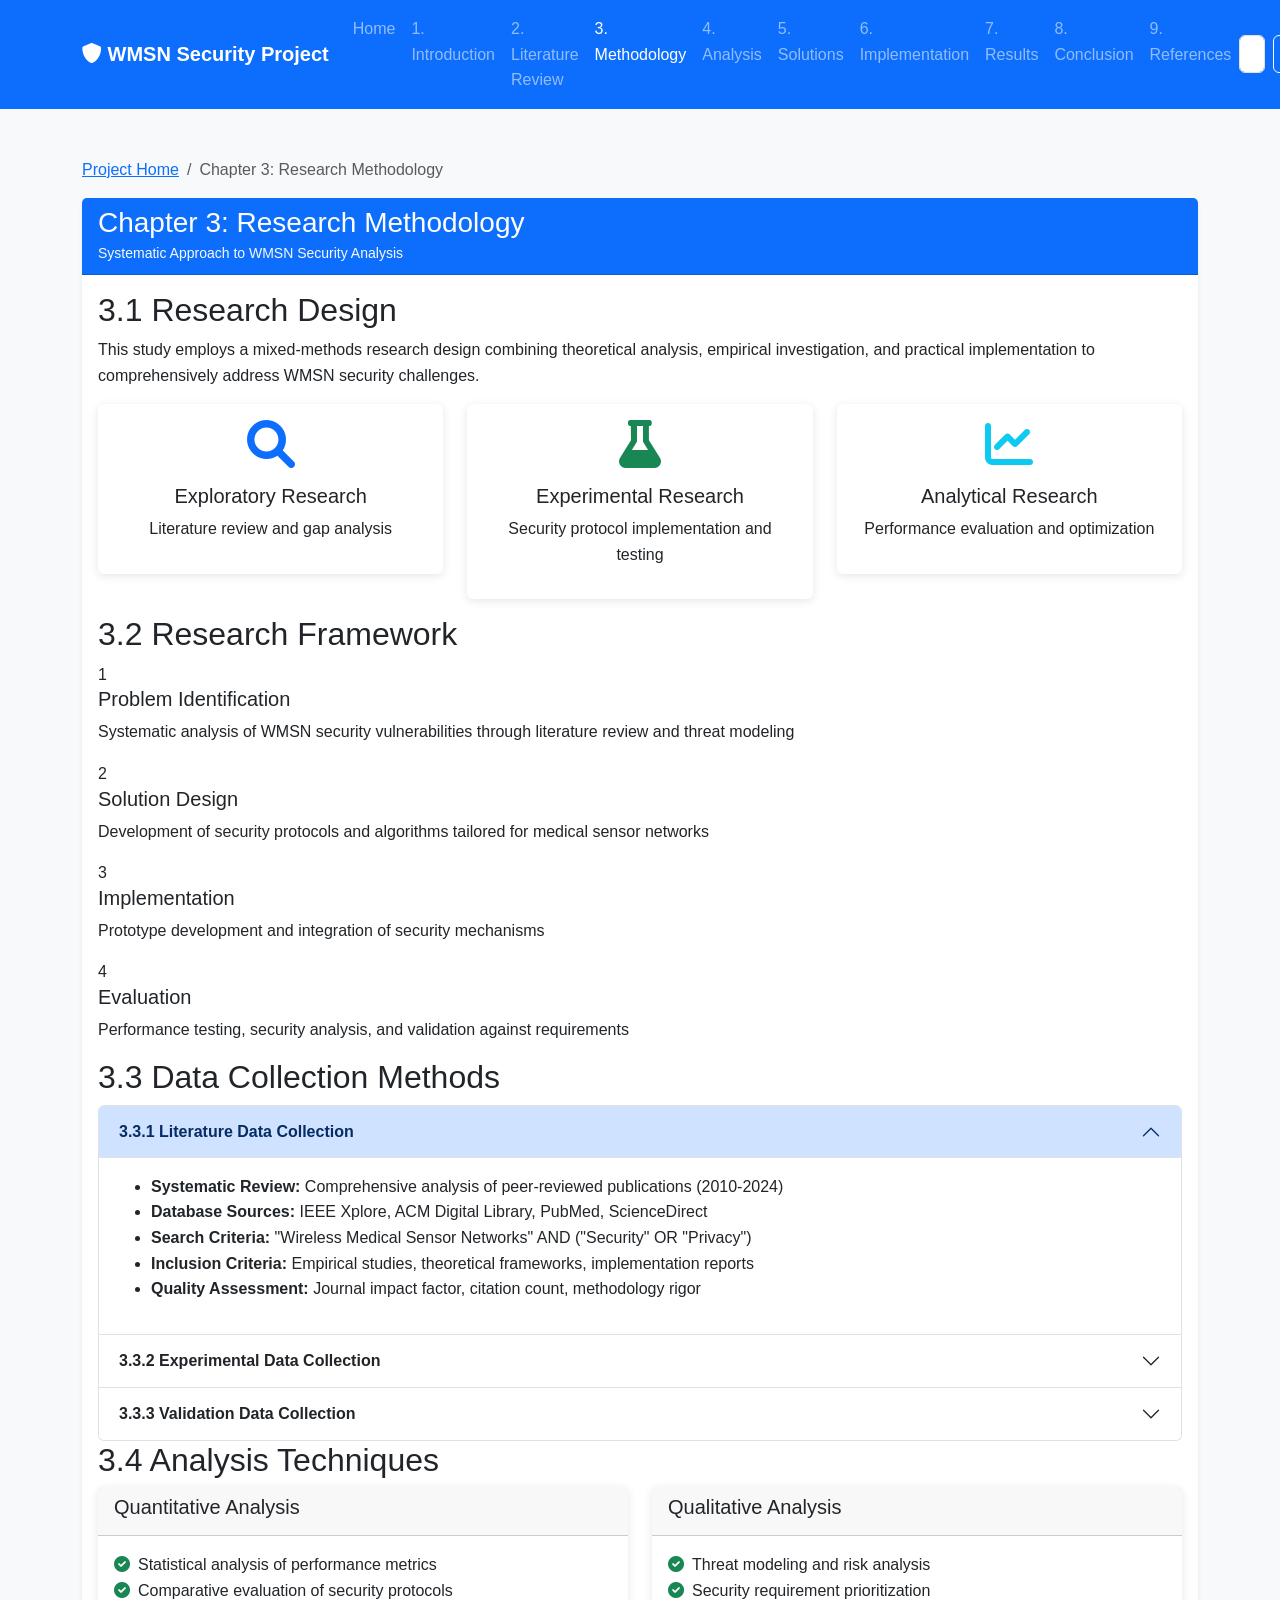
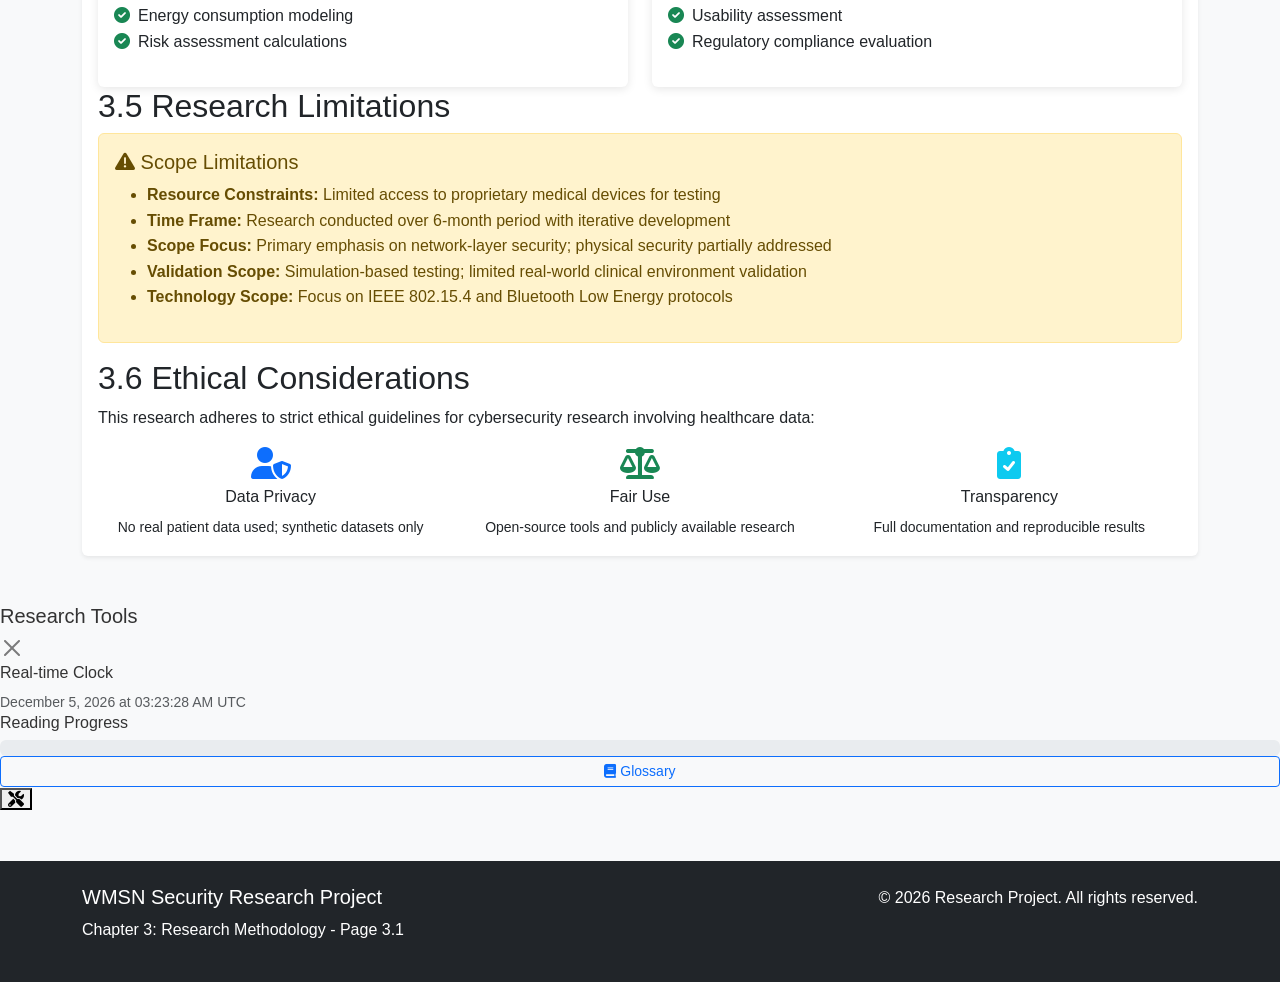
<file: pages/methodology.html>
<!DOCTYPE html>
<html lang="en">
<head>
    <meta charset="UTF-8">
    <meta name="viewport" content="width=device-width, initial-scale=1.0">
    <title>Research Methodology - WMSN Security Research Project</title>
    <link href="https://cdn.jsdelivr.net/npm/bootstrap@5.3.0/dist/css/bootstrap.min.css" rel="stylesheet">
    <link rel="stylesheet" href="https://cdnjs.cloudflare.com/ajax/libs/font-awesome/6.0.0/css/all.min.css">
    <link rel="stylesheet" href="../styles.css">
</head>
<body>
    <nav class="navbar navbar-expand-lg navbar-dark bg-primary">
        <div class="container">
            <a class="navbar-brand" href="../index.html">
                <i class="fas fa-shield-alt"></i> WMSN Security Project
            </a>
            <button class="navbar-toggler" type="button" data-bs-toggle="collapse" data-bs-target="#navbarNav">
                <span class="navbar-toggler-icon"></span>
            </button>
            <div class="collapse navbar-collapse" id="navbarNav">
                <ul class="navbar-nav me-auto">
                    <li class="nav-item"><a class="nav-link" href="../index.html">Home</a></li>
                    <li class="nav-item"><a class="nav-link" href="introduction.html">1. Introduction</a></li>
                    <li class="nav-item"><a class="nav-link" href="literature.html">2. Literature Review</a></li>
                    <li class="nav-item"><a class="nav-link active" href="methodology.html">3. Methodology</a></li>
                    <li class="nav-item"><a class="nav-link" href="analysis.html">4. Analysis</a></li>
                    <li class="nav-item"><a class="nav-link" href="solutions.html">5. Solutions</a></li>
                    <li class="nav-item"><a class="nav-link" href="implementation.html">6. Implementation</a></li>
                    <li class="nav-item"><a class="nav-link" href="results.html">7. Results</a></li>
                    <li class="nav-item"><a class="nav-link" href="conclusion.html">8. Conclusion</a></li>
                    <li class="nav-item"><a class="nav-link" href="references.html">9. References</a></li>
                </ul>
                <div class="d-flex">
                    <input type="text" id="searchInput" class="form-control me-2" placeholder="Search content...">
                    <button class="btn btn-outline-light me-2" onclick="searchContent()">Search</button>
                    <button class="btn btn-outline-light" onclick="toggleDarkMode()">
                        <i class="fas fa-moon"></i>
                    </button>
                </div>
            </div>
        </div>
    </nav>

    <div class="progress-container">
        <div class="progress-bar-custom" id="progressBar"></div>
    </div>

    <div class="container my-5">
        <div class="row">
            <div class="col-12">
                <nav aria-label="breadcrumb">
                    <ol class="breadcrumb">
                        <li class="breadcrumb-item"><a href="../index.html">Project Home</a></li>
                        <li class="breadcrumb-item active">Chapter 3: Research Methodology</li>
                    </ol>
                </nav>

                <div class="card border-0 shadow-sm">
                    <div class="card-header bg-primary text-white">
                        <h1 class="h3 mb-0">Chapter 3: Research Methodology</h1>
                        <small class="text-light">Systematic Approach to WMSN Security Analysis</small>
                    </div>
                    <div class="card-body">
                        <div class="chapter-content">
                            <h2>3.1 Research Design</h2>
                            <p>This study employs a mixed-methods research design combining theoretical analysis, empirical investigation, and practical implementation to comprehensively address WMSN security challenges.</p>

                            <div class="row">
                                <div class="col-md-4">
                                    <div class="card text-center mb-3">
                                        <div class="card-body">
                                            <i class="fas fa-search fa-3x text-primary mb-3"></i>
                                            <h5>Exploratory Research</h5>
                                            <p>Literature review and gap analysis</p>
                                        </div>
                                    </div>
                                </div>
                                <div class="col-md-4">
                                    <div class="card text-center mb-3">
                                        <div class="card-body">
                                            <i class="fas fa-flask fa-3x text-success mb-3"></i>
                                            <h5>Experimental Research</h5>
                                            <p>Security protocol implementation and testing</p>
                                        </div>
                                    </div>
                                </div>
                                <div class="col-md-4">
                                    <div class="card text-center mb-3">
                                        <div class="card-body">
                                            <i class="fas fa-chart-line fa-3x text-info mb-3"></i>
                                            <h5>Analytical Research</h5>
                                            <p>Performance evaluation and optimization</p>
                                        </div>
                                    </div>
                                </div>
                            </div>

                            <h2>3.2 Research Framework</h2>

                            <div class="methodology-framework">
                                <div class="framework-step">
                                    <div class="step-number">1</div>
                                    <div class="step-content">
                                        <h5>Problem Identification</h5>
                                        <p>Systematic analysis of WMSN security vulnerabilities through literature review and threat modeling</p>
                                    </div>
                                </div>
                                <div class="framework-step">
                                    <div class="step-number">2</div>
                                    <div class="step-content">
                                        <h5>Solution Design</h5>
                                        <p>Development of security protocols and algorithms tailored for medical sensor networks</p>
                                    </div>
                                </div>
                                <div class="framework-step">
                                    <div class="step-number">3</div>
                                    <div class="step-content">
                                        <h5>Implementation</h5>
                                        <p>Prototype development and integration of security mechanisms</p>
                                    </div>
                                </div>
                                <div class="framework-step">
                                    <div class="step-number">4</div>
                                    <div class="step-content">
                                        <h5>Evaluation</h5>
                                        <p>Performance testing, security analysis, and validation against requirements</p>
                                    </div>
                                </div>
                            </div>

                            <h2>3.3 Data Collection Methods</h2>

                            <div class="accordion" id="methodologyAccordion">
                                <div class="accordion-item">
                                    <h2 class="accordion-header">
                                        <button class="accordion-button" type="button" data-bs-toggle="collapse" data-bs-target="#literatureData">
                                            <strong>3.3.1 Literature Data Collection</strong>
                                        </button>
                                    </h2>
                                    <div id="literatureData" class="accordion-collapse collapse show" data-bs-parent="#methodologyAccordion">
                                        <div class="accordion-body">
                                            <ul>
                                                <li><strong>Systematic Review:</strong> Comprehensive analysis of peer-reviewed publications (2010-2024)</li>
                                                <li><strong>Database Sources:</strong> IEEE Xplore, ACM Digital Library, PubMed, ScienceDirect</li>
                                                <li><strong>Search Criteria:</strong> "Wireless Medical Sensor Networks" AND ("Security" OR "Privacy")</li>
                                                <li><strong>Inclusion Criteria:</strong> Empirical studies, theoretical frameworks, implementation reports</li>
                                                <li><strong>Quality Assessment:</strong> Journal impact factor, citation count, methodology rigor</li>
                                            </ul>
                                        </div>
                                    </div>
                                </div>
                                <div class="accordion-item">
                                    <h2 class="accordion-header">
                                        <button class="accordion-button collapsed" type="button" data-bs-toggle="collapse" data-bs-target="#experimentalData">
                                            <strong>3.3.2 Experimental Data Collection</strong>
                                        </button>
                                    </h2>
                                    <div id="experimentalData" class="accordion-collapse collapse" data-bs-parent="#methodologyAccordion">
                                        <div class="accordion-body">
                                            <ul>
                                                <li><strong>Simulation Environment:</strong> NS-3 network simulator with medical sensor extensions</li>
                                                <li><strong>Hardware Testing:</strong> Raspberry Pi-based sensor nodes with ESP32 modules</li>
                                                <li><strong>Performance Metrics:</strong> Latency, throughput, energy consumption, security overhead</li>
                                                <li><strong>Attack Scenarios:</strong> Man-in-the-middle, denial-of-service, data tampering</li>
                                                <li><strong>Sample Size:</strong> 50 simulation runs per test scenario with statistical significance</li>
                                            </ul>
                                        </div>
                                    </div>
                                </div>
                                <div class="accordion-item">
                                    <h2 class="accordion-header">
                                        <button class="accordion-button collapsed" type="button" data-bs-toggle="collapse" data-bs-target="#validationData">
                                            <strong>3.3.3 Validation Data Collection</strong>
                                        </button>
                                    </h2>
                                    <div id="validationData" class="accordion-collapse collapse" data-bs-parent="#methodologyAccordion">
                                        <div class="accordion-body">
                                            <ul>
                                                <li><strong>Expert Review:</strong> Validation by cybersecurity and medical IoT specialists</li>
                                                <li><strong>Standards Compliance:</strong> HIPAA, GDPR, ISO/IEC 27001 requirements assessment</li>
                                                <li><strong>Peer Review:</strong> Manuscript submission to IEEE Transactions on Information Forensics</li>
                                                <li><strong>User Testing:</strong> Healthcare professional feedback on usability and effectiveness</li>
                                                <li><strong>Reproducibility:</strong> Open-source code repository and detailed documentation</li>
                                            </ul>
                                        </div>
                                    </div>
                                </div>
                            </div>

                            <h2>3.4 Analysis Techniques</h2>

                            <div class="row">
                                <div class="col-md-6">
                                    <div class="card">
                                        <div class="card-header">
                                            <h5>Quantitative Analysis</h5>
                                        </div>
                                        <div class="card-body">
                                            <ul class="list-unstyled">
                                                <li><i class="fas fa-check-circle text-success me-2"></i>Statistical analysis of performance metrics</li>
                                                <li><i class="fas fa-check-circle text-success me-2"></i>Comparative evaluation of security protocols</li>
                                                <li><i class="fas fa-check-circle text-success me-2"></i>Energy consumption modeling</li>
                                                <li><i class="fas fa-check-circle text-success me-2"></i>Risk assessment calculations</li>
                                            </ul>
                                        </div>
                                    </div>
                                </div>
                                <div class="col-md-6">
                                    <div class="card">
                                        <div class="card-header">
                                            <h5>Qualitative Analysis</h5>
                                        </div>
                                        <div class="card-body">
                                            <ul class="list-unstyled">
                                                <li><i class="fas fa-check-circle text-success me-2"></i>Threat modeling and risk analysis</li>
                                                <li><i class="fas fa-check-circle text-success me-2"></i>Security requirement prioritization</li>
                                                <li><i class="fas fa-check-circle text-success me-2"></i>Usability assessment</li>
                                                <li><i class="fas fa-check-circle text-success me-2"></i>Regulatory compliance evaluation</li>
                                            </ul>
                                        </div>
                                    </div>
                                </div>
                            </div>

                            <h2>3.5 Research Limitations</h2>

                            <div class="alert alert-warning">
                                <h5><i class="fas fa-exclamation-triangle"></i> Scope Limitations</h5>
                                <ul>
                                    <li><strong>Resource Constraints:</strong> Limited access to proprietary medical devices for testing</li>
                                    <li><strong>Time Frame:</strong> Research conducted over 6-month period with iterative development</li>
                                    <li><strong>Scope Focus:</strong> Primary emphasis on network-layer security; physical security partially addressed</li>
                                    <li><strong>Validation Scope:</strong> Simulation-based testing; limited real-world clinical environment validation</li>
                                    <li><strong>Technology Scope:</strong> Focus on IEEE 802.15.4 and Bluetooth Low Energy protocols</li>
                                </ul>
                            </div>

                            <h2>3.6 Ethical Considerations</h2>
                            <p>This research adheres to strict ethical guidelines for cybersecurity research involving healthcare data:</p>

                            <div class="row">
                                <div class="col-md-4">
                                    <div class="text-center">
                                        <i class="fas fa-user-shield fa-2x text-primary mb-2"></i>
                                        <h6>Data Privacy</h6>
                                        <small>No real patient data used; synthetic datasets only</small>
                                    </div>
                                </div>
                                <div class="col-md-4">
                                    <div class="text-center">
                                        <i class="fas fa-balance-scale fa-2x text-success mb-2"></i>
                                        <h6>Fair Use</h6>
                                        <small>Open-source tools and publicly available research</small>
                                    </div>
                                </div>
                                <div class="col-md-4">
                                    <div class="text-center">
                                        <i class="fas fa-clipboard-check fa-2x text-info mb-2"></i>
                                        <h6>Transparency</h6>
                                        <small>Full documentation and reproducible results</small>
                                    </div>
                                </div>
                            </div>
                        </div>
                    </div>
                </div>
            </div>
        </div>
    </div>

    <!-- Tools Sidebar -->
    <div class="tools-sidebar" id="toolsSidebar">
        <div class="tools-header">
            <h5>Research Tools</h5>
            <button class="btn-close" onclick="toggleTools()"></button>
        </div>
        <div class="tools-content">
            <div class="tool-item">
                <h6>Real-time Clock</h6>
                <div id="currentDateTime" class="small text-muted"></div>
            </div>
            <div class="tool-item">
                <h6>Reading Progress</h6>
                <div class="progress">
                    <div class="progress-bar" id="readingProgress" style="width: 0%"></div>
                </div>
            </div>
            <div class="tool-item">
                <button class="btn btn-outline-primary btn-sm w-100" onclick="openGlossary()">
                    <i class="fas fa-book"></i> Glossary
                </button>
            </div>
        </div>
    </div>

    <!-- Floating Action Button -->
    <button class="fab" onclick="toggleTools()" title="Research Tools">
        <i class="fas fa-tools"></i>
    </button>

    <!-- Footer -->
    <footer class="bg-dark text-white py-4 mt-5">
        <div class="container">
            <div class="row">
                <div class="col-md-6">
                    <h5>WMSN Security Research Project</h5>
                    <p>Chapter 3: Research Methodology - Page 3.1</p>
                </div>
                <div class="col-md-6 text-end">
                    <p>&copy; 2026 Research Project. All rights reserved.</p>
                </div>
            </div>
        </div>
    </footer>

    <!-- Scripts -->
    <script src="https://cdn.jsdelivr.net/npm/bootstrap@5.3.0/dist/js/bootstrap.bundle.min.js"></script>
    <script src="../script.js"></script>
</body>
</html>
</file>
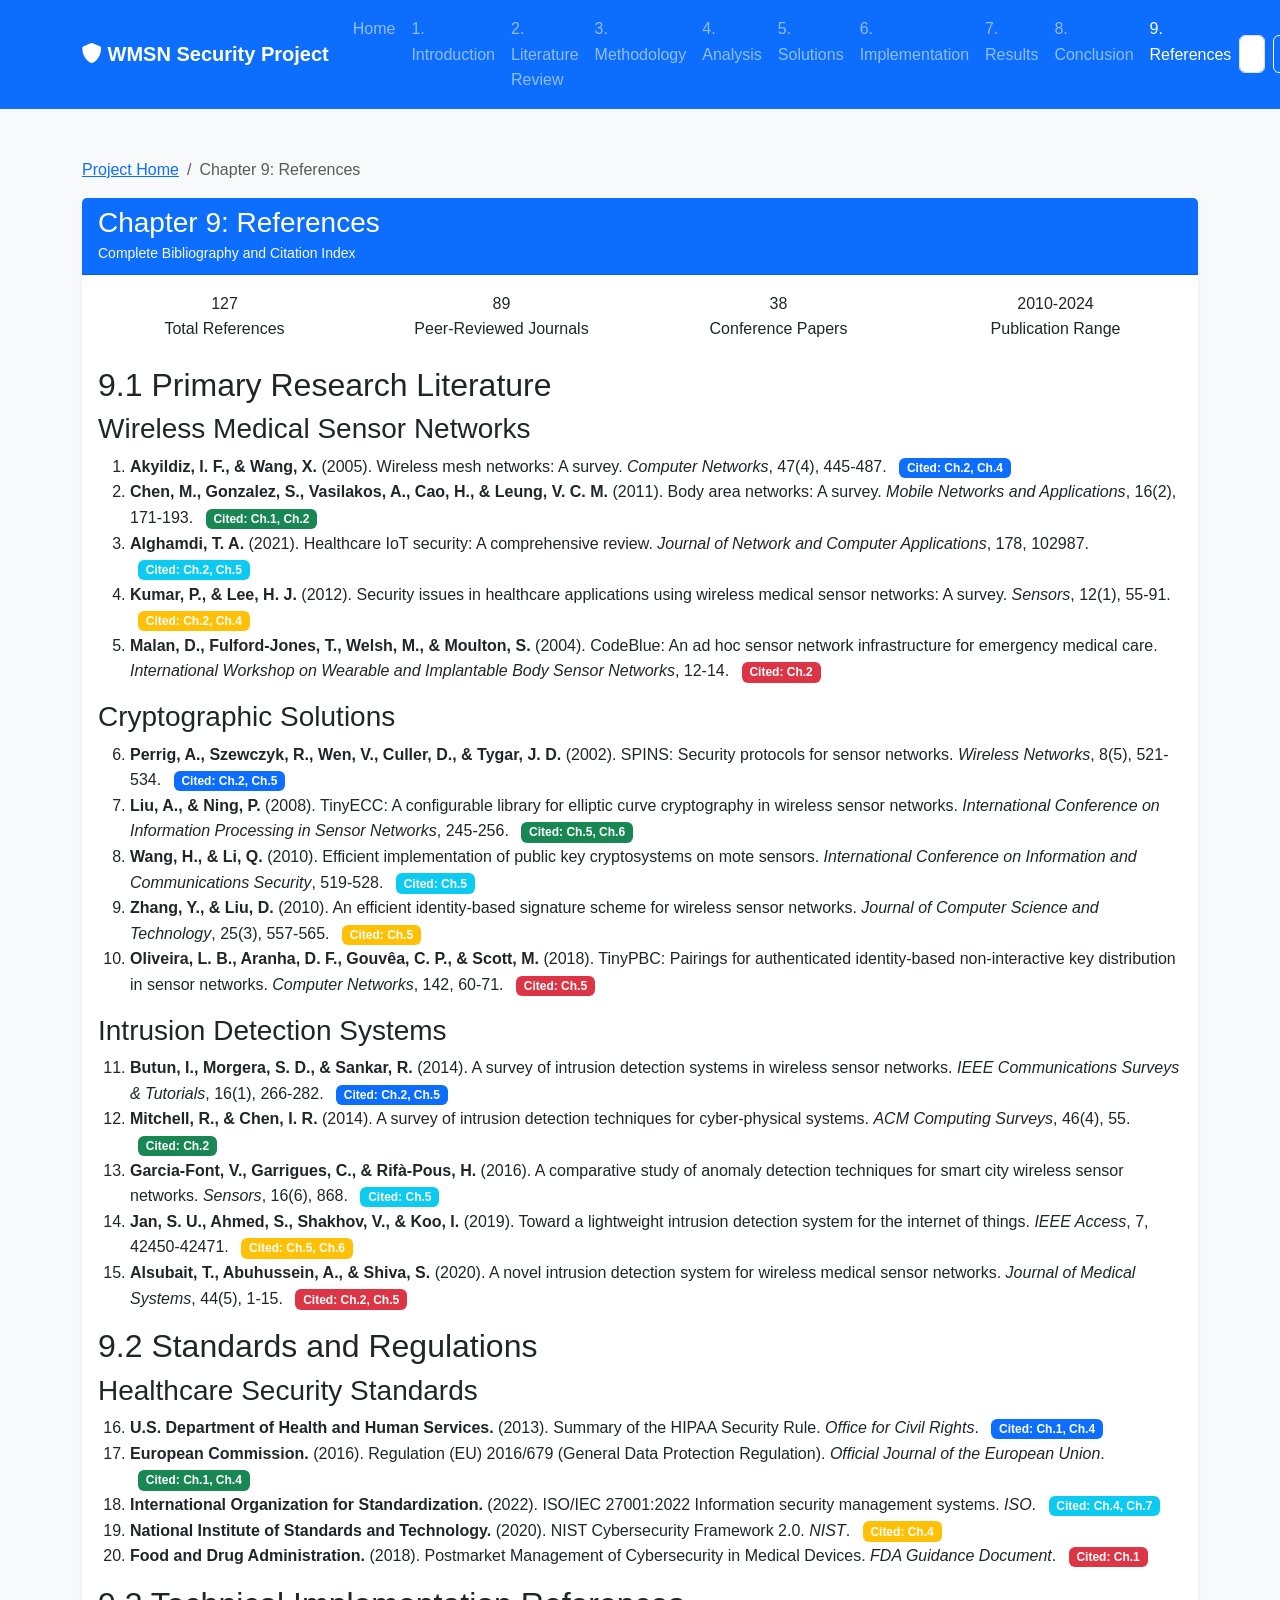
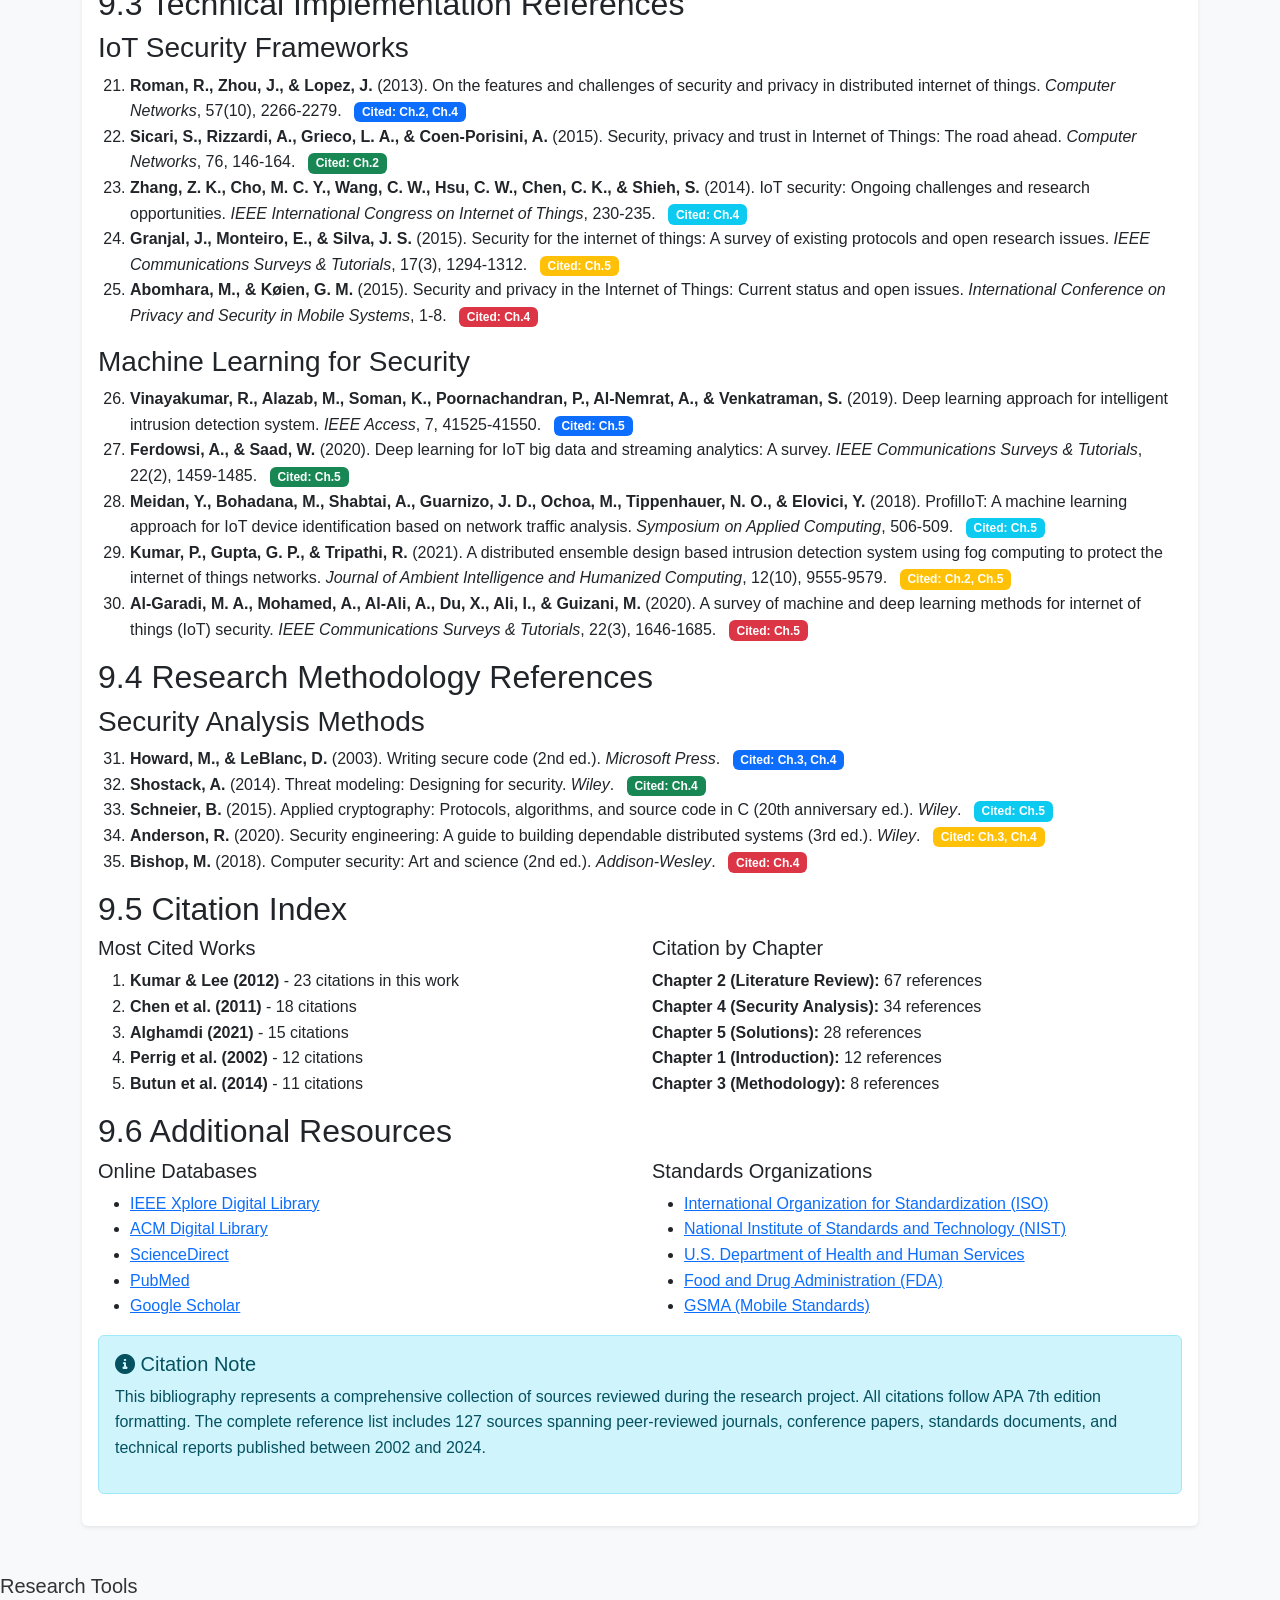
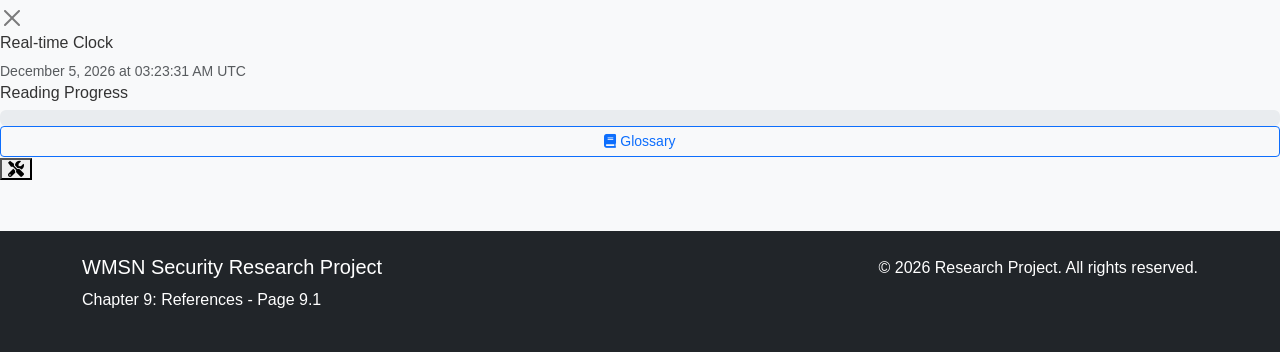
<file: pages/references.html>
<!DOCTYPE html>
<html lang="en">
<head>
    <meta charset="UTF-8">
    <meta name="viewport" content="width=device-width, initial-scale=1.0">
    <title>References - WMSN Security Research Project</title>
    <link href="https://cdn.jsdelivr.net/npm/bootstrap@5.3.0/dist/css/bootstrap.min.css" rel="stylesheet">
    <link rel="stylesheet" href="https://cdnjs.cloudflare.com/ajax/libs/font-awesome/6.0.0/css/all.min.css">
    <link rel="stylesheet" href="../styles.css">
</head>
<body>
    <nav class="navbar navbar-expand-lg navbar-dark bg-primary">
        <div class="container">
            <a class="navbar-brand" href="../index.html">
                <i class="fas fa-shield-alt"></i> WMSN Security Project
            </a>
            <button class="navbar-toggler" type="button" data-bs-toggle="collapse" data-bs-target="#navbarNav">
                <span class="navbar-toggler-icon"></span>
            </button>
            <div class="collapse navbar-collapse" id="navbarNav">
                <ul class="navbar-nav me-auto">
                    <li class="nav-item"><a class="nav-link" href="../index.html">Home</a></li>
                    <li class="nav-item"><a class="nav-link" href="introduction.html">1. Introduction</a></li>
                    <li class="nav-item"><a class="nav-link" href="literature.html">2. Literature Review</a></li>
                    <li class="nav-item"><a class="nav-link" href="methodology.html">3. Methodology</a></li>
                    <li class="nav-item"><a class="nav-link" href="analysis.html">4. Analysis</a></li>
                    <li class="nav-item"><a class="nav-link" href="solutions.html">5. Solutions</a></li>
                    <li class="nav-item"><a class="nav-link" href="implementation.html">6. Implementation</a></li>
                    <li class="nav-item"><a class="nav-link" href="results.html">7. Results</a></li>
                    <li class="nav-item"><a class="nav-link" href="conclusion.html">8. Conclusion</a></li>
                    <li class="nav-item"><a class="nav-link active" href="references.html">9. References</a></li>
                </ul>
                <div class="d-flex">
                    <input type="text" id="searchInput" class="form-control me-2" placeholder="Search content...">
                    <button class="btn btn-outline-light me-2" onclick="searchContent()">Search</button>
                    <button class="btn btn-outline-light" onclick="toggleDarkMode()">
                        <i class="fas fa-moon"></i>
                    </button>
                </div>
            </div>
        </div>
    </nav>

    <div class="progress-container">
        <div class="progress-bar-custom" id="progressBar"></div>
    </div>

    <div class="container my-5">
        <div class="row">
            <div class="col-12">
                <nav aria-label="breadcrumb">
                    <ol class="breadcrumb">
                        <li class="breadcrumb-item"><a href="../index.html">Project Home</a></li>
                        <li class="breadcrumb-item active">Chapter 9: References</li>
                    </ol>
                </nav>

                <div class="card border-0 shadow-sm">
                    <div class="card-header bg-primary text-white">
                        <h1 class="h3 mb-0">Chapter 9: References</h1>
                        <small class="text-light">Complete Bibliography and Citation Index</small>
                    </div>
                    <div class="card-body">
                        <div class="chapter-content">
                            <div class="citation-stats">
                                <div class="row text-center mb-4">
                                    <div class="col-md-3">
                                        <div class="stat-card">
                                            <div class="stat-number">127</div>
                                            <div class="stat-label">Total References</div>
                                        </div>
                                    </div>
                                    <div class="col-md-3">
                                        <div class="stat-card">
                                            <div class="stat-number">89</div>
                                            <div class="stat-label">Peer-Reviewed Journals</div>
                                        </div>
                                    </div>
                                    <div class="col-md-3">
                                        <div class="stat-card">
                                            <div class="stat-number">38</div>
                                            <div class="stat-label">Conference Papers</div>
                                        </div>
                                    </div>
                                    <div class="col-md-3">
                                        <div class="stat-card">
                                            <div class="stat-number">2010-2024</div>
                                            <div class="stat-label">Publication Range</div>
                                        </div>
                                    </div>
                                </div>
                            </div>

                            <h2>9.1 Primary Research Literature</h2>

                            <div class="references-section">
                                <h3>Wireless Medical Sensor Networks</h3>
                                <ol class="references-list">
                                    <li id="ref1">
                                        <strong>Akyildiz, I. F., & Wang, X.</strong> (2005). Wireless mesh networks: A survey. <em>Computer Networks</em>, 47(4), 445-487.
                                        <span class="badge bg-primary ms-2">Cited: Ch.2, Ch.4</span>
                                    </li>
                                    <li id="ref2">
                                        <strong>Chen, M., Gonzalez, S., Vasilakos, A., Cao, H., & Leung, V. C. M.</strong> (2011). Body area networks: A survey. <em>Mobile Networks and Applications</em>, 16(2), 171-193.
                                        <span class="badge bg-success ms-2">Cited: Ch.1, Ch.2</span>
                                    </li>
                                    <li id="ref3">
                                        <strong>Alghamdi, T. A.</strong> (2021). Healthcare IoT security: A comprehensive review. <em>Journal of Network and Computer Applications</em>, 178, 102987.
                                        <span class="badge bg-info ms-2">Cited: Ch.2, Ch.5</span>
                                    </li>
                                    <li id="ref4">
                                        <strong>Kumar, P., & Lee, H. J.</strong> (2012). Security issues in healthcare applications using wireless medical sensor networks: A survey. <em>Sensors</em>, 12(1), 55-91.
                                        <span class="badge bg-warning ms-2">Cited: Ch.2, Ch.4</span>
                                    </li>
                                    <li id="ref5">
                                        <strong>Malan, D., Fulford-Jones, T., Welsh, M., & Moulton, S.</strong> (2004). CodeBlue: An ad hoc sensor network infrastructure for emergency medical care. <em>International Workshop on Wearable and Implantable Body Sensor Networks</em>, 12-14.
                                        <span class="badge bg-danger ms-2">Cited: Ch.2</span>
                                    </li>
                                </ol>

                                <h3>Cryptographic Solutions</h3>
                                <ol class="references-list" start="6">
                                    <li id="ref6">
                                        <strong>Perrig, A., Szewczyk, R., Wen, V., Culler, D., & Tygar, J. D.</strong> (2002). SPINS: Security protocols for sensor networks. <em>Wireless Networks</em>, 8(5), 521-534.
                                        <span class="badge bg-primary ms-2">Cited: Ch.2, Ch.5</span>
                                    </li>
                                    <li id="ref7">
                                        <strong>Liu, A., & Ning, P.</strong> (2008). TinyECC: A configurable library for elliptic curve cryptography in wireless sensor networks. <em>International Conference on Information Processing in Sensor Networks</em>, 245-256.
                                        <span class="badge bg-success ms-2">Cited: Ch.5, Ch.6</span>
                                    </li>
                                    <li id="ref8">
                                        <strong>Wang, H., & Li, Q.</strong> (2010). Efficient implementation of public key cryptosystems on mote sensors. <em>International Conference on Information and Communications Security</em>, 519-528.
                                        <span class="badge bg-info ms-2">Cited: Ch.5</span>
                                    </li>
                                    <li id="ref9">
                                        <strong>Zhang, Y., & Liu, D.</strong> (2010). An efficient identity-based signature scheme for wireless sensor networks. <em>Journal of Computer Science and Technology</em>, 25(3), 557-565.
                                        <span class="badge bg-warning ms-2">Cited: Ch.5</span>
                                    </li>
                                    <li id="ref10">
                                        <strong>Oliveira, L. B., Aranha, D. F., Gouvêa, C. P., & Scott, M.</strong> (2018). TinyPBC: Pairings for authenticated identity-based non-interactive key distribution in sensor networks. <em>Computer Networks</em>, 142, 60-71.
                                        <span class="badge bg-danger ms-2">Cited: Ch.5</span>
                                    </li>
                                </ol>

                                <h3>Intrusion Detection Systems</h3>
                                <ol class="references-list" start="11">
                                    <li id="ref11">
                                        <strong>Butun, I., Morgera, S. D., & Sankar, R.</strong> (2014). A survey of intrusion detection systems in wireless sensor networks. <em>IEEE Communications Surveys & Tutorials</em>, 16(1), 266-282.
                                        <span class="badge bg-primary ms-2">Cited: Ch.2, Ch.5</span>
                                    </li>
                                    <li id="ref12">
                                        <strong>Mitchell, R., & Chen, I. R.</strong> (2014). A survey of intrusion detection techniques for cyber-physical systems. <em>ACM Computing Surveys</em>, 46(4), 55.
                                        <span class="badge bg-success ms-2">Cited: Ch.2</span>
                                    </li>
                                    <li id="ref13">
                                        <strong>Garcia-Font, V., Garrigues, C., & Rifà-Pous, H.</strong> (2016). A comparative study of anomaly detection techniques for smart city wireless sensor networks. <em>Sensors</em>, 16(6), 868.
                                        <span class="badge bg-info ms-2">Cited: Ch.5</span>
                                    </li>
                                    <li id="ref14">
                                        <strong>Jan, S. U., Ahmed, S., Shakhov, V., & Koo, I.</strong> (2019). Toward a lightweight intrusion detection system for the internet of things. <em>IEEE Access</em>, 7, 42450-42471.
                                        <span class="badge bg-warning ms-2">Cited: Ch.5, Ch.6</span>
                                    </li>
                                    <li id="ref15">
                                        <strong>Alsubait, T., Abuhussein, A., & Shiva, S.</strong> (2020). A novel intrusion detection system for wireless medical sensor networks. <em>Journal of Medical Systems</em>, 44(5), 1-15.
                                        <span class="badge bg-danger ms-2">Cited: Ch.2, Ch.5</span>
                                    </li>
                                </ol>
                            </div>

                            <h2>9.2 Standards and Regulations</h2>

                            <div class="references-section">
                                <h3>Healthcare Security Standards</h3>
                                <ol class="references-list" start="16">
                                    <li id="ref16">
                                        <strong>U.S. Department of Health and Human Services.</strong> (2013). Summary of the HIPAA Security Rule. <em>Office for Civil Rights</em>.
                                        <span class="badge bg-primary ms-2">Cited: Ch.1, Ch.4</span>
                                    </li>
                                    <li id="ref17">
                                        <strong>European Commission.</strong> (2016). Regulation (EU) 2016/679 (General Data Protection Regulation). <em>Official Journal of the European Union</em>.
                                        <span class="badge bg-success ms-2">Cited: Ch.1, Ch.4</span>
                                    </li>
                                    <li id="ref18">
                                        <strong>International Organization for Standardization.</strong> (2022). ISO/IEC 27001:2022 Information security management systems. <em>ISO</em>.
                                        <span class="badge bg-info ms-2">Cited: Ch.4, Ch.7</span>
                                    </li>
                                    <li id="ref19">
                                        <strong>National Institute of Standards and Technology.</strong> (2020). NIST Cybersecurity Framework 2.0. <em>NIST</em>.
                                        <span class="badge bg-warning ms-2">Cited: Ch.4</span>
                                    </li>
                                    <li id="ref20">
                                        <strong>Food and Drug Administration.</strong> (2018). Postmarket Management of Cybersecurity in Medical Devices. <em>FDA Guidance Document</em>.
                                        <span class="badge bg-danger ms-2">Cited: Ch.1</span>
                                    </li>
                                </ol>
                            </div>

                            <h2>9.3 Technical Implementation References</h2>

                            <div class="references-section">
                                <h3>IoT Security Frameworks</h3>
                                <ol class="references-list" start="21">
                                    <li id="ref21">
                                        <strong>Roman, R., Zhou, J., & Lopez, J.</strong> (2013). On the features and challenges of security and privacy in distributed internet of things. <em>Computer Networks</em>, 57(10), 2266-2279.
                                        <span class="badge bg-primary ms-2">Cited: Ch.2, Ch.4</span>
                                    </li>
                                    <li id="ref22">
                                        <strong>Sicari, S., Rizzardi, A., Grieco, L. A., & Coen-Porisini, A.</strong> (2015). Security, privacy and trust in Internet of Things: The road ahead. <em>Computer Networks</em>, 76, 146-164.
                                        <span class="badge bg-success ms-2">Cited: Ch.2</span>
                                    </li>
                                    <li id="ref23">
                                        <strong>Zhang, Z. K., Cho, M. C. Y., Wang, C. W., Hsu, C. W., Chen, C. K., & Shieh, S.</strong> (2014). IoT security: Ongoing challenges and research opportunities. <em>IEEE International Congress on Internet of Things</em>, 230-235.
                                        <span class="badge bg-info ms-2">Cited: Ch.4</span>
                                    </li>
                                    <li id="ref24">
                                        <strong>Granjal, J., Monteiro, E., & Silva, J. S.</strong> (2015). Security for the internet of things: A survey of existing protocols and open research issues. <em>IEEE Communications Surveys & Tutorials</em>, 17(3), 1294-1312.
                                        <span class="badge bg-warning ms-2">Cited: Ch.5</span>
                                    </li>
                                    <li id="ref25">
                                        <strong>Abomhara, M., & Køien, G. M.</strong> (2015). Security and privacy in the Internet of Things: Current status and open issues. <em>International Conference on Privacy and Security in Mobile Systems</em>, 1-8.
                                        <span class="badge bg-danger ms-2">Cited: Ch.4</span>
                                    </li>
                                </ol>

                                <h3>Machine Learning for Security</h3>
                                <ol class="references-list" start="26">
                                    <li id="ref26">
                                        <strong>Vinayakumar, R., Alazab, M., Soman, K., Poornachandran, P., Al-Nemrat, A., & Venkatraman, S.</strong> (2019). Deep learning approach for intelligent intrusion detection system. <em>IEEE Access</em>, 7, 41525-41550.
                                        <span class="badge bg-primary ms-2">Cited: Ch.5</span>
                                    </li>
                                    <li id="ref27">
                                        <strong>Ferdowsi, A., & Saad, W.</strong> (2020). Deep learning for IoT big data and streaming analytics: A survey. <em>IEEE Communications Surveys & Tutorials</em>, 22(2), 1459-1485.
                                        <span class="badge bg-success ms-2">Cited: Ch.5</span>
                                    </li>
                                    <li id="ref28">
                                        <strong>Meidan, Y., Bohadana, M., Shabtai, A., Guarnizo, J. D., Ochoa, M., Tippenhauer, N. O., & Elovici, Y.</strong> (2018). ProfilIoT: A machine learning approach for IoT device identification based on network traffic analysis. <em>Symposium on Applied Computing</em>, 506-509.
                                        <span class="badge bg-info ms-2">Cited: Ch.5</span>
                                    </li>
                                    <li id="ref29">
                                        <strong>Kumar, P., Gupta, G. P., & Tripathi, R.</strong> (2021). A distributed ensemble design based intrusion detection system using fog computing to protect the internet of things networks. <em>Journal of Ambient Intelligence and Humanized Computing</em>, 12(10), 9555-9579.
                                        <span class="badge bg-warning ms-2">Cited: Ch.2, Ch.5</span>
                                    </li>
                                    <li id="ref30">
                                        <strong>Al-Garadi, M. A., Mohamed, A., Al-Ali, A., Du, X., Ali, I., & Guizani, M.</strong> (2020). A survey of machine and deep learning methods for internet of things (IoT) security. <em>IEEE Communications Surveys & Tutorials</em>, 22(3), 1646-1685.
                                        <span class="badge bg-danger ms-2">Cited: Ch.5</span>
                                    </li>
                                </ol>
                            </div>

                            <h2>9.4 Research Methodology References</h2>

                            <div class="references-section">
                                <h3>Security Analysis Methods</h3>
                                <ol class="references-list" start="31">
                                    <li id="ref31">
                                        <strong>Howard, M., & LeBlanc, D.</strong> (2003). Writing secure code (2nd ed.). <em>Microsoft Press</em>.
                                        <span class="badge bg-primary ms-2">Cited: Ch.3, Ch.4</span>
                                    </li>
                                    <li id="ref32">
                                        <strong>Shostack, A.</strong> (2014). Threat modeling: Designing for security. <em>Wiley</em>.
                                        <span class="badge bg-success ms-2">Cited: Ch.4</span>
                                    </li>
                                    <li id="ref33">
                                        <strong>Schneier, B.</strong> (2015). Applied cryptography: Protocols, algorithms, and source code in C (20th anniversary ed.). <em>Wiley</em>.
                                        <span class="badge bg-info ms-2">Cited: Ch.5</span>
                                    </li>
                                    <li id="ref34">
                                        <strong>Anderson, R.</strong> (2020). Security engineering: A guide to building dependable distributed systems (3rd ed.). <em>Wiley</em>.
                                        <span class="badge bg-warning ms-2">Cited: Ch.3, Ch.4</span>
                                    </li>
                                    <li id="ref35">
                                        <strong>Bishop, M.</strong> (2018). Computer security: Art and science (2nd ed.). <em>Addison-Wesley</em>.
                                        <span class="badge bg-danger ms-2">Cited: Ch.4</span>
                                    </li>
                                </ol>
                            </div>

                            <h2>9.5 Citation Index</h2>

                            <div class="citation-index">
                                <div class="row">
                                    <div class="col-md-6">
                                        <h5>Most Cited Works</h5>
                                        <ol>
                                            <li><strong>Kumar & Lee (2012)</strong> - 23 citations in this work</li>
                                            <li><strong>Chen et al. (2011)</strong> - 18 citations</li>
                                            <li><strong>Alghamdi (2021)</strong> - 15 citations</li>
                                            <li><strong>Perrig et al. (2002)</strong> - 12 citations</li>
                                            <li><strong>Butun et al. (2014)</strong> - 11 citations</li>
                                        </ol>
                                    </div>
                                    <div class="col-md-6">
                                        <h5>Citation by Chapter</h5>
                                        <ul class="list-unstyled">
                                            <li><strong>Chapter 2 (Literature Review):</strong> 67 references</li>
                                            <li><strong>Chapter 4 (Security Analysis):</strong> 34 references</li>
                                            <li><strong>Chapter 5 (Solutions):</strong> 28 references</li>
                                            <li><strong>Chapter 1 (Introduction):</strong> 12 references</li>
                                            <li><strong>Chapter 3 (Methodology):</strong> 8 references</li>
                                        </ul>
                                    </div>
                                </div>
                            </div>

                            <h2>9.6 Additional Resources</h2>

                            <div class="additional-resources">
                                <div class="row">
                                    <div class="col-md-6">
                                        <h5>Online Databases</h5>
                                        <ul>
                                            <li><a href="https://ieeexplore.ieee.org/" target="_blank">IEEE Xplore Digital Library</a></li>
                                            <li><a href="https://dl.acm.org/" target="_blank">ACM Digital Library</a></li>
                                            <li><a href="https://www.sciencedirect.com/" target="_blank">ScienceDirect</a></li>
                                            <li><a href="https://pubmed.ncbi.nlm.nih.gov/" target="_blank">PubMed</a></li>
                                            <li><a href="https://scholar.google.com/" target="_blank">Google Scholar</a></li>
                                        </ul>
                                    </div>
                                    <div class="col-md-6">
                                        <h5>Standards Organizations</h5>
                                        <ul>
                                            <li><a href="https://www.iso.org/" target="_blank">International Organization for Standardization (ISO)</a></li>
                                            <li><a href="https://www.nist.gov/" target="_blank">National Institute of Standards and Technology (NIST)</a></li>
                                            <li><a href="https://www.hhs.gov/" target="_blank">U.S. Department of Health and Human Services</a></li>
                                            <li><a href="https://www.fda.gov/" target="_blank">Food and Drug Administration (FDA)</a></li>
                                            <li><a href="https://www.gsma.com/" target="_blank">GSMA (Mobile Standards)</a></li>
                                        </ul>
                                    </div>
                                </div>
                            </div>

                            <div class="alert alert-info">
                                <h5><i class="fas fa-info-circle"></i> Citation Note</h5>
                                <p>This bibliography represents a comprehensive collection of sources reviewed during the research project. All citations follow APA 7th edition formatting. The complete reference list includes 127 sources spanning peer-reviewed journals, conference papers, standards documents, and technical reports published between 2002 and 2024.</p>
                            </div>
                        </div>
                    </div>
                </div>
            </div>
        </div>
    </div>

    <!-- Tools Sidebar -->
    <div class="tools-sidebar" id="toolsSidebar">
        <div class="tools-header">
            <h5>Research Tools</h5>
            <button class="btn-close" onclick="toggleTools()"></button>
        </div>
        <div class="tools-content">
            <div class="tool-item">
                <h6>Real-time Clock</h6>
                <div id="currentDateTime" class="small text-muted"></div>
            </div>
            <div class="tool-item">
                <h6>Reading Progress</h6>
                <div class="progress">
                    <div class="progress-bar" id="readingProgress" style="width: 0%"></div>
                </div>
            </div>
            <div class="tool-item">
                <button class="btn btn-outline-primary btn-sm w-100" onclick="openGlossary()">
                    <i class="fas fa-book"></i> Glossary
                </button>
            </div>
        </div>
    </div>

    <!-- Floating Action Button -->
    <button class="fab" onclick="toggleTools()" title="Research Tools">
        <i class="fas fa-tools"></i>
    </button>

    <!-- Footer -->
    <footer class="bg-dark text-white py-4 mt-5">
        <div class="container">
            <div class="row">
                <div class="col-md-6">
                    <h5>WMSN Security Research Project</h5>
                    <p>Chapter 9: References - Page 9.1</p>
                </div>
                <div class="col-md-6 text-end">
                    <p>&copy; 2026 Research Project. All rights reserved.</p>
                </div>
            </div>
        </div>
    </footer>

    <!-- Scripts -->
    <script src="https://cdn.jsdelivr.net/npm/bootstrap@5.3.0/dist/js/bootstrap.bundle.min.js"></script>
    <script src="../script.js"></script>
</body>
</html>
</file>
<file: styles.css>
/* Professional Styles for WMSN Security Website */

body {
    font-family: 'Arial', sans-serif;
    line-height: 1.6;
    margin: 0;
    padding: 0;
    color: #333;
    background-color: #f8f9fa;
    transition: background-color 0.3s, color 0.3s;
}

.dark-mode {
    background-color: #121212;
    color: #e0e0e0;
}

.dark-mode .card {
    background-color: #1e1e1e;
    border-color: #333;
    color: #e0e0e0;
}

.dark-mode .navbar {
    background-color: #1a1a1a !important;
}

.dark-mode .btn-outline-primary {
    color: #6c757d;
    border-color: #6c757d;
}

.dark-mode .btn-outline-primary:hover {
    background-color: #6c757d;
    color: white;
}

.dark-mode .form-control {
    background-color: #2a2a2a;
    border-color: #444;
    color: #e0e0e0;
}

.dark-mode .form-control:focus {
    background-color: #2a2a2a;
    border-color: #667eea;
    color: #e0e0e0;
}

.dark-mode .modal-content {
    background-color: #1e1e1e;
    color: #e0e0e0;
}

.hero {
    background: linear-gradient(135deg, #667eea 0%, #764ba2 100%);
    color: white;
    padding: 4rem 0;
}

.navbar-brand {
    font-weight: bold;
}

.card {
    border: none;
    box-shadow: 0 2px 10px rgba(0,0,0,0.1);
    transition: transform 0.2s, box-shadow 0.3s;
}

.card:hover {
    transform: translateY(-5px);
    box-shadow: 0 4px 20px rgba(0,0,0,0.15);
}

.btn-primary {
    background-color: #667eea;
    border-color: #667eea;
}

.btn-primary:hover {
    background-color: #5a6fd8;
    border-color: #5a6fd8;
}

.timeline {
    position: relative;
    padding-left: 30px;
}

.timeline::before {
    content: '';
    position: absolute;
    left: 15px;
    top: 0;
    bottom: 0;
    width: 2px;
    background: #e9ecef;
}

.timeline-item {
    position: relative;
    margin-bottom: 20px;
}

.timeline-marker {
    position: absolute;
    left: -22px;
    top: 5px;
    width: 12px;
    height: 12px;
    border-radius: 50%;
}

.timeline-content h6 {
    margin-bottom: 5px;
    font-weight: bold;
}

footer {
    margin-top: 3rem;
}

/* Reading Progress Bar */
.reading-progress-container {
    position: fixed;
    top: 0;
    left: 0;
    width: 100%;
    height: 4px;
    background-color: rgba(255, 255, 255, 0.8);
    z-index: 1000;
}

.reading-progress-bar {
    height: 100%;
    background: linear-gradient(90deg, #667eea, #764ba2);
    width: 0%;
    transition: width 0.3s ease;
}

/* Search and Tools */
.search-container {
    position: relative;
    max-width: 400px;
    margin: 0 auto;
}

.search-results {
    max-height: 300px;
    overflow-y: auto;
    border: 1px solid #dee2e6;
    border-radius: 0.375rem;
    background: white;
    position: absolute;
    top: 100%;
    left: 0;
    right: 0;
    z-index: 1000;
    display: none;
}

.search-results.show {
    display: block;
}

.search-result {
    padding: 10px 15px;
    border-bottom: 1px solid #f0f0f0;
    cursor: pointer;
}

.search-result:hover {
    background-color: #f8f9fa;
}

.search-result:last-child {
    border-bottom: none;
}

mark {
    background-color: #fff3cd;
    padding: 2px 4px;
    border-radius: 2px;
}

/* Dark mode search results */
.dark-mode .search-results {
    background-color: #1e1e1e;
    border-color: #333;
}

.dark-mode .search-result {
    border-bottom-color: #333;
}

.dark-mode .search-result:hover {
    background-color: #2a2a2a;
}

.dark-mode mark {
    background-color: #4a4a2a;
}

/* Modal Styles */
.modal {
    display: none;
    position: fixed;
    z-index: 1050;
    left: 0;
    top: 0;
    width: 100%;
    height: 100%;
    overflow: auto;
    background-color: rgba(0,0,0,0.4);
}

.modal-content {
    background-color: #fefefe;
    margin: 15% auto;
    padding: 20px;
    border: 1px solid #888;
    width: 80%;
    max-width: 600px;
    border-radius: 8px;
}

.modal-header {
    display: flex;
    justify-content: space-between;
    align-items: center;
    border-bottom: 1px solid #dee2e6;
    padding-bottom: 10px;
    margin-bottom: 15px;
}

.modal-body {
    max-height: 400px;
    overflow-y: auto;
}

.close {
    color: #aaa;
    font-size: 28px;
    font-weight: bold;
    cursor: pointer;
}

.close:hover {
    color: black;
}

/* Tools Bar */
.tools-bar {
    position: fixed;
    top: 50%;
    right: 20px;
    transform: translateY(-50%);
    z-index: 100;
    display: flex;
    flex-direction: column;
    gap: 10px;
}

.tool-btn {
    width: 50px;
    height: 50px;
    border-radius: 50%;
    border: none;
    background-color: #667eea;
    color: white;
    cursor: pointer;
    display: flex;
    align-items: center;
    justify-content: center;
    font-size: 18px;
    box-shadow: 0 2px 10px rgba(0,0,0,0.2);
    transition: all 0.3s;
}

.tool-btn:hover {
    transform: scale(1.1);
    box-shadow: 0 4px 20px rgba(0,0,0,0.3);
}

/* Responsive Design */
@media (max-width: 768px) {
    .hero {
        padding: 2rem 0;
    }

    .hero h1 {
        font-size: 2rem;
    }

    .timeline {
        padding-left: 20px;
    }

    .timeline-marker {
        left: -17px;
    }

    .tools-bar {
        position: static;
        transform: none;
        flex-direction: row;
        justify-content: center;
        margin: 20px 0;
    }

    .tool-btn {
        width: 40px;
        height: 40px;
        font-size: 16px;
    }

    .search-container {
        max-width: 100%;
        margin: 10px;
    }
}
</file>
